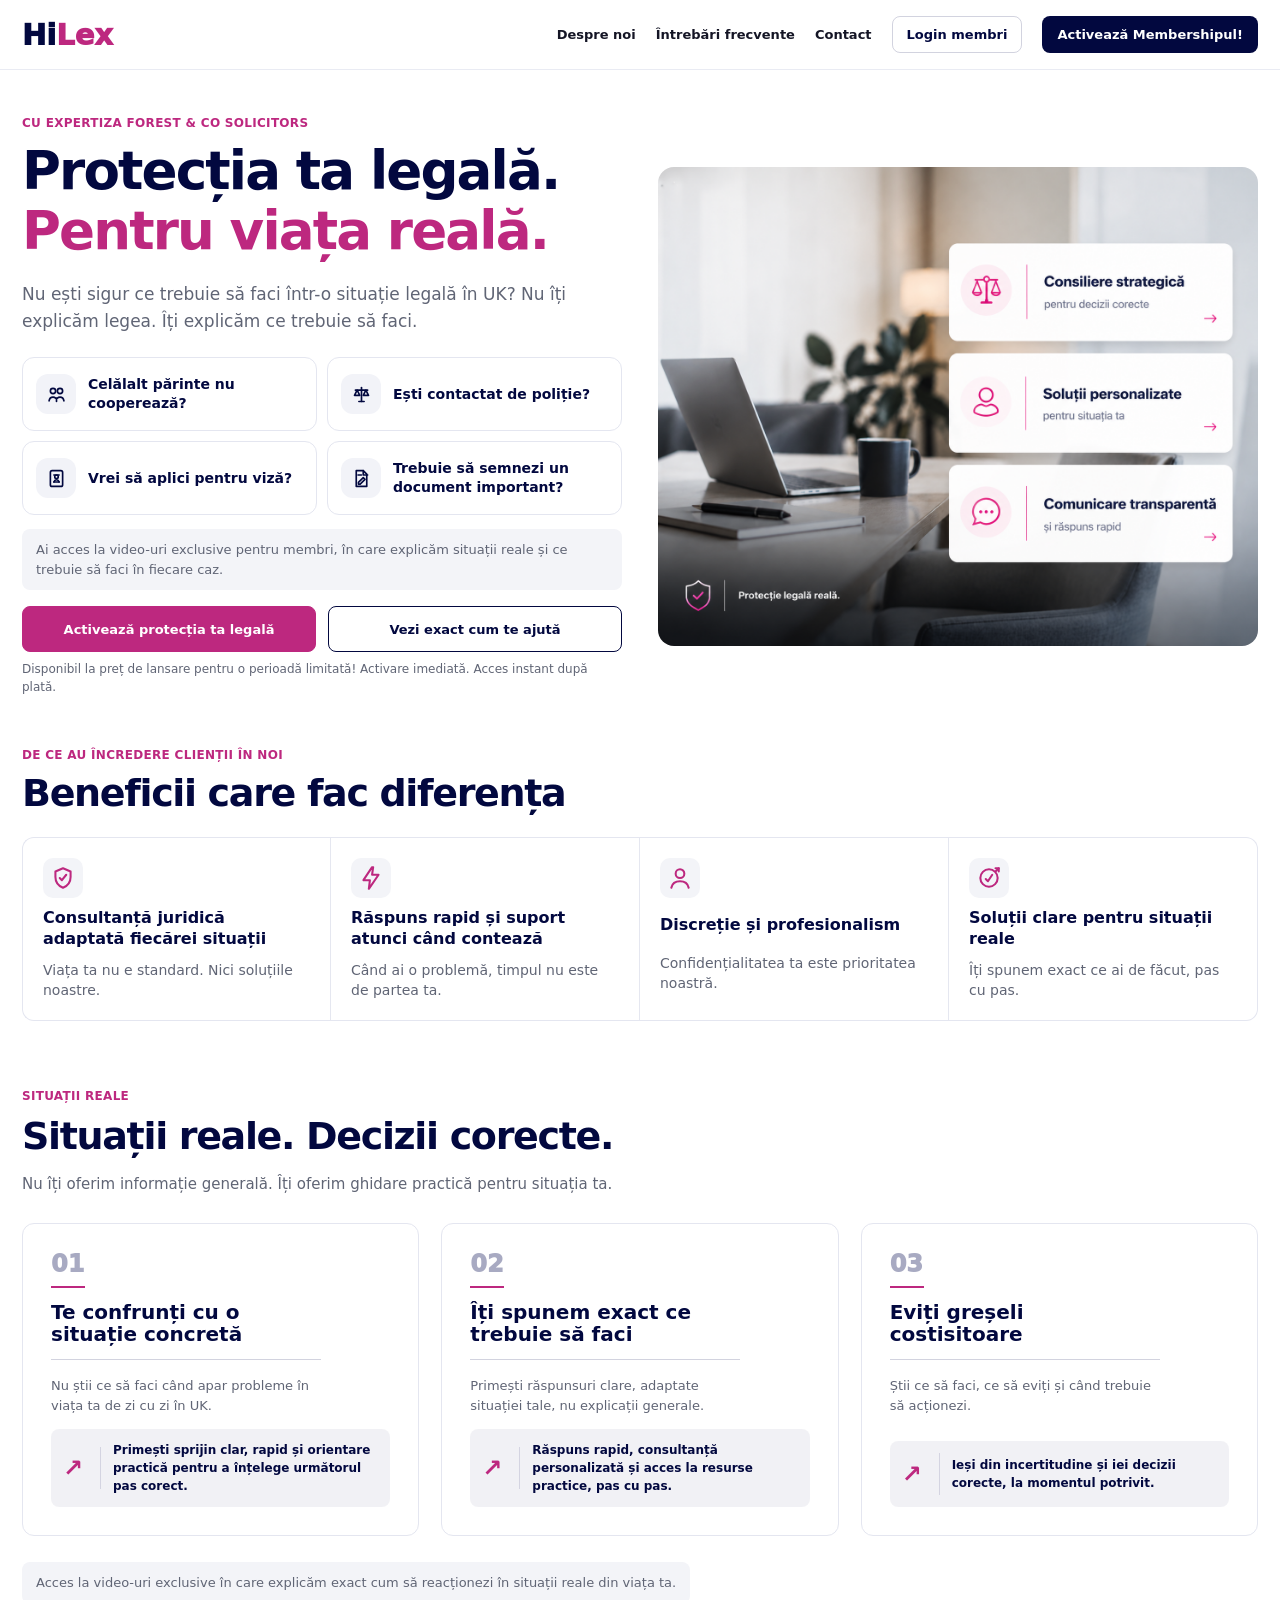
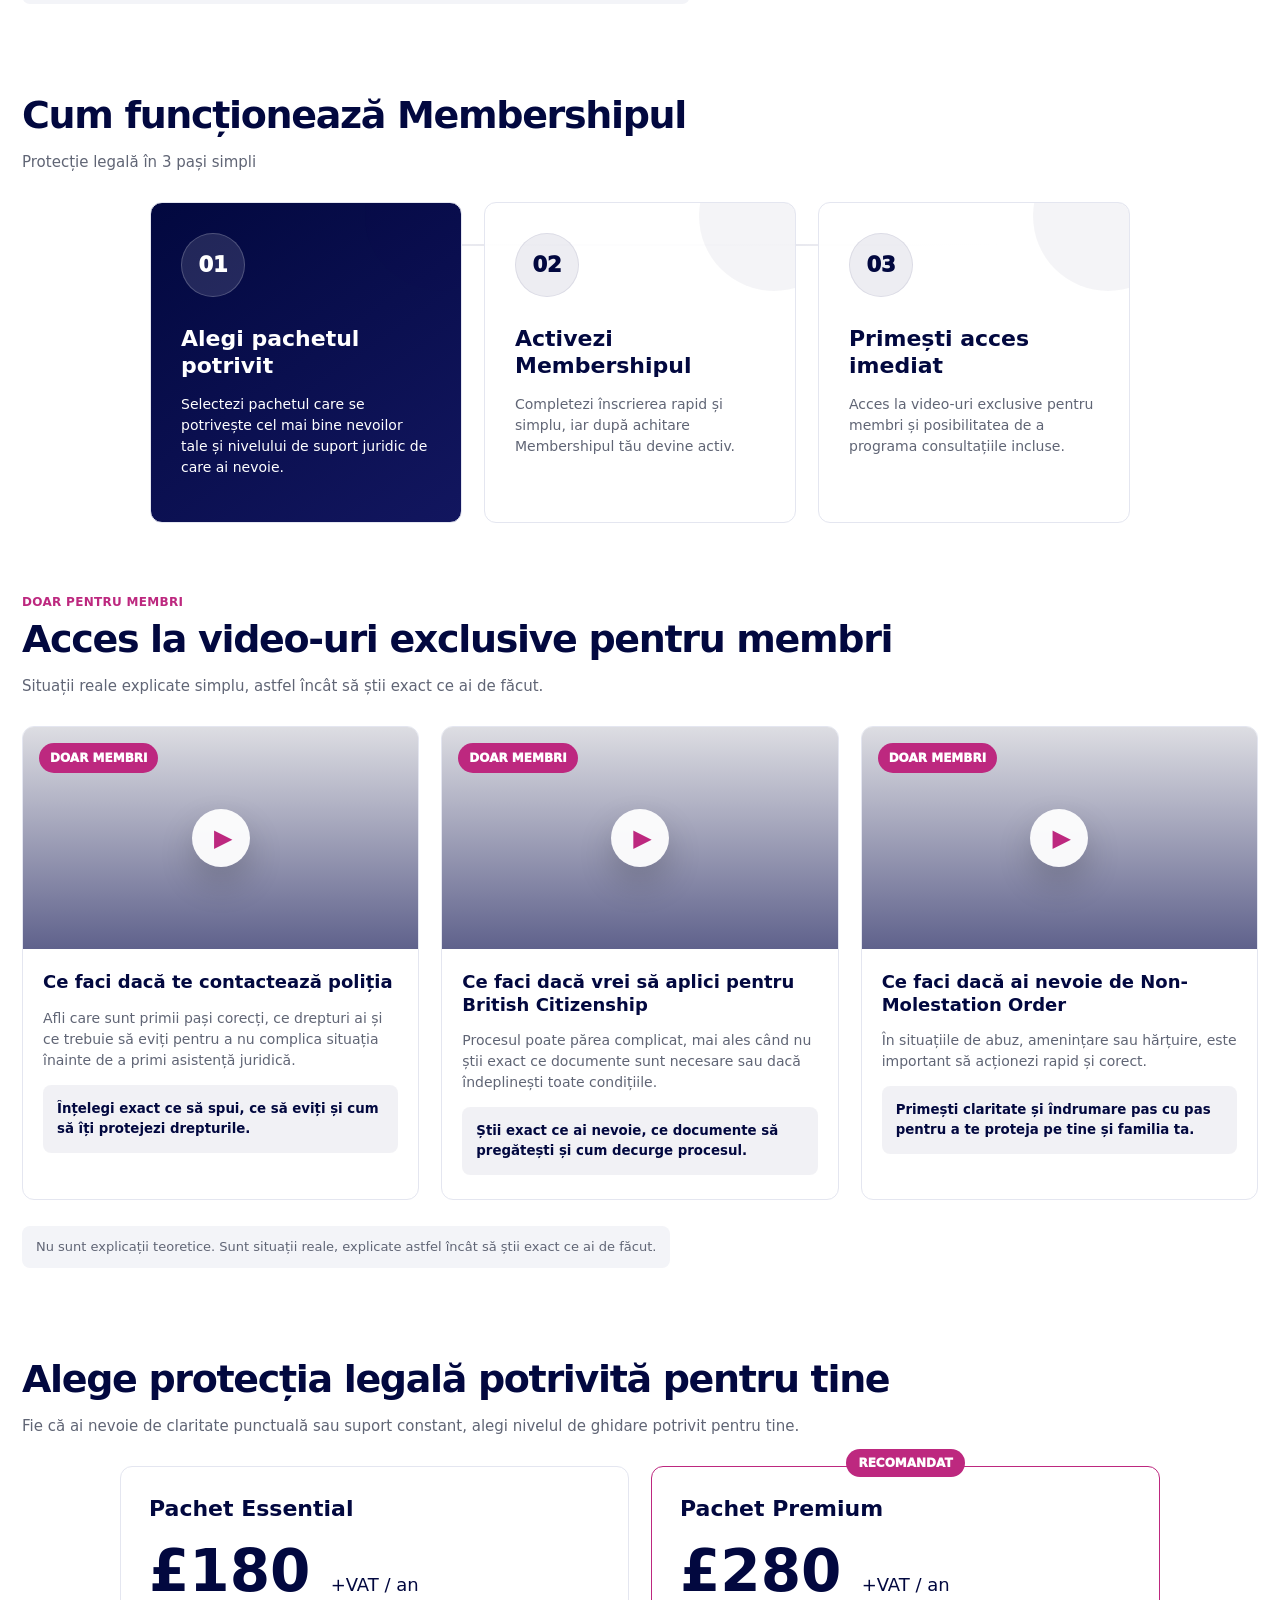
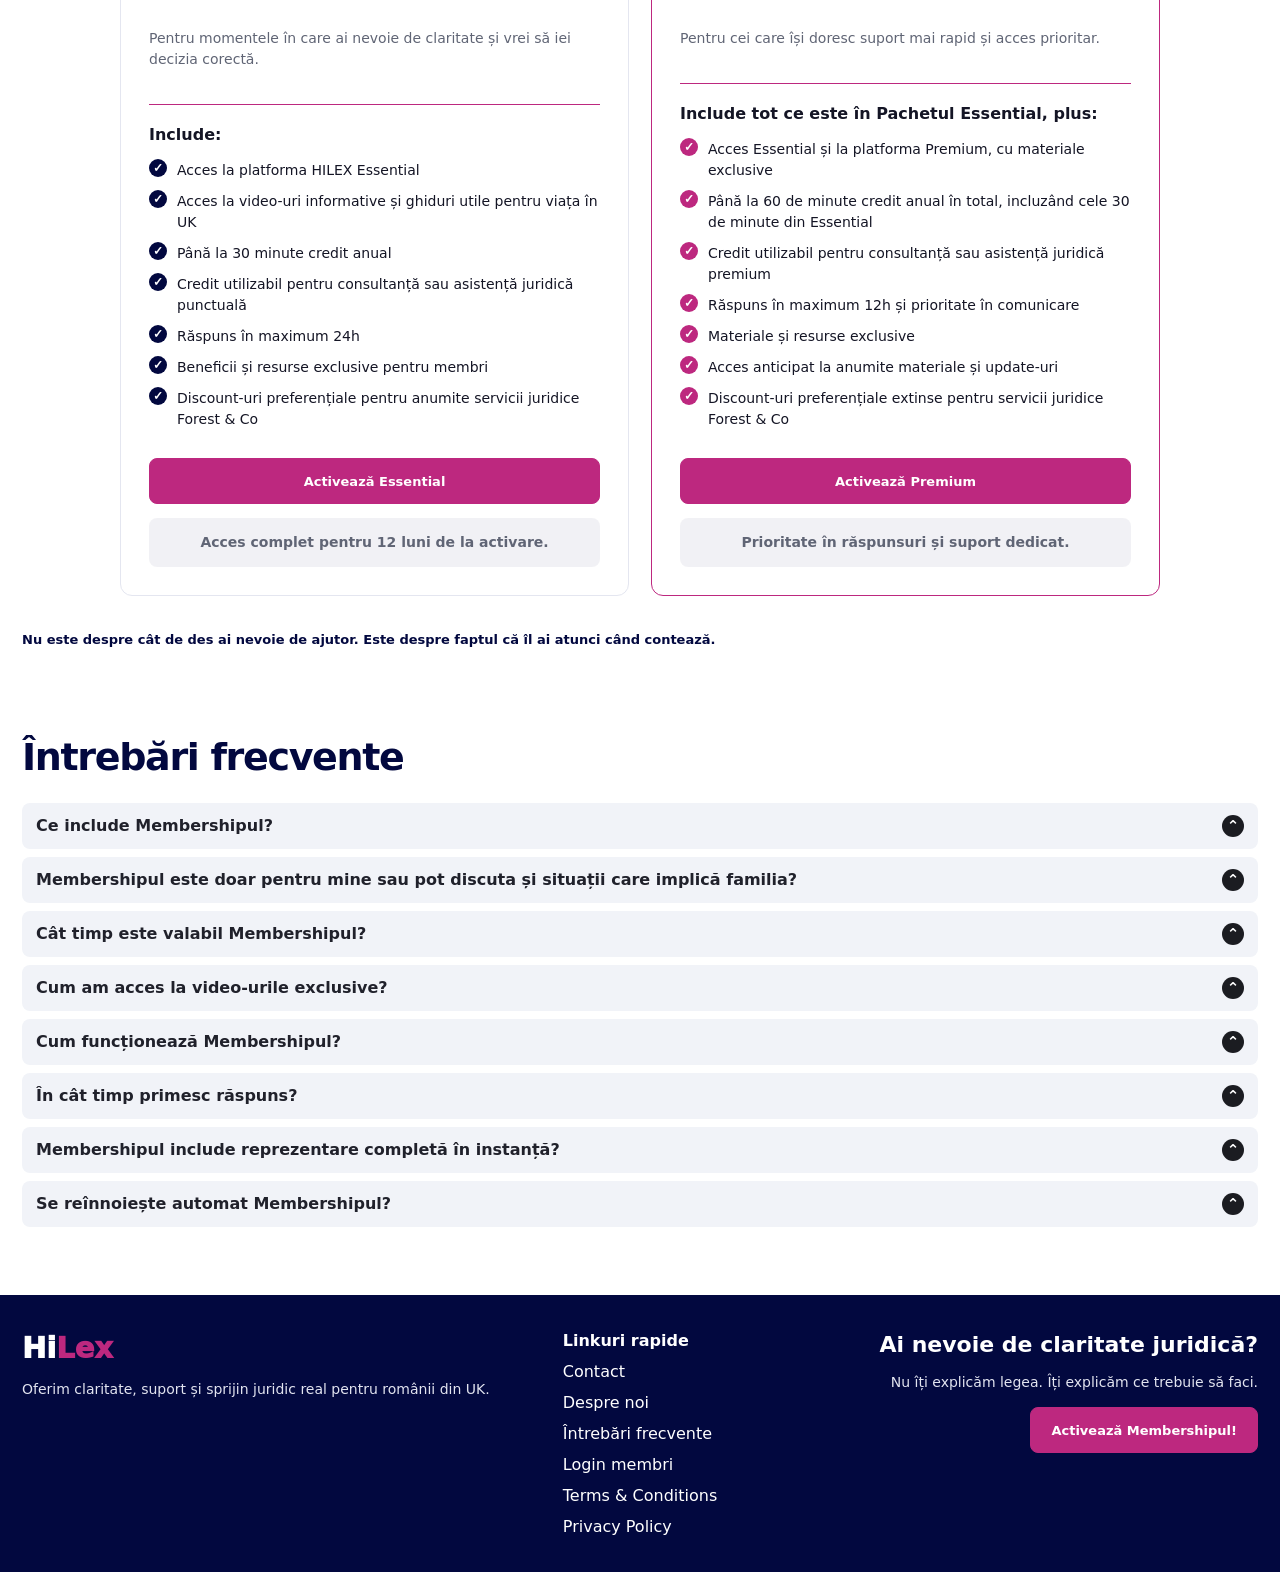
<file: index.html>
<!doctype html>
<html lang="ro">
  <head>
    <meta charset="utf-8" />
    <meta name="viewport" content="width=device-width, initial-scale=1" />
    <title>HILEX - Protecția ta legală</title>
    <meta
      name="description"
      content="Protecția ta legală. Pentru viața reală. HILEX oferă video-uri exclusive și ghidare practică pentru românii din UK."
    />
    <link rel="stylesheet" href="styles.css" />
    <link rel="stylesheet" href="home.css" />
  </head>
  <body>
    <header class="site-header">
      <a class="brand" href="#">Hi<span>Lex</span></a>
      <nav>
        <a href="about.html">Despre noi</a>
        <a href="#faq">Întrebări frecvente</a>
        <a href="contact.html">Contact</a>
        <a class="header-login" href="https://membersaccess.hilex.co.uk/login">Login membri</a>
        <a class="header-cta" href="#pachete">Activează Membershipul!</a>
      </nav>
    </header>

    <main>
      <section class="hero">
        <div class="hero-copy">
          <p class="kicker">Cu expertiza Forest & Co Solicitors</p>
          <h1><span class="line-one">Protecția ta legală.</span><span class="line-two">Pentru viața reală.</span></h1>
          <p class="lead">
            Nu ești sigur ce trebuie să faci într-o situație legală în UK?
            Nu îți explicăm legea. Îți explicăm ce trebuie să faci.
          </p>

          <div class="problem-grid">
            <article>
              <span class="icon" aria-hidden="true">
                <svg viewBox="0 0 24 24"><path d="M16 11c1.7 0 3-1.3 3-3s-1.3-3-3-3-3 1.3-3 3 1.3 3 3 3Z"/><path d="M8 11c1.7 0 3-1.3 3-3S9.7 5 8 5 5 6.3 5 8s1.3 3 3 3Z"/><path d="M3.5 19.2c.5-2.8 2.2-4.2 4.5-4.2 1.2 0 2.2.4 3 1.2"/><path d="M20.5 19.2c-.5-2.8-2.2-4.2-4.5-4.2-1.2 0-2.2.4-3 1.2"/><path d="M12 20v-3.8"/></svg>
              </span>
              <strong>Celălalt părinte nu cooperează?</strong>
            </article>
            <article>
              <span class="icon" aria-hidden="true">
                <svg viewBox="0 0 24 24"><path d="M12 4v16"/><path d="M5 7h14"/><path d="M7 7 4 13h6L7 7Z"/><path d="m17 7-3 6h6l-3-6Z"/><path d="M9 20h6"/></svg>
              </span>
              <strong>Ești contactat de poliție?</strong>
            </article>
            <article>
              <span class="icon" aria-hidden="true">
                <svg viewBox="0 0 24 24"><rect x="5" y="3" width="14" height="18" rx="2"/><path d="M9 8h6"/><path d="M9 16h6"/><path d="M12 12a2 2 0 1 0 0-4 2 2 0 0 0 0 4Z"/><path d="M9 16c.5-1.7 1.5-2.6 3-2.6s2.5.9 3 2.6"/></svg>
              </span>
              <strong>Vrei să aplici pentru viză?</strong>
            </article>
            <article>
              <span class="icon" aria-hidden="true">
                <svg viewBox="0 0 24 24"><path d="M6 3h8l4 4v14H6V3Z"/><path d="M14 3v5h5"/><path d="M8.5 16.5 14 11l2 2-5.5 5.5H8.5v-2Z"/><path d="M8 8h4"/></svg>
              </span>
              <strong>Trebuie să semnezi un document important?</strong>
            </article>
          </div>

          <p class="member-note">
            Ai acces la video-uri exclusive pentru membri, în care explicăm situații reale și ce trebuie să faci în fiecare caz.
          </p>

          <div class="actions">
            <a class="button primary" href="#pachete">Activează protecția ta legală</a>
            <a class="button secondary" href="#continut">Vezi exact cum te ajută</a>
          </div>
          <p class="launch-note">Disponibil la preț de lansare pentru o perioadă limitată! Activare imediată. Acces instant după plată.</p>
        </div>

        <aside class="hero-media">
          <div class="media-card">
            <div class="media-image"></div>
            <span class="floating-note note-one" data-icon="scale"><strong>Consiliere strategică</strong> pentru decizii corecte</span>
            <span class="floating-note note-two" data-icon="person"><strong>Soluții personalizate</strong> pentru situația ta</span>
            <span class="floating-note note-three" data-icon="chat"><strong>Comunicare transparentă</strong> și răspuns rapid</span>
          </div>
        </aside>
      </section>

      <section class="trust-strip">
        <div class="trust-title">
          <span>De ce au încredere clienții în noi</span>
          <h2>Beneficii care fac diferența</h2>
        </div>
        <article>
          <span class="trust-icon" aria-hidden="true">
            <svg viewBox="0 0 24 24"><path d="M12 3 19 6v5c0 4.5-2.8 8.2-7 10-4.2-1.8-7-5.5-7-10V6l7-3Z"/><path d="m9 12 2 2 4-5"/></svg>
          </span>
          <strong>Consultanță juridică adaptată fiecărei situații</strong>
          <p>Viața ta nu e standard. Nici soluțiile noastre.</p>
        </article>
        <article>
          <span class="trust-icon" aria-hidden="true">
            <svg viewBox="0 0 24 24"><path d="m13 2-8 12h6l-1 8 9-13h-6l1-7Z"/></svg>
          </span>
          <strong>Răspuns rapid și suport atunci când contează</strong>
          <p>Când ai o problemă, timpul nu este de partea ta.</p>
        </article>
        <article>
          <span class="trust-icon" aria-hidden="true">
            <svg viewBox="0 0 24 24"><path d="M12 12a4 4 0 1 0 0-8 4 4 0 0 0 0 8Z"/><path d="M4 21c.8-4 3.4-6 8-6s7.2 2 8 6"/></svg>
          </span>
          <strong>Discreție și profesionalism</strong>
          <p>Confidențialitatea ta este prioritatea noastră.</p>
        </article>
        <article>
          <span class="trust-icon" aria-hidden="true">
            <svg viewBox="0 0 24 24"><circle cx="12" cy="12" r="8"/><path d="m15 9-4 6-2-2"/><path d="M18 6l3-3"/><path d="M18 3h3v3"/></svg>
          </span>
          <strong>Soluții clare pentru situații reale</strong>
          <p>Îți spunem exact ce ai de făcut, pas cu pas.</p>
        </article>
      </section>

      <section class="section centered" id="continut">
        <p class="mini-label">Situații reale</p>
        <h2>Situații reale. Decizii corecte.</h2>
        <p class="muted">Nu îți oferim informație generală. Îți oferim ghidare practică pentru situația ta.</p>
        <div class="situation-grid">
          <article class="info-card">
            <span class="card-number">01</span>
            <h3>Te confrunți cu o situație concretă</h3>
            <p>Nu știi ce să faci când apar probleme în viața ta de zi cu zi în UK.</p>
            <strong><span>↗</span>Primești sprijin clar, rapid și orientare practică pentru a înțelege următorul pas corect.</strong>
          </article>
          <article class="info-card emphasized">
            <span class="card-number">02</span>
            <h3>Îți spunem exact ce trebuie să faci</h3>
            <p>Primești răspunsuri clare, adaptate situației tale, nu explicații generale.</p>
            <strong><span>↗</span>Răspuns rapid, consultanță personalizată și acces la resurse practice, pas cu pas.</strong>
          </article>
          <article class="info-card">
            <span class="card-number">03</span>
            <h3>Eviți greșeli costisitoare</h3>
            <p>Știi ce să faci, ce să eviți și când trebuie să acționezi.</p>
            <strong><span>↗</span>Ieși din incertitudine și iei decizii corecte, la momentul potrivit.</strong>
          </article>
        </div>
        <p class="member-note slim">Acces la video-uri exclusive în care explicăm exact cum să reacționezi în situații reale din viața ta.</p>
      </section>

      <section class="section centered soft" id="despre">
        <h2>Cum funcționează Membershipul</h2>
        <p class="muted">Protecție legală în 3 pași simpli</p>
        <div class="steps-grid">
          <article class="step active">
            <span>01</span>
            <h3>Alegi pachetul potrivit</h3>
            <p>Selectezi pachetul care se potrivește cel mai bine nevoilor tale și nivelului de suport juridic de care ai nevoie.</p>
          </article>
          <article class="step">
            <span>02</span>
            <h3>Activezi Membershipul</h3>
            <p>Completezi înscrierea rapid și simplu, iar după achitare Membershipul tău devine activ.</p>
          </article>
          <article class="step">
            <span>03</span>
            <h3>Primești acces imediat</h3>
            <p>Acces la video-uri exclusive pentru membri și posibilitatea de a programa consultațiile incluse.</p>
          </article>
        </div>
      </section>

      <section class="section centered">
        <span class="mini-label">Doar pentru membri</span>
        <h2>Acces la video-uri exclusive pentru membri</h2>
        <p class="muted">Situații reale explicate simplu, astfel încât să știi exact ce ai de făcut.</p>
        <div class="video-grid">
          <article class="video-card">
            <button class="video-thumb police video-preview" type="button" aria-haspopup="dialog" aria-controls="member-modal">
              <span>▶</span><b>Doar membri</b>
            </button>
            <h3>Ce faci dacă te contactează poliția</h3>
            <p>Afli care sunt primii pași corecți, ce drepturi ai și ce trebuie să eviți pentru a nu complica situația înainte de a primi asistență juridică.</p>
            <small>Înțelegi exact ce să spui, ce să eviți și cum să îți protejezi drepturile.</small>
          </article>
          <article class="video-card">
            <button class="video-thumb citizenship video-preview" type="button" aria-haspopup="dialog" aria-controls="member-modal">
              <span>▶</span><b>Doar membri</b>
            </button>
            <h3>Ce faci dacă vrei să aplici pentru British Citizenship</h3>
            <p>Procesul poate părea complicat, mai ales când nu știi exact ce documente sunt necesare sau dacă îndeplinești toate condițiile.</p>
            <small>Știi exact ce ai nevoie, ce documente să pregătești și cum decurge procesul.</small>
          </article>
          <article class="video-card">
            <button class="video-thumb protection video-preview" type="button" aria-haspopup="dialog" aria-controls="member-modal">
              <span>▶</span><b>Doar membri</b>
            </button>
            <h3>Ce faci dacă ai nevoie de Non-Molestation Order</h3>
            <p>În situațiile de abuz, amenințare sau hărțuire, este important să acționezi rapid și corect.</p>
            <small>Primești claritate și îndrumare pas cu pas pentru a te proteja pe tine și familia ta.</small>
          </article>
        </div>
        <p class="member-note slim">Nu sunt explicații teoretice. Sunt situații reale, explicate astfel încât să știi exact ce ai de făcut.</p>
      </section>

      <section class="section centered" id="pachete">
        <h2>Alege protecția legală potrivită pentru tine</h2>
        <p class="muted">Fie că ai nevoie de claritate punctuală sau suport constant, alegi nivelul de ghidare potrivit pentru tine.</p>
        <div class="pricing-grid">
          <form class="price-card" action="https://membersaccess.hilex.co.uk/api/stripe/checkout" method="POST">
            <h3>Pachet Essential</h3>
            <div class="price">£180 <span>+VAT / an</span></div>
            <p>Pentru momentele în care ai nevoie de claritate și vrei să iei decizia corectă.</p>
            <hr />
            <strong>Include:</strong>
            <ul>
              <li>Acces la platforma HILEX Essential</li>
              <li>Acces la video-uri informative și ghiduri utile pentru viața în UK</li>
              <li>Până la 30 minute credit anual</li>
              <li>Credit utilizabil pentru consultanță sau asistență juridică punctuală</li>
              <li>Răspuns în maximum 24h</li>
              <li>Beneficii și resurse exclusive pentru membri</li>
              <li>Discount-uri preferențiale pentru anumite servicii juridice Forest & Co</li>
            </ul>
            <input type="hidden" name="plan" value="basic" />
            <button class="button primary" type="submit">Activează Essential</button>
            <p class="small-note">Acces complet pentru 12 luni de la activare.</p>
          </form>

          <form class="price-card recommended" action="https://membersaccess.hilex.co.uk/api/stripe/checkout" method="POST">
            <span class="recommended-label">RECOMANDAT</span>
            <h3>Pachet Premium</h3>
            <div class="price">£280 <span>+VAT / an</span></div>
            <p>Pentru cei care își doresc suport mai rapid și acces prioritar.</p>
            <hr />
            <strong>Include tot ce este în Pachetul Essential, plus:</strong>
            <ul>
              <li>Acces Essential și la platforma Premium, cu materiale exclusive</li>
              <li>Până la 60 de minute credit anual în total, incluzând cele 30 de minute din Essential</li>
              <li>Credit utilizabil pentru consultanță sau asistență juridică premium</li>
              <li>Răspuns în maximum 12h și prioritate în comunicare</li>
              <li>Materiale și resurse exclusive</li>
              <li>Acces anticipat la anumite materiale și update-uri</li>
              <li>Discount-uri preferențiale extinse pentru servicii juridice Forest & Co</li>
            </ul>
            <input type="hidden" name="plan" value="premium" />
            <button class="button primary" type="submit">Activează Premium</button>
            <p class="small-note">Prioritate în răspunsuri și suport dedicat.</p>
          </form>
        </div>
        <p class="closing-line">Nu este despre cât de des ai nevoie de ajutor. Este despre faptul că îl ai atunci când contează.</p>
      </section>

      <section class="section centered faq" id="faq">
        <h2>Întrebări frecvente</h2>
        <div class="faq-list">
          <details class="faq-item include">
            <summary>Ce include Membershipul?</summary>
            <p>Membershipul include acces la platforma HILEX, video-uri exclusive pentru membri, ghiduri utile și credit anual pentru consultanță sau asistență juridică, în funcție de pachetul ales.</p>
          </details>
          <details class="faq-item family">
            <summary>Membershipul este doar pentru mine sau pot discuta și situații care implică familia?</summary>
            <p>Membershipul este individual, dar poate fi folosit pentru situații care te implică pe tine sau familia apropiată.</p>
          </details>
          <details class="faq-item calendar">
            <summary>Cât timp este valabil Membershipul?</summary>
            <p>Accesul este valabil 12 luni de la activare.</p>
          </details>
          <details class="faq-item video">
            <summary>Cum am acces la video-urile exclusive?</summary>
            <p>După activare, primești acces în platforma membrilor, unde poți urmări video-urile și materialele disponibile pentru pachetul tău.</p>
          </details>
          <details class="faq-item process">
            <summary>Cum funcționează Membershipul?</summary>
            <p>Alegi pachetul, achiți prin Stripe, primești emailul pentru setarea parolei și intri în platforma membrilor.</p>
          </details>
          <details class="faq-item time">
            <summary>În cât timp primesc răspuns?</summary>
            <p>Pentru solicitările trimise prin Membership, răspunsul este oferit în maximum 24h pentru Essential și în maximum 12h pentru Premium, cu prioritate în comunicare.</p>
          </details>
          <details class="faq-item court">
            <summary>Membershipul include reprezentare completă în instanță?</summary>
            <p>Nu. Membershipul include ghidare, resurse și credit pentru consultanță sau asistență juridică. Reprezentarea completă în instanță se discută separat, în funcție de caz.</p>
          </details>
          <details class="faq-item renewal">
            <summary>Se reînnoiește automat Membershipul?</summary>
            <p>Membershipul este anual. Detaliile despre reînnoire și plată sunt comunicate în procesul de achiziție și în contul tău de membru.</p>
          </details>
        </div>
      </section>
    </main>

    <footer class="footer" id="contact">
      <div>
        <a class="brand" href="#">Hi<span>Lex</span></a>
        <p>Oferim claritate, suport și sprijin juridic real pentru românii din UK.</p>
      </div>
      <div>
        <strong>Linkuri rapide</strong>
        <a href="contact.html">Contact</a>
        <a href="about.html">Despre noi</a>
        <a href="#faq">Întrebări frecvente</a>
        <a href="https://membersaccess.hilex.co.uk/login">Login membri</a>
        <a href="terms-and-conditions.html" lang="en">Terms &amp; Conditions</a>
        <a href="privacy-policy.html" lang="en">Privacy Policy</a>
      </div>
      <div class="footer-cta">
        <h3>Ai nevoie de claritate juridică?</h3>
        <p>Nu îți explicăm legea. Îți explicăm ce trebuie să faci.</p>
        <a class="button primary" href="#pachete">Activează Membershipul!</a>
      </div>
    </footer>

    <div class="modal-overlay" id="member-modal" role="dialog" aria-modal="true" aria-labelledby="member-modal-title" aria-hidden="true">
      <div class="member-modal" role="document">
        <button class="modal-close" type="button" aria-label="Închide">×</button>
        <span class="modal-icon" aria-hidden="true">▶</span>
        <p class="mini-label">Conținut exclusiv</p>
        <h2 id="member-modal-title">Acest video este disponibil în platforma membrilor.</h2>
        <p>Activează Membershipul HILEX ca să ai acces la explicații practice, ghiduri și resurse create pentru situații reale din UK.</p>
        <div class="modal-actions">
          <a class="button primary modal-cta" href="#pachete">Vezi pachetele de Membership</a>
          <button class="button secondary modal-secondary" type="button">Revin la pagină</button>
        </div>
      </div>
    </div>

    <script>
      const memberModal = document.querySelector("#member-modal");
      const modalCloseButtons = memberModal.querySelectorAll(".modal-close, .modal-secondary, .modal-cta");
      const videoPreviewButtons = document.querySelectorAll(".video-preview");
      let lastFocusedElement = null;

      function openMemberModal(event) {
        lastFocusedElement = event.currentTarget;
        memberModal.setAttribute("aria-hidden", "false");
        document.body.classList.add("modal-open");
        memberModal.querySelector(".modal-close").focus();
      }

      function closeMemberModal() {
        memberModal.setAttribute("aria-hidden", "true");
        document.body.classList.remove("modal-open");
        if (lastFocusedElement) {
          lastFocusedElement.focus();
        }
      }

      videoPreviewButtons.forEach((button) => {
        button.addEventListener("click", openMemberModal);
      });

      modalCloseButtons.forEach((button) => {
        button.addEventListener("click", closeMemberModal);
      });

      memberModal.addEventListener("click", (event) => {
        if (event.target === memberModal) {
          closeMemberModal();
        }
      });

      document.addEventListener("keydown", (event) => {
        if (event.key === "Escape" && memberModal.getAttribute("aria-hidden") === "false") {
          closeMemberModal();
        }
      });
    </script>
  </body>
</html>
</file>
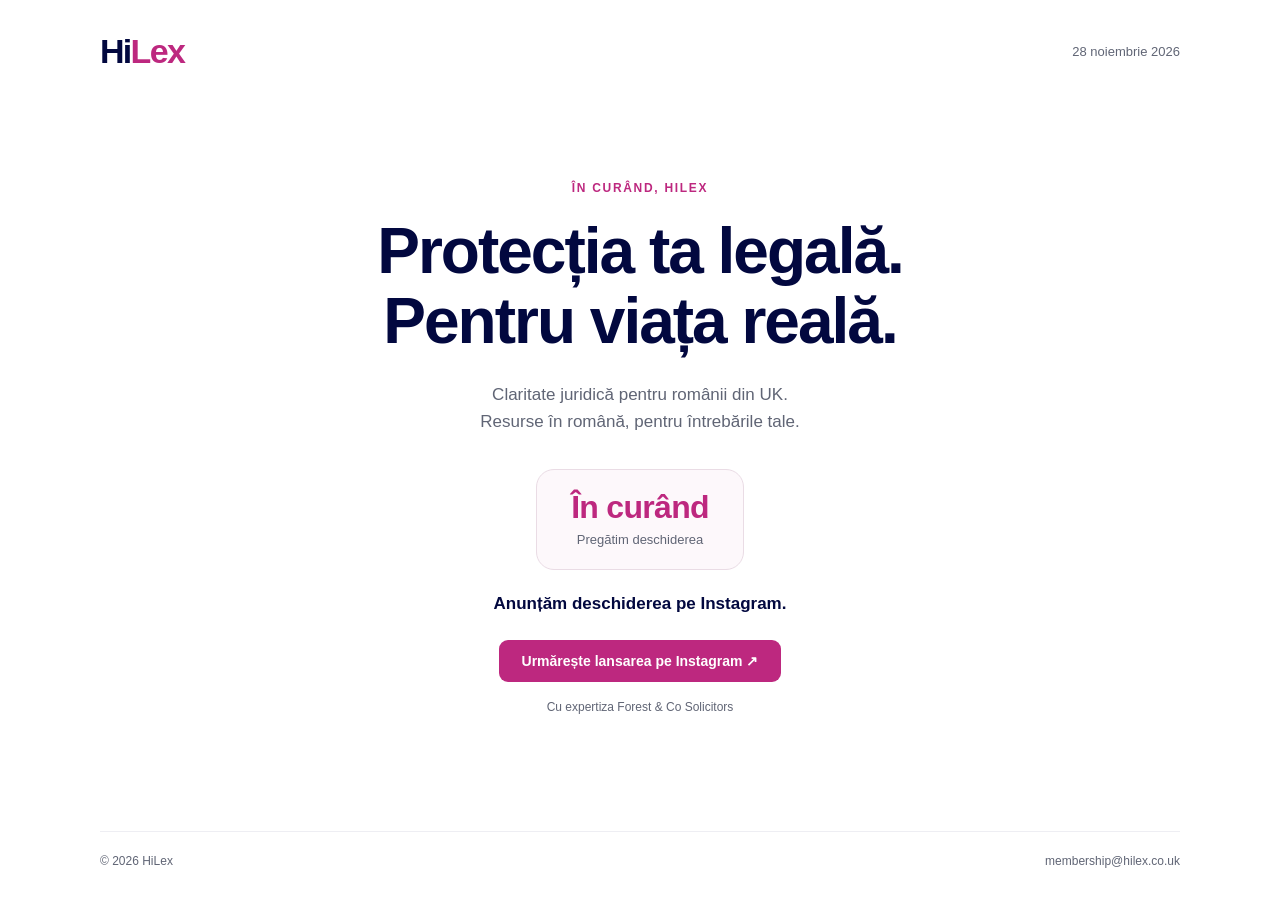
<file: prelaunch/index.html>
<!doctype html>
<html lang="ro">
<head>
<meta charset="utf-8">
<meta name="viewport" content="width=device-width, initial-scale=1">
<title>HiLex — Ne vedem pe 28 noiembrie</title>
<meta name="description" content="Claritate juridică pentru românii din UK. HiLex se lansează pe 28 noiembrie 2026. Resurse juridice în română, cu expertiza Forest & Co.">
<meta name="theme-color" content="#ffffff">
<style>
:root{color-scheme:light;--ink:#02083f;--pink:#bd287f;--muted:#606575}*{box-sizing:border-box}body{margin:0;background:#fff;color:var(--ink);font-family:-apple-system,BlinkMacSystemFont,"Segoe UI",sans-serif;-webkit-font-smoothing:antialiased}.page{min-height:100svh;max-width:1160px;margin:auto;padding:32px 40px;display:flex;flex-direction:column}header{display:flex;justify-content:space-between;align-items:center;gap:16px}.brand{font-size:34px;font-weight:800;letter-spacing:-1.7px}.brand span{color:var(--pink)}.date{font-size:13px;color:var(--muted)}main{flex:1;display:flex;flex-direction:column;align-items:center;justify-content:center;text-align:center;padding:65px 0 72px}.eyebrow{font-size:12px;font-weight:700;letter-spacing:1.7px;text-transform:uppercase;color:var(--pink);margin:0 0 22px}h1{font-size:clamp(36px,5.5vw,64px);line-height:1.09;letter-spacing:-2px;margin:0;font-weight:750}h1 span{display:block}.intro{font-size:17px;line-height:1.6;color:var(--muted);max-width:480px;margin:24px 0 0}.countdown{margin:34px 0 24px;min-width:174px;padding:21px 34px 22px;border:1px solid #eadce5;border-radius:18px;background:#fdf8fb}.number{font-size:72px;font-weight:750;line-height:1;letter-spacing:-3px;color:var(--pink);font-variant-numeric:tabular-nums}.unit{margin-top:9px;color:var(--muted);font-size:13px}.launch-date{font-weight:650;font-size:17px;margin:0 0 26px}.follow{display:inline-flex;align-items:center;justify-content:center;padding:13px 23px;border-radius:9px;background:var(--pink);color:white;text-decoration:none;font-size:14px;font-weight:650}.follow:hover{background:#a92270}a:focus-visible{outline:3px solid var(--ink);outline-offset:5px}.expertise{font-size:12px;color:var(--muted);margin:18px 0 0}footer{padding-top:22px;border-top:1px solid #eeeef3;display:flex;justify-content:space-between;gap:16px;color:var(--muted);font-size:12px}footer a{color:inherit;text-decoration:none}footer a:hover{text-decoration:underline}.countdown.today{max-width:330px}.today .number{font-size:32px;letter-spacing:-.7px} @media(max-width:600px){.page{padding:23px 22px}header .date{font-size:11px}.brand{font-size:30px}main{padding:50px 0}h1{letter-spacing:-1.3px}.intro{font-size:15px;max-width:320px}.countdown{margin-top:28px}.launch-date{font-size:16px}footer{flex-direction:column;align-items:center;text-align:center;gap:12px}.expertise{font-size:11px}}
</style>
</head>
<body>
<div class="page">
<header><div class="brand" aria-label="HiLex">Hi<span>Lex</span></div><span class="date">28 noiembrie 2026</span></header>
<main>
<p class="eyebrow">În curând, HiLex</p>
<h1>Protecția ta legală.<span>Pentru viața reală.</span></h1>
<p class="intro">Claritate juridică pentru românii din UK.<br>Resurse în română, pentru întrebările tale.</p>
<div class="countdown" id="countdown" role="status" aria-live="polite"><div class="number" id="days">28</div><div class="unit" id="unit">noiembrie · ziua lansării</div></div>
<p class="launch-date" id="launch-label">Ne vedem pe 28 noiembrie.</p>
<a class="follow" href="https://www.instagram.com/hilex.uk/" target="_blank" rel="noopener noreferrer">Urmărește lansarea pe Instagram ↗</a>
<p class="expertise">Cu expertiza Forest &amp; Co Solicitors</p>
</main>
<footer><span>© 2026 HiLex</span><a href="mailto:membership@hilex.co.uk">membership@hilex.co.uk</a></footer>
</div>
<script>
// Calendar-day countdown in the UK. Opening is always a manual deployment.
function updateCountdown(now = new Date()) {
 const parts = new Intl.DateTimeFormat('en-GB',{timeZone:'Europe/London',year:'numeric',month:'2-digit',day:'2-digit'}).formatToParts(now);
 const get = type => Number(parts.find(p => p.type === type).value);
 const today = Date.UTC(get('year'), get('month')-1, get('day'));
 const remaining = Math.max(0,Math.round((Date.UTC(2026,10,28)-today)/86400000));
 const number = document.getElementById('days');
 const unit = document.getElementById('unit');
 const card = document.getElementById('countdown');
 card.classList.toggle('today',remaining===0);
 number.textContent = remaining > 0 ? String(remaining).padStart(2,'0') : 'În curând';
 unit.textContent = remaining > 0 ? (remaining === 1 ? 'zi până la lansare' : 'zile până la lansare') : 'Pregătim deschiderea';
 document.getElementById('launch-label').textContent = remaining > 0 ? 'Ne vedem pe 28 noiembrie.' : 'Anunțăm deschiderea pe Instagram.';
}
updateCountdown();setInterval(updateCountdown,60000);
</script>
</body>
</html>
</file>
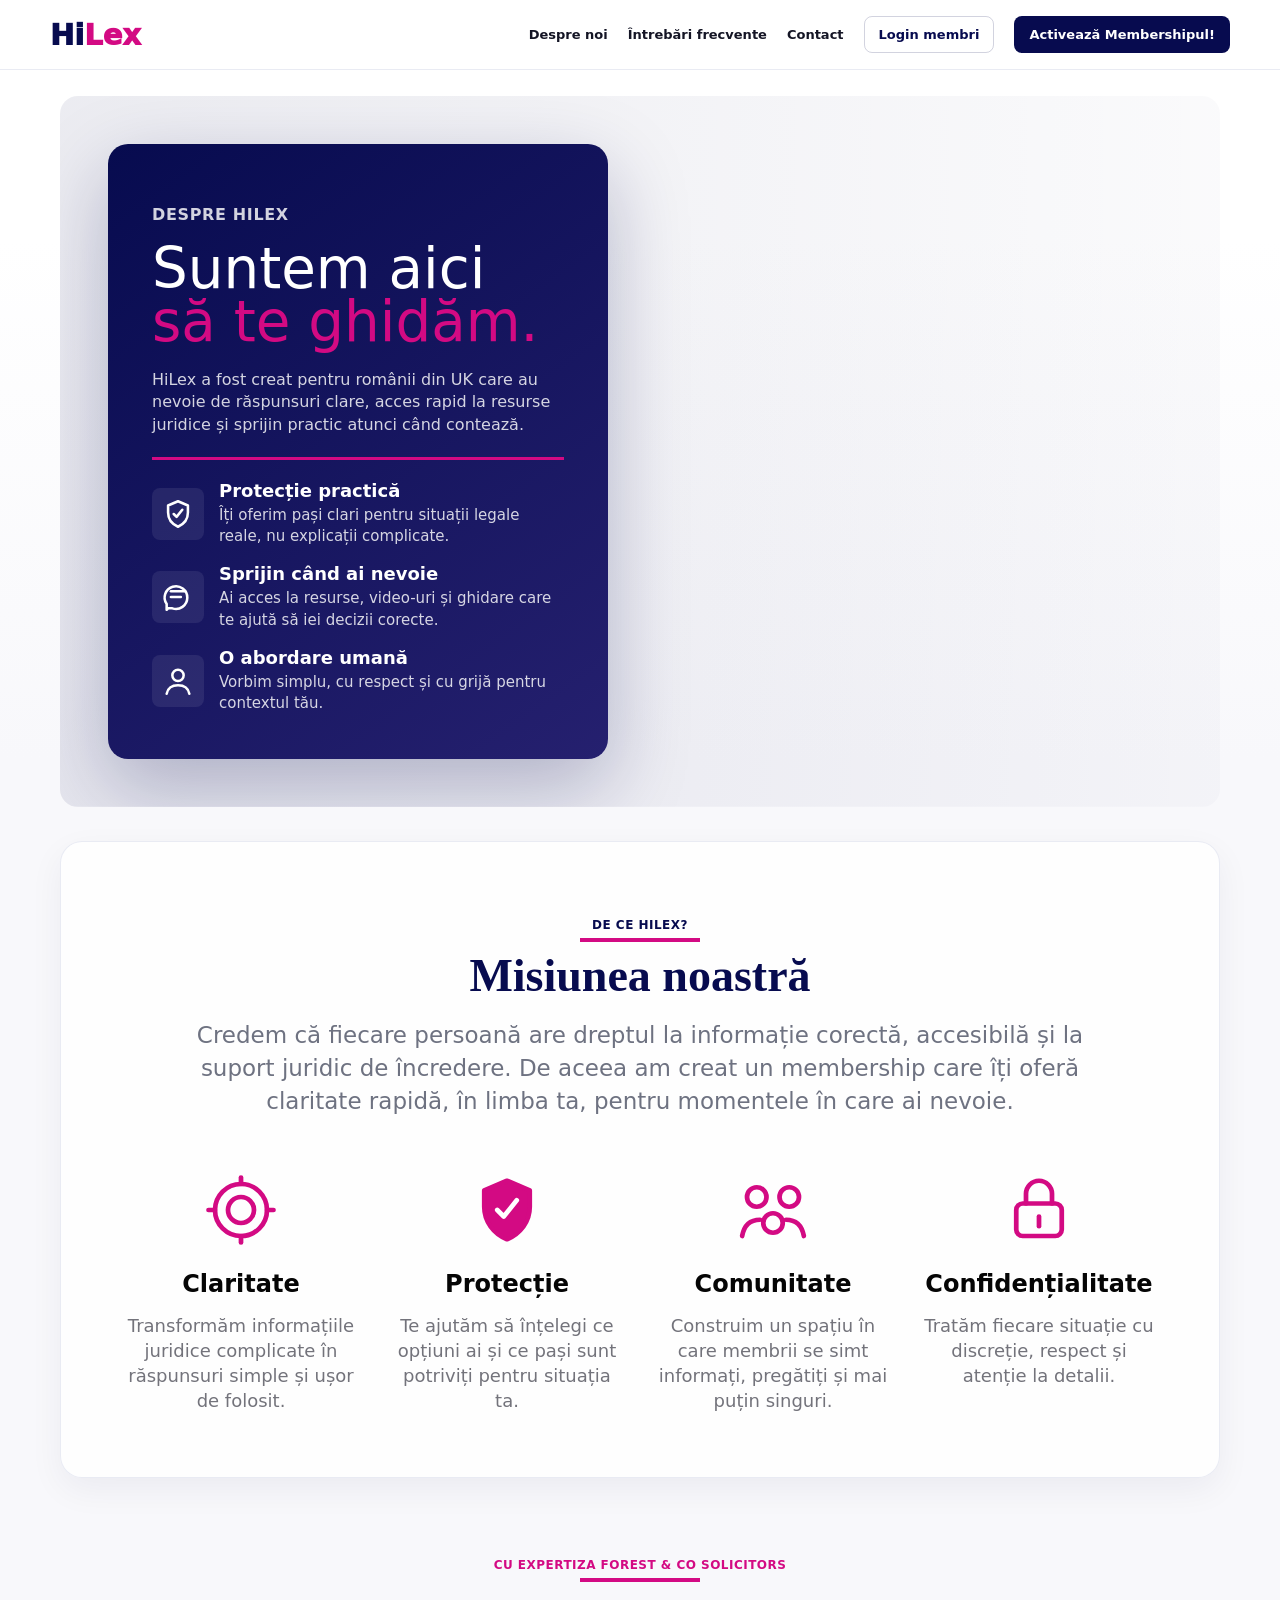
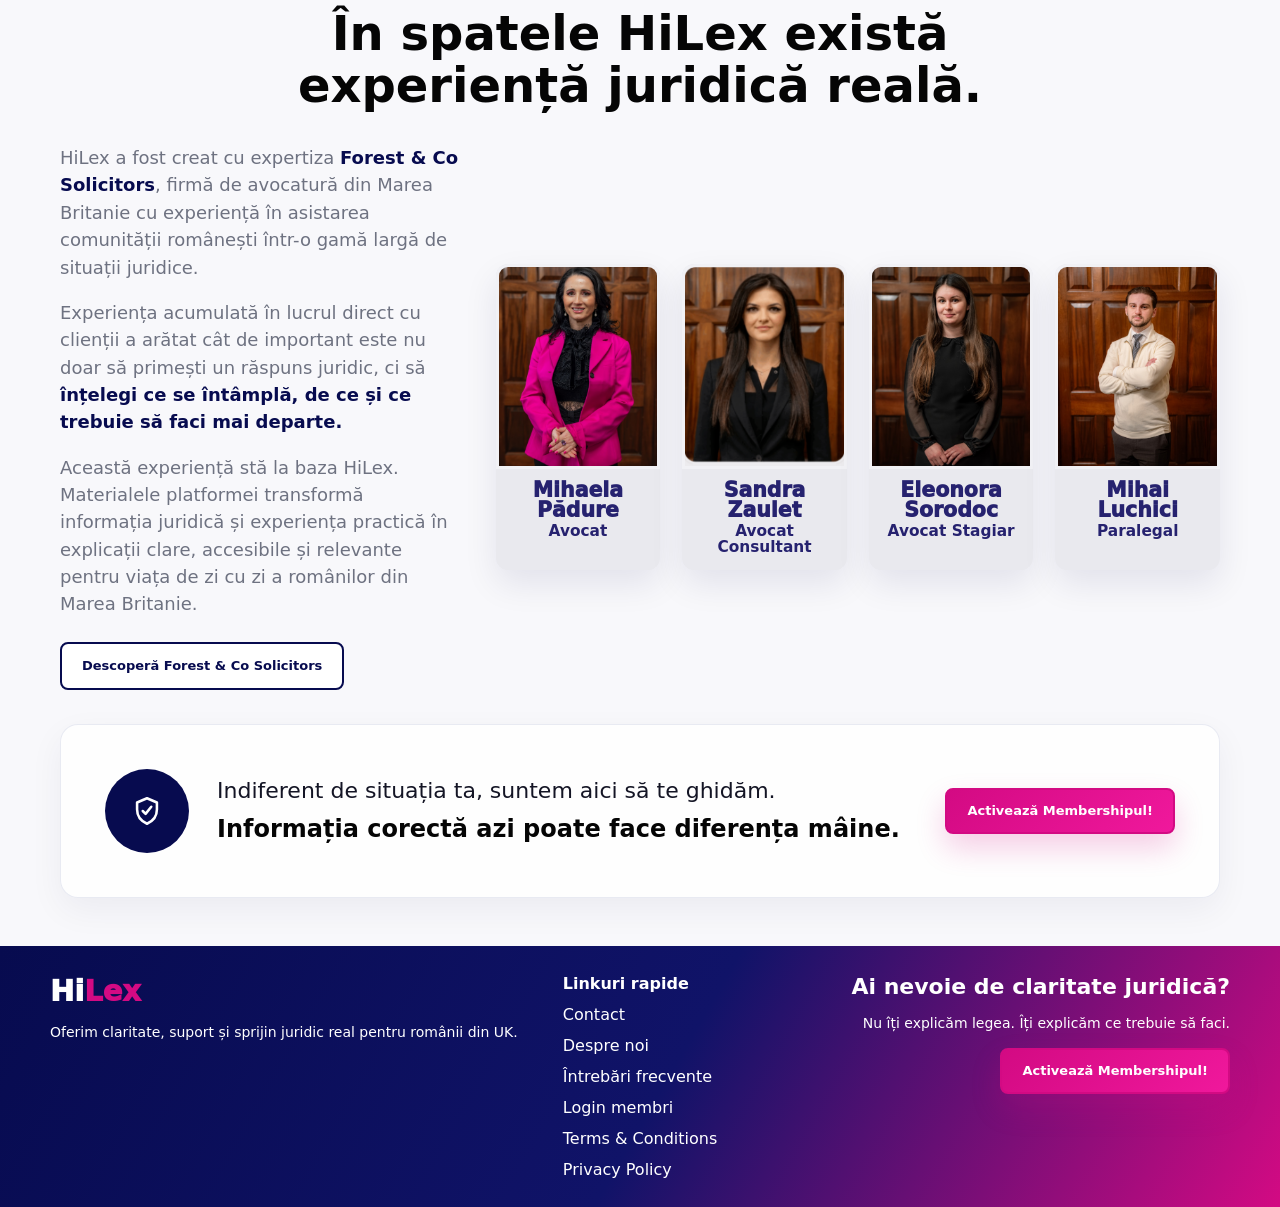
<file: about.html>
<!doctype html>
<html lang="ro">
  <head>
    <meta charset="utf-8" />
    <meta name="viewport" content="width=device-width, initial-scale=1" />
    <title>Despre HiLex - Protecție legală pentru viața reală</title>
    <meta
      name="description"
      content="HiLex este membershipul creat pentru românii din UK care au nevoie de claritate, ghidare practică și acces rapid la resurse juridice."
    />
    <link rel="stylesheet" href="styles.css" />
  </head>
  <body>
    <header class="site-header">
      <a class="brand" href="index.html">Hi<span>Lex</span></a>
      <nav>
        <a href="about.html">Despre noi</a>
        <a href="index.html#faq">Întrebări frecvente</a>
        <a href="contact.html">Contact</a>
        <a class="header-login" href="https://membersaccess.hilex.co.uk/login">Login membri</a>
        <a class="header-cta" href="index.html#pachete">Activează Membershipul!</a>
      </nav>
    </header>

    <main>
      <section class="about-hero">
        <div class="about-hero-image">
          <div class="about-hero-panel">
            <p class="mini-label">Despre HiLex</p>
            <h1>Suntem aici<br /><span>să te ghidăm.</span></h1>
            <p>
              HiLex a fost creat pentru românii din UK care au nevoie de răspunsuri clare,
              acces rapid la resurse juridice și sprijin practic atunci când contează.
            </p>
            <div class="about-panel-line"></div>
            <div class="about-proof-list">
              <article>
                <span class="about-proof-icon" aria-hidden="true">
                  <svg viewBox="0 0 24 24"><path d="M12 3 19 6v5c0 4.5-2.8 8.2-7 10-4.2-1.8-7-5.5-7-10V6l7-3Z"/><path d="m9 12 2 2 4-5"/></svg>
                </span>
                <div>
                  <strong>Protecție practică</strong>
                  <p>Îți oferim pași clari pentru situații legale reale, nu explicații complicate.</p>
                </div>
              </article>
              <article>
                <span class="about-proof-icon" aria-hidden="true">
                  <svg viewBox="0 0 24 24"><path d="M7 8h10"/><path d="M7 12h7"/><path d="M5 20 4 21v-4A8 8 0 1 1 8 20H5Z"/></svg>
                </span>
                <div>
                  <strong>Sprijin când ai nevoie</strong>
                  <p>Ai acces la resurse, video-uri și ghidare care te ajută să iei decizii corecte.</p>
                </div>
              </article>
              <article>
                <span class="about-proof-icon" aria-hidden="true">
                  <svg viewBox="0 0 24 24"><path d="M12 12a4 4 0 1 0 0-8 4 4 0 0 0 0 8Z"/><path d="M4 21c.8-4 3.4-6 8-6s7.2 2 8 6"/></svg>
                </span>
                <div>
                  <strong>O abordare umană</strong>
                  <p>Vorbim simplu, cu respect și cu grijă pentru contextul tău.</p>
                </div>
              </article>
            </div>
          </div>
        </div>
      </section>

      <section class="about-mission">
        <p class="mini-label">De ce HiLex?</p>
        <h2>Misiunea noastră</h2>
        <p class="about-section-lead">
          Credem că fiecare persoană are dreptul la informație corectă, accesibilă
          și la suport juridic de încredere. De aceea am creat un membership care
          îți oferă claritate rapidă, în limba ta, pentru momentele în care ai nevoie.
        </p>
        <div class="about-values-grid">
          <article>
            <span class="about-value-icon" aria-hidden="true">
              <svg viewBox="0 0 24 24"><circle cx="12" cy="12" r="8"/><circle cx="12" cy="12" r="4"/><path d="M12 4V2"/><path d="M20 12h2"/><path d="M12 22v-2"/><path d="M2 12h2"/></svg>
            </span>
            <h3>Claritate</h3>
            <p>Transformăm informațiile juridice complicate în răspunsuri simple și ușor de folosit.</p>
          </article>
          <article>
            <span class="about-value-icon solid" aria-hidden="true">
              <svg viewBox="0 0 24 24"><path d="M12 3 19 6v5c0 4.5-2.8 8.2-7 10-4.2-1.8-7-5.5-7-10V6l7-3Z"/><path d="m9 12 2 2 4-5"/></svg>
            </span>
            <h3>Protecție</h3>
            <p>Te ajutăm să înțelegi ce opțiuni ai și ce pași sunt potriviți pentru situația ta.</p>
          </article>
          <article>
            <span class="about-value-icon" aria-hidden="true">
              <svg viewBox="0 0 24 24"><path d="M7 11a3 3 0 1 0 0-6 3 3 0 0 0 0 6Z"/><path d="M17 11a3 3 0 1 0 0-6 3 3 0 0 0 0 6Z"/><path d="M12 19a3 3 0 1 0 0-6 3 3 0 0 0 0 6Z"/><path d="M2.5 20c.6-3.2 2.4-5 5.5-5"/><path d="M21.5 20c-.6-3.2-2.4-5-5.5-5"/></svg>
            </span>
            <h3>Comunitate</h3>
            <p>Construim un spațiu în care membrii se simt informați, pregătiți și mai puțin singuri.</p>
          </article>
          <article>
            <span class="about-value-icon" aria-hidden="true">
              <svg viewBox="0 0 24 24"><rect x="5" y="10" width="14" height="10" rx="2"/><path d="M8 10V7a4 4 0 0 1 8 0v3"/><path d="M12 14v3"/></svg>
            </span>
            <h3>Confidențialitate</h3>
            <p>Tratăm fiecare situație cu discreție, respect și atenție la detalii.</p>
          </article>
        </div>
      </section>

      <section class="about-expertise">
        <div class="about-expertise-heading">
          <p class="mini-label">Cu expertiza Forest &amp; Co Solicitors</p>
          <h2>În spatele HiLex există experiență juridică reală.</h2>
        </div>
        <div class="about-expertise-layout">
          <div class="about-expertise-copy">
            <p>
              HiLex a fost creat cu expertiza <strong>Forest &amp; Co Solicitors</strong>,
              firmă de avocatură din Marea Britanie cu experiență în asistarea
              comunității românești într-o gamă largă de situații juridice.
            </p>
            <p>
              Experiența acumulată în lucrul direct cu clienții a arătat cât de
              important este nu doar să primești un răspuns juridic, ci să
              <strong>înțelegi ce se întâmplă, de ce și ce trebuie să faci mai departe.</strong>
            </p>
            <p>
              Această experiență stă la baza HiLex. Materialele platformei transformă
              informația juridică și experiența practică în explicații clare,
              accesibile și relevante pentru viața de zi cu zi a românilor din Marea Britanie.
            </p>
            <a class="button secondary expertise-link" href="https://fcos.co.uk/ro/">Descoperă Forest &amp; Co Solicitors</a>
          </div>
          <div class="team-card-grid">
            <article class="team-card">
              <img src="assets/team-mihaela.jpg" alt="Mihaela Pădure" />
              <div>
                <h3>Mihaela Pădure</h3>
                <p>Avocat</p>
              </div>
            </article>
            <article class="team-card">
              <img src="assets/team-sandra.png" alt="Sandra Zaulet" />
              <div>
                <h3>Sandra Zaulet</h3>
                <p>Avocat Consultant</p>
              </div>
            </article>
            <article class="team-card">
              <img src="assets/team-eleonora.jpg" alt="Eleonora Sorodoc" />
              <div>
                <h3>Eleonora Sorodoc</h3>
                <p>Avocat Stagiar</p>
              </div>
            </article>
            <article class="team-card">
              <img src="assets/team-mihai.jpg" alt="Mihai Luchici" />
              <div>
                <h3>Mihai Luchici</h3>
                <p>Paralegal</p>
              </div>
            </article>
          </div>
        </div>
      </section>

      <section class="about-cta">
        <span class="about-cta-icon" aria-hidden="true">
          <svg viewBox="0 0 24 24"><path d="M12 3 19 6v5c0 4.5-2.8 8.2-7 10-4.2-1.8-7-5.5-7-10V6l7-3Z"/><path d="m9 12 2 2 4-5"/></svg>
        </span>
        <div>
          <p>Indiferent de situația ta, suntem aici să te ghidăm.</p>
          <strong>Informația corectă azi poate face diferența mâine.</strong>
        </div>
        <a class="button primary" href="index.html#pachete">Activează Membershipul!</a>
      </section>
    </main>

    <footer class="footer" id="contact">
      <div>
        <a class="brand" href="index.html">Hi<span>Lex</span></a>
        <p>Oferim claritate, suport și sprijin juridic real pentru românii din UK.</p>
      </div>
      <div>
        <strong>Linkuri rapide</strong>
        <a href="contact.html">Contact</a>
        <a href="about.html">Despre noi</a>
        <a href="index.html#faq">Întrebări frecvente</a>
        <a href="https://membersaccess.hilex.co.uk/login">Login membri</a>
        <a href="terms-and-conditions.html" lang="en">Terms &amp; Conditions</a>
        <a href="privacy-policy.html" lang="en">Privacy Policy</a>
      </div>
      <div class="footer-cta">
        <h3>Ai nevoie de claritate juridică?</h3>
        <p>Nu îți explicăm legea. Îți explicăm ce trebuie să faci.</p>
        <a class="button primary" href="index.html#pachete">Activează Membershipul!</a>
      </div>
    </footer>
  </body>
</html>
</file>
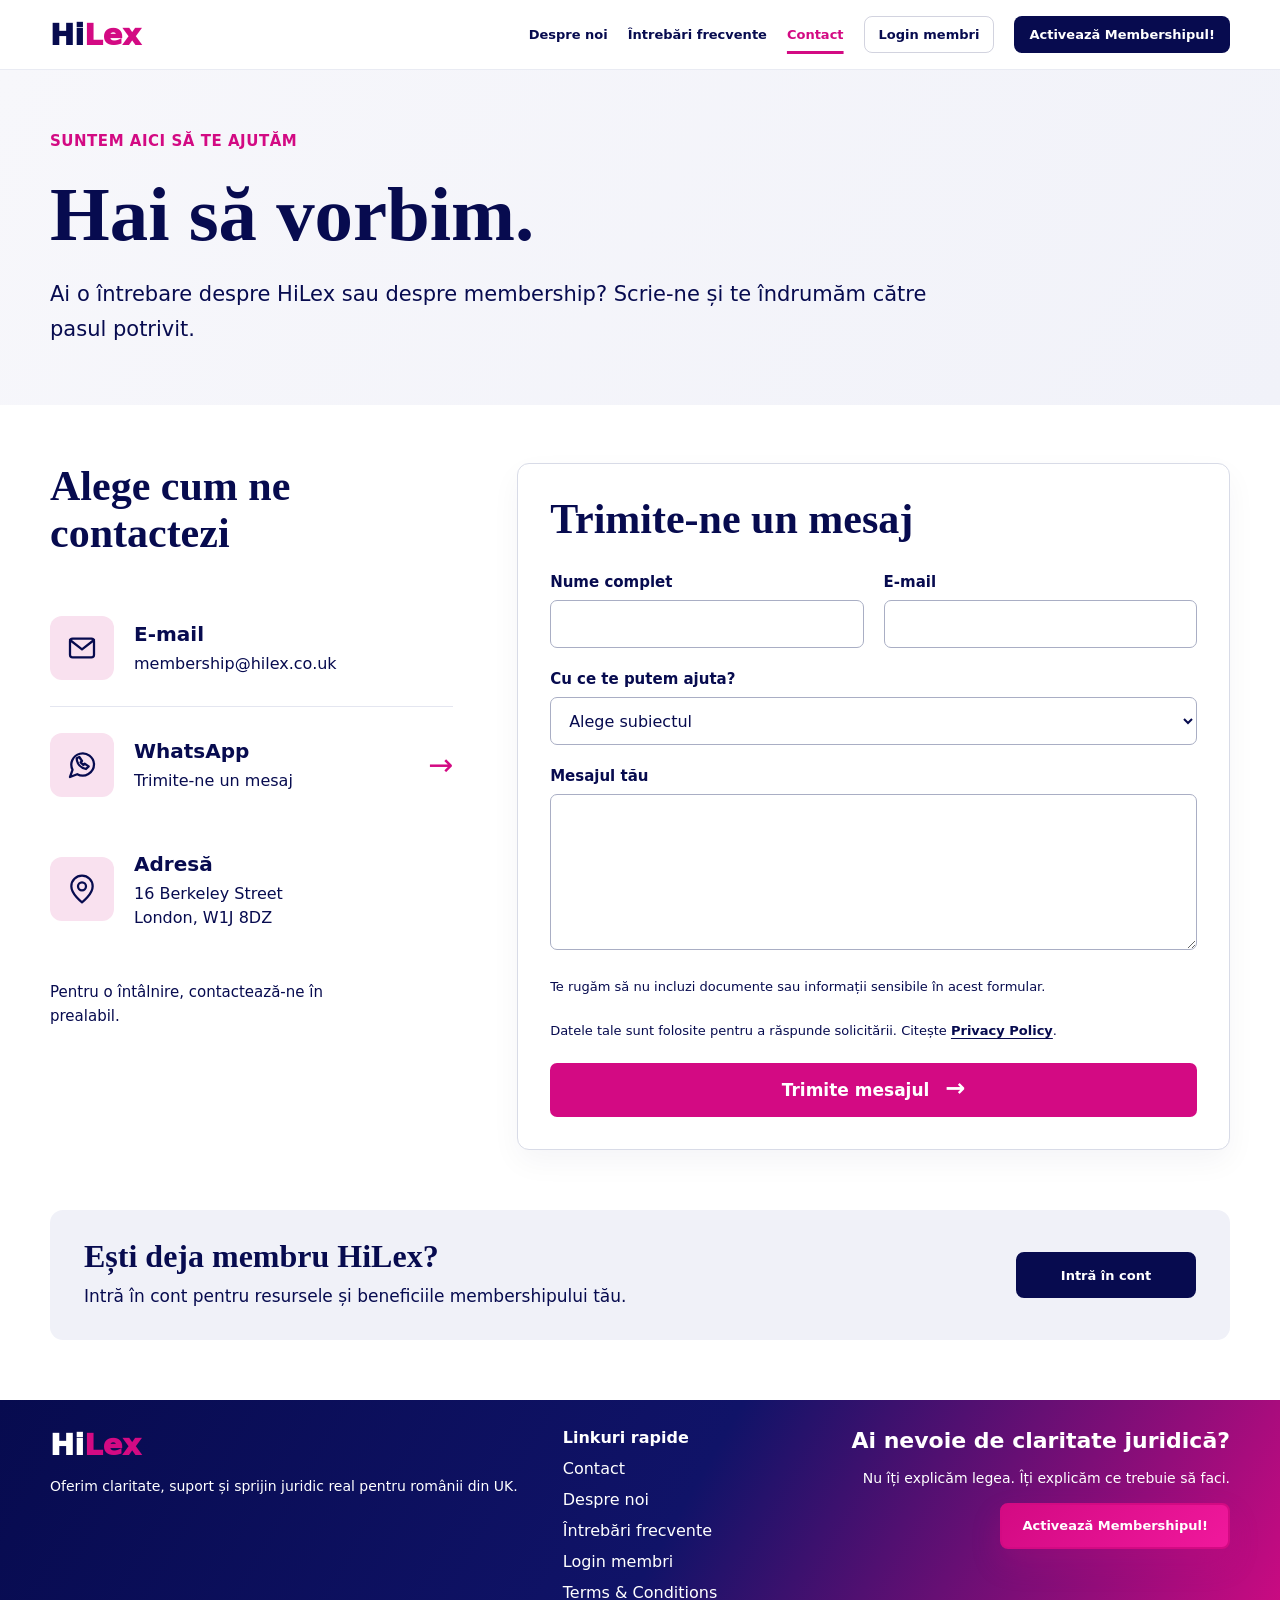
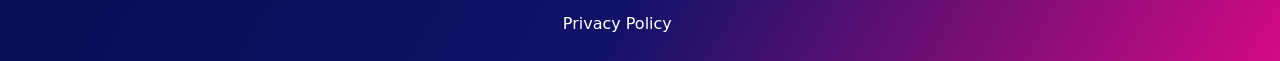
<file: contact.html>
<!doctype html>
<html lang="ro"><head><meta charset="utf-8"><meta name="viewport" content="width=device-width, initial-scale=1"><title>Contact | HiLex</title><meta name="description" content="Contactează echipa HiLex pentru întrebări despre membership, pachete și acces la cont. Scrie-ne prin formular, e-mail sau WhatsApp."><link rel="canonical" href="https://www.hilex.co.uk/contact.html"><link rel="stylesheet" href="styles.css"><link rel="stylesheet" href="contact.css"><script src="contact.js" defer></script></head><body class="contact-page"><header class="site-header">
      <a class="brand" href="index.html">Hi<span>Lex</span></a>
      <nav>
        <a href="about.html">Despre noi</a>
        <a href="index.html#faq">Întrebări frecvente</a>
        <a href="contact.html" aria-current="page">Contact</a>
        <a class="header-login" href="https://membersaccess.hilex.co.uk/login">Login membri</a>
        <a class="header-cta" href="index.html#pachete">Activează Membershipul!</a>
      </nav>
    </header><main>
<section class="contact-hero"><p class="kicker">Suntem aici să te ajutăm</p><h1>Hai să vorbim.</h1><p class="intro">Ai o întrebare despre HiLex sau despre membership? Scrie-ne și te îndrumăm către pasul potrivit.</p></section>
<section class="contact-layout" aria-label="Contactează HiLex">
 <div class="contact-details"><h2>Alege cum ne<br>contactezi</h2>
 <a class="contact-method" href="mailto:membership@hilex.co.uk"><span class="contact-icon"><svg viewBox="0 0 24 24" aria-hidden="true"><rect x="3" y="5" width="18" height="14" rx="2"/><path d="m3 6 9 7 9-7"/></svg></span><span><strong>E-mail</strong>membership@hilex.co.uk</span></a>
 <a class="contact-method" href="https://wa.me/447908790689?text=Bun%C4%83%21%20Am%20o%20%C3%AEntrebare%20despre%20HiLex." target="_blank" rel="noopener noreferrer"><span class="contact-icon"><svg viewBox="0 0 24 24" aria-hidden="true"><path d="M21 11.5a8.5 8.5 0 0 1-12.6 7.4L3 21l1.9-5.4A8.5 8.5 0 1 1 21 11.5Z"/><path d="M8 7c0 4 3 7 7 8l2-2-3-2-1 1-2-2 1-1-2-3-2 1Z"/></svg></span><span><strong>WhatsApp</strong>Trimite-ne un mesaj</span><span class="method-arrow" aria-hidden="true">→</span></a>
 <address class="contact-method contact-address"><span class="contact-icon"><svg viewBox="0 0 24 24" aria-hidden="true"><path d="M20 10c0 6-8 12-8 12S4 16 4 10a8 8 0 1 1 16 0Z"/><circle cx="12" cy="10" r="3"/></svg></span><span><strong>Adresă</strong>16 Berkeley Street<br>London, W1J 8DZ</span></address>
 <p class="contact-note">Pentru o întâlnire, contactează-ne în prealabil.</p></div>
 <div class="contact-card"><h2>Trimite-ne un mesaj</h2>
 <form class="contact-form" id="contact-form" action="/api/contact" method="post">
 <div class="field-row"><div><label for="contact-name">Nume complet</label><input id="contact-name" name="name" autocomplete="name" minlength="2" maxlength="100" required></div><div><label for="contact-email">E-mail</label><input id="contact-email" name="email" type="email" autocomplete="email" maxlength="254" required></div></div>
 <div><label for="contact-topic">Cu ce te putem ajuta?</label><select id="contact-topic" name="topic" required><option value="" disabled selected>Alege subiectul</option><option>Despre membership</option><option>Alegerea pachetului</option><option>Acces la cont</option><option>Programarea unei consultații</option><option>Altă întrebare</option></select></div>
 <div><label for="contact-message">Mesajul tău</label><textarea id="contact-message" name="message" minlength="10" maxlength="4000" required aria-describedby="contact-sensitive contact-privacy"></textarea></div>
 <div class="contact-trap" aria-hidden="true"><label for="contact-website">Website</label><input id="contact-website" name="website" tabindex="-1" autocomplete="off"></div>
 <p class="form-note" id="contact-sensitive">Te rugăm să nu incluzi documente sau informații sensibile în acest formular.</p>
 <p class="form-note" id="contact-privacy">Datele tale sunt folosite pentru a răspunde solicitării. Citește <a href="privacy-policy.html">Privacy Policy</a>.</p>
 <p id="contact-status" class="form-status" role="status" aria-live="polite" tabindex="-1"></p>
 <button class="contact-submit" type="submit">Trimite mesajul <span aria-hidden="true">→</span></button>
 <noscript><p>Pentru formular, activează JavaScript sau scrie-ne direct la <a href="mailto:membership@hilex.co.uk">membership@hilex.co.uk</a>.</p><style>.contact-submit{display:none}</style></noscript>
 </form></div>
</section>
<section class="member-contact" aria-labelledby="member-heading"><div><h2 id="member-heading">Ești deja membru HiLex?</h2><p>Intră în cont pentru resursele și beneficiile membershipului tău.</p></div><a class="button" href="https://membersaccess.hilex.co.uk/login">Intră în cont</a></section>
</main><footer class="footer" id="contact">
      <div>
        <a class="brand" href="index.html">Hi<span>Lex</span></a>
        <p>Oferim claritate, suport și sprijin juridic real pentru românii din UK.</p>
      </div>
      <div>
        <strong>Linkuri rapide</strong>
        <a href="contact.html">Contact</a>
        <a href="about.html">Despre noi</a>
        <a href="index.html#faq">Întrebări frecvente</a>
        <a href="https://membersaccess.hilex.co.uk/login">Login membri</a>
        <a href="terms-and-conditions.html" lang="en">Terms &amp; Conditions</a>
        <a href="privacy-policy.html" lang="en">Privacy Policy</a>
      </div>
      <div class="footer-cta">
        <h3>Ai nevoie de claritate juridică?</h3>
        <p>Nu îți explicăm legea. Îți explicăm ce trebuie să faci.</p>
        <a class="button primary" href="index.html#pachete">Activează Membershipul!</a>
      </div>
    </footer></body></html>
</file>
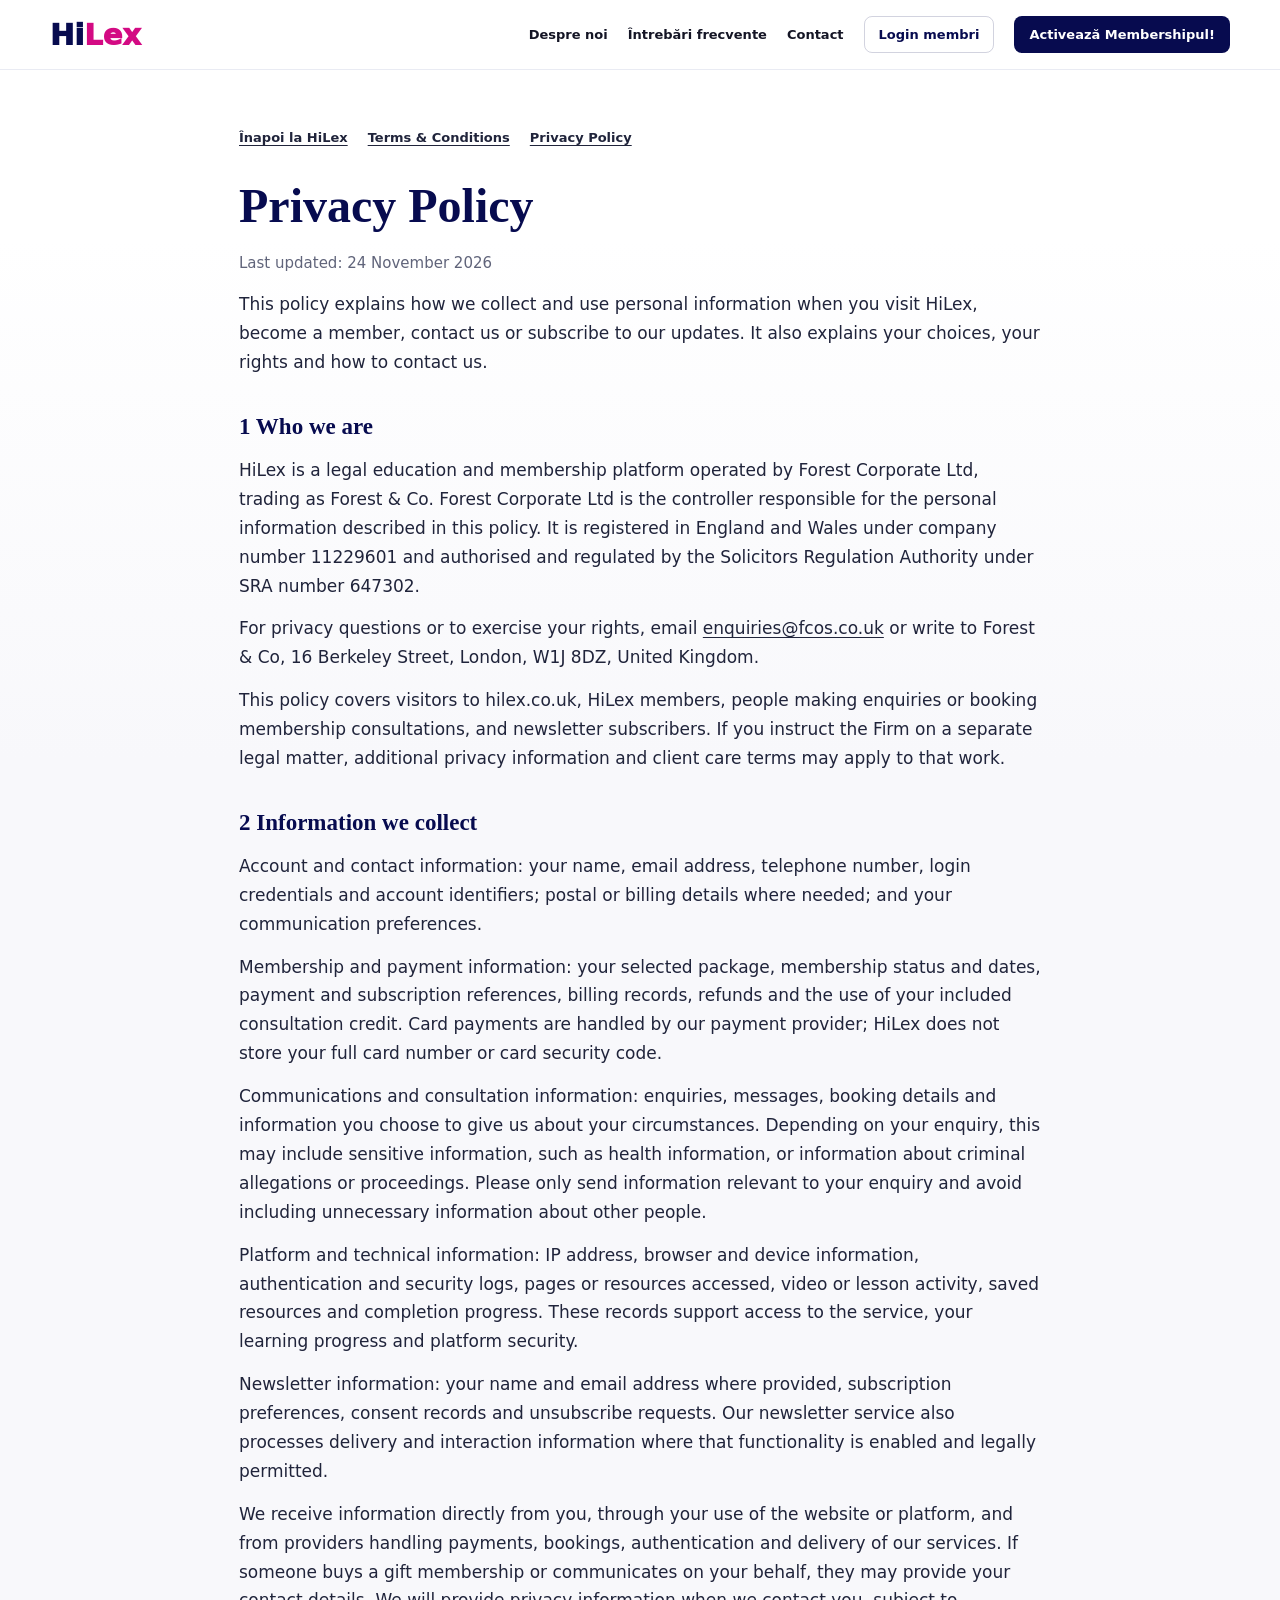
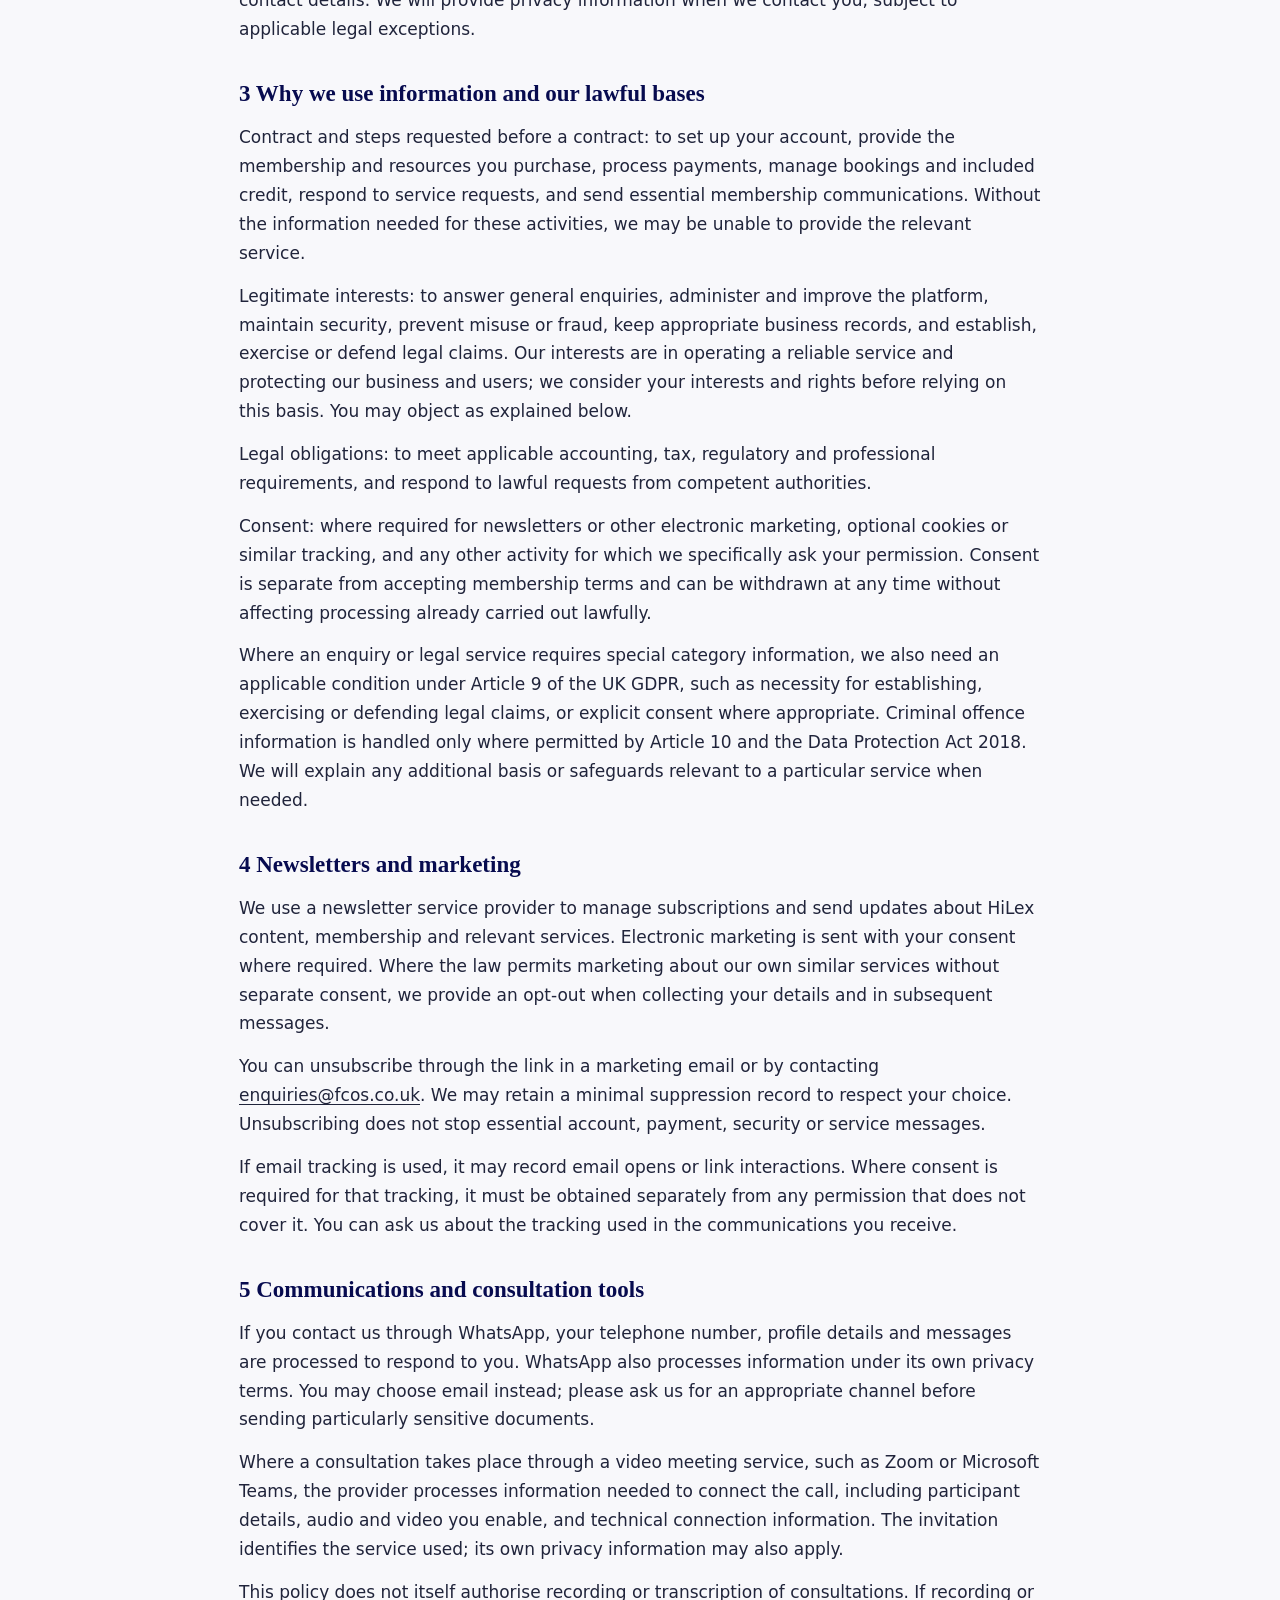
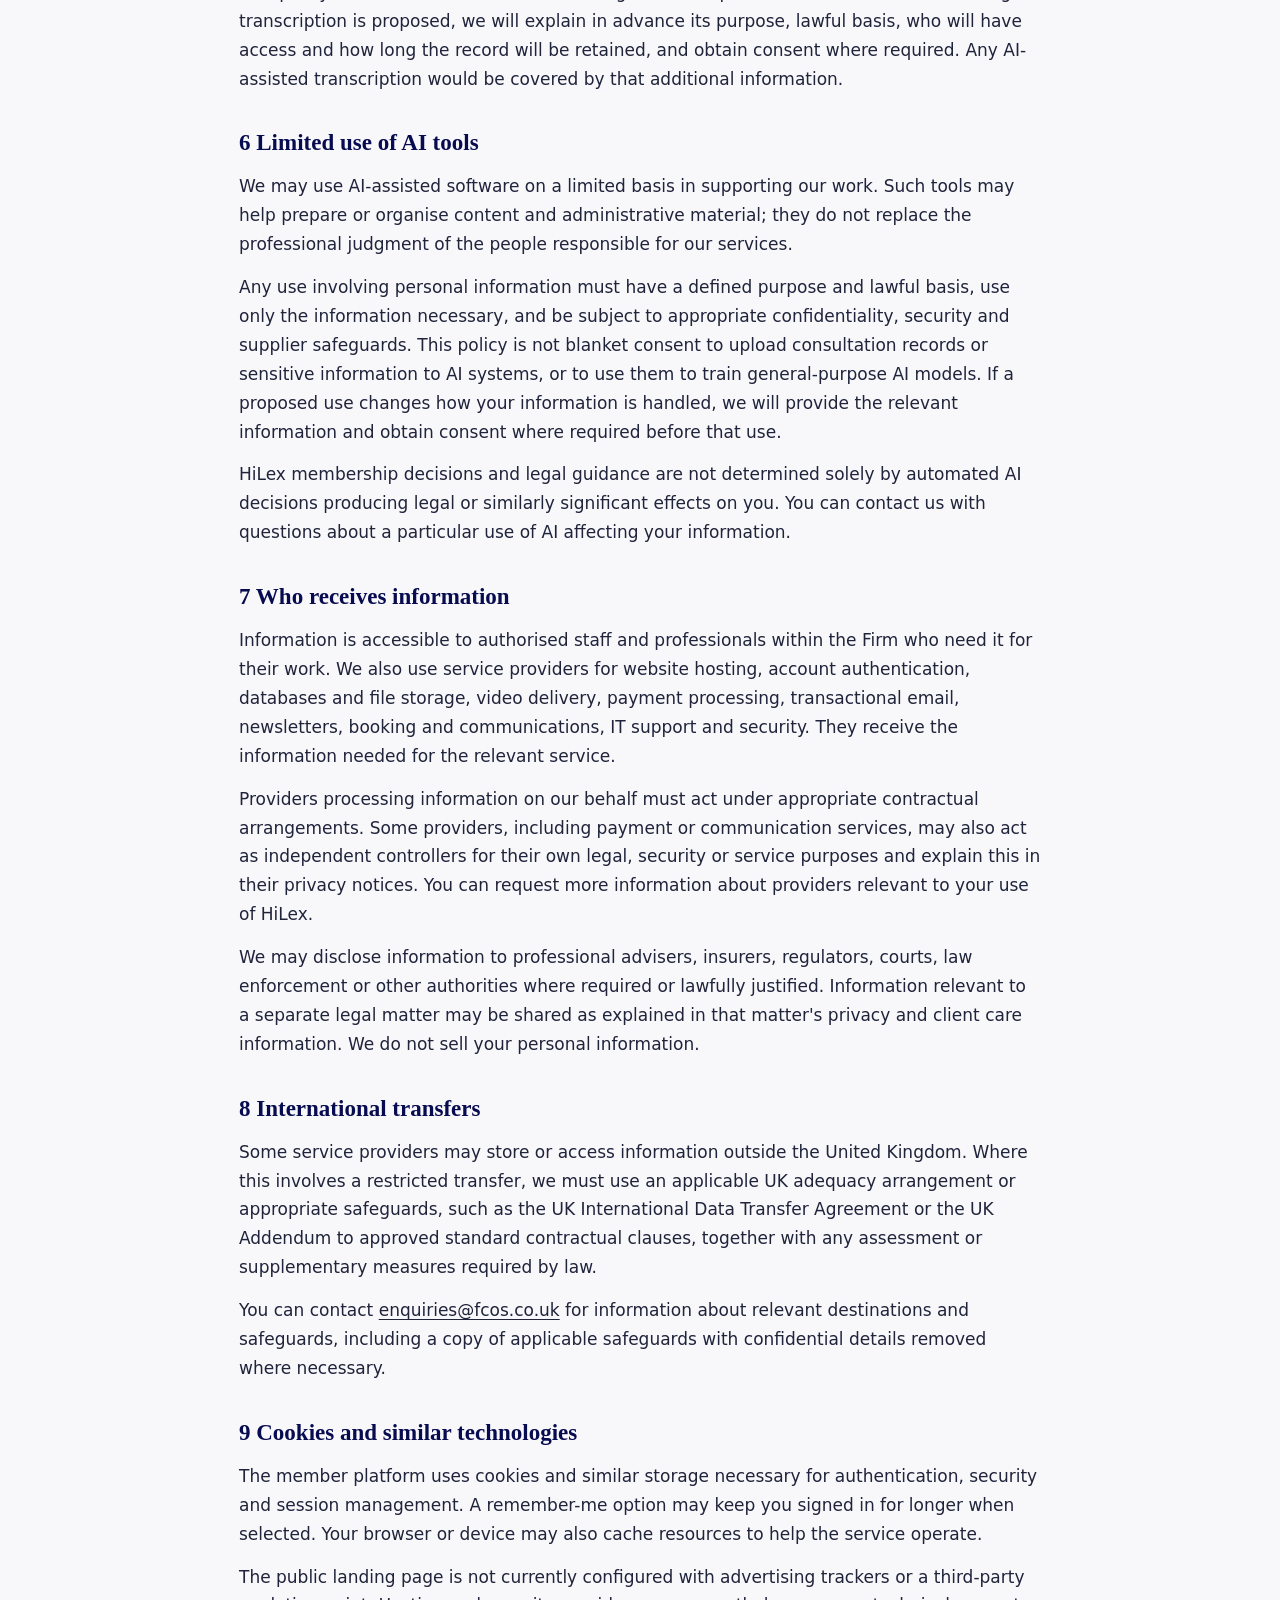
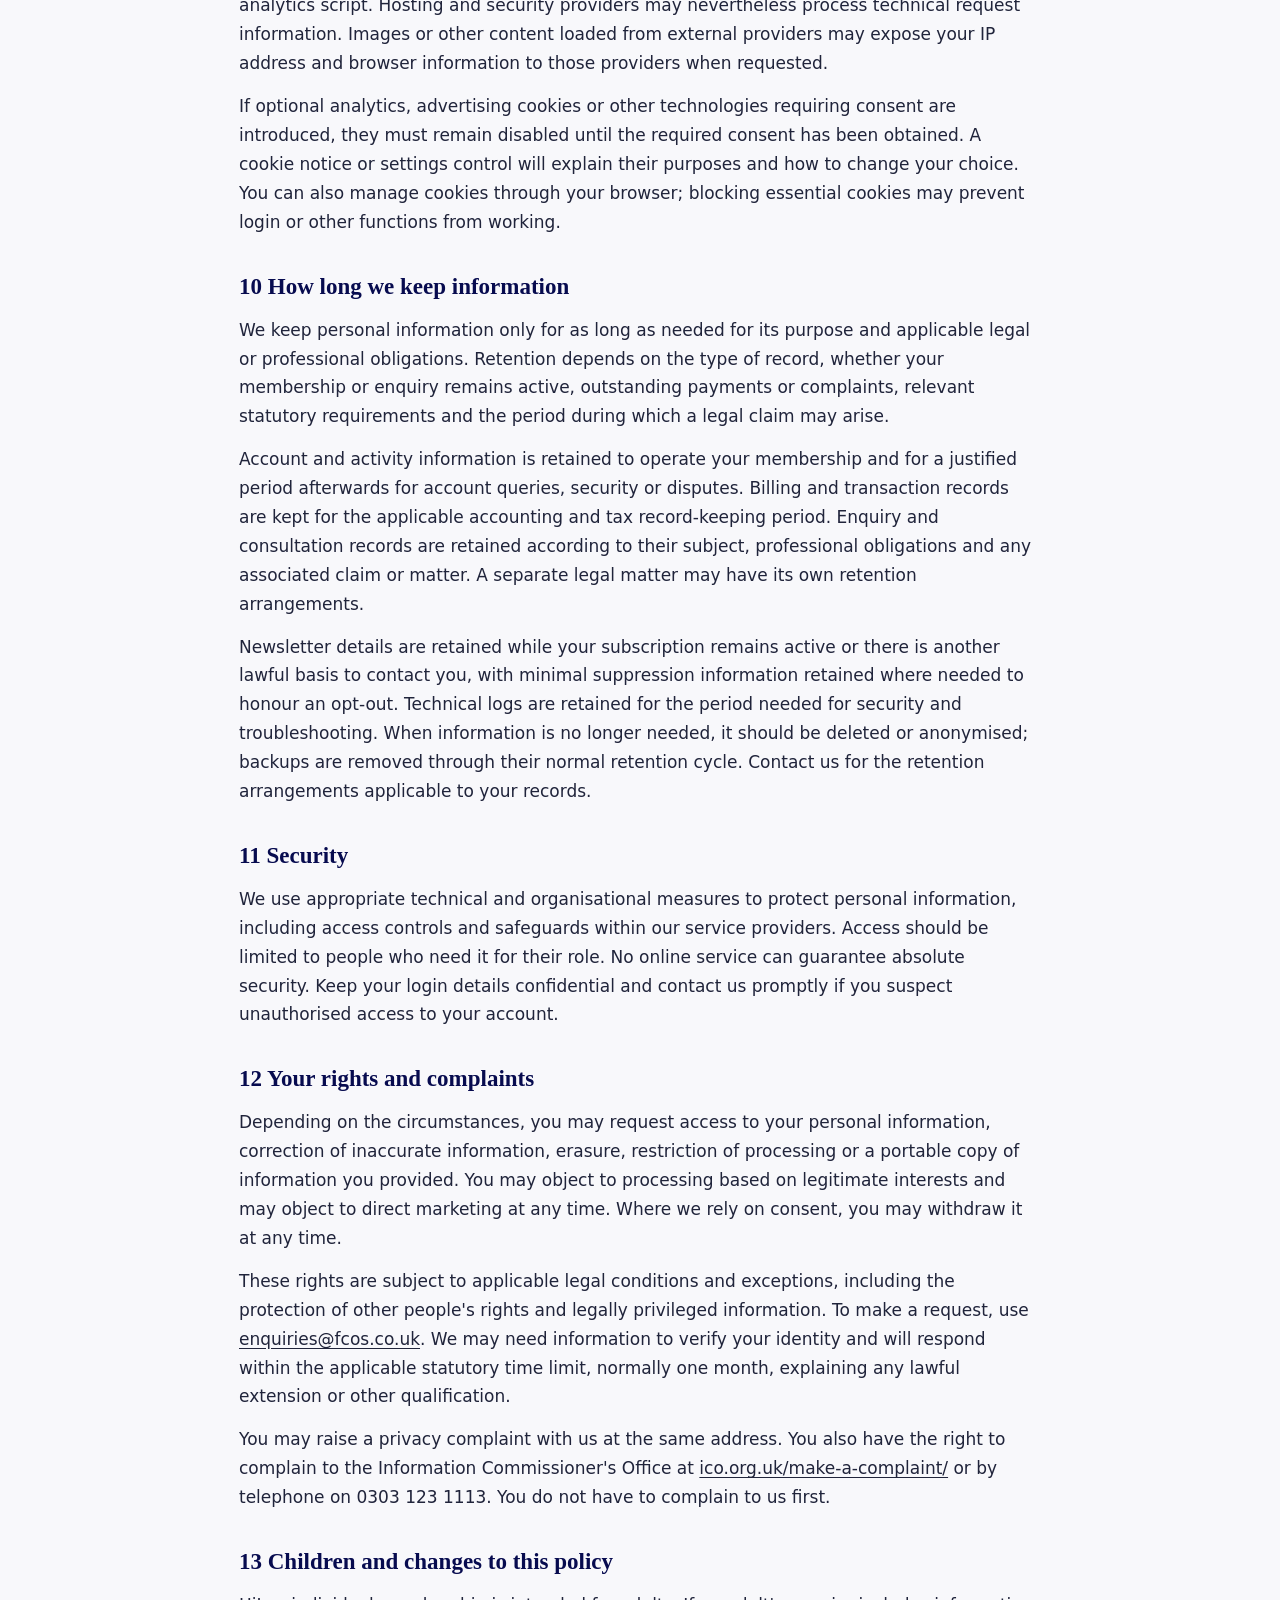
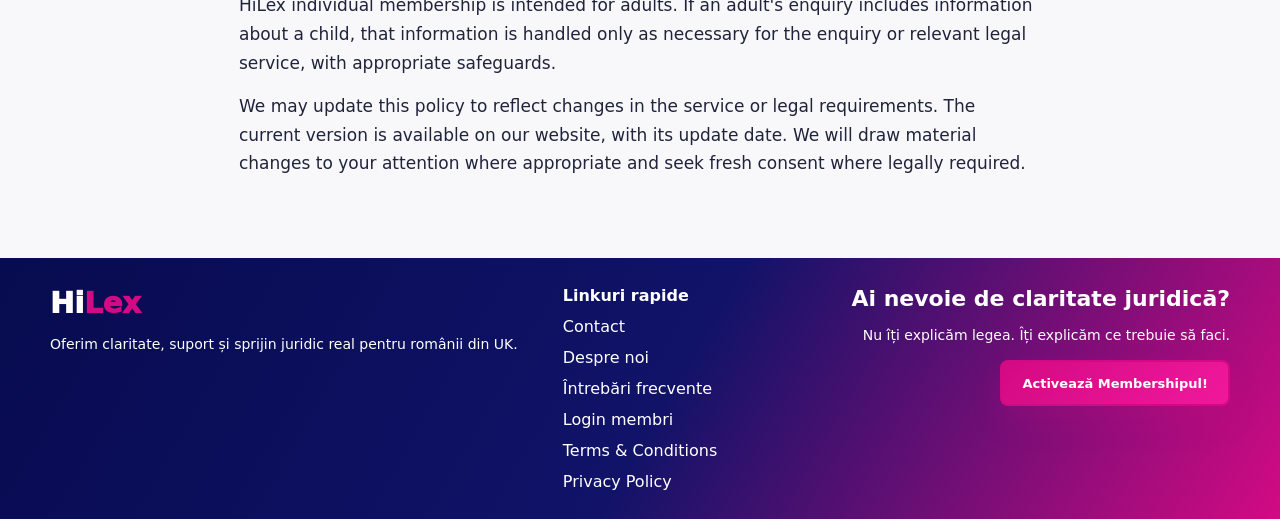
<file: privacy-policy.html>
<!DOCTYPE html>
<html lang="en"><head><meta charset="utf-8"><meta name="viewport" content="width=device-width, initial-scale=1"><title>Privacy Policy | HiLex</title><link rel="stylesheet" href="styles.css"><link rel="stylesheet" href="legal.css"></head><body><header lang="ro" class="site-header">
      <a class="brand" href="index.html">Hi<span>Lex</span></a>
      <nav>
        <a href="about.html">Despre noi</a>
        <a href="index.html#faq">Întrebări frecvente</a>
        <a href="contact.html">Contact</a>
        <a class="header-login" href="https://membersaccess.hilex.co.uk/login">Login membri</a>
        <a class="header-cta" href="index.html#pachete">Activează Membershipul!</a>
      </nav>
    </header><main class="legal-main"><nav class="legal-nav" aria-label="Legal pages"><a href="index.html" lang="ro">Înapoi la HiLex</a><a href="terms-and-conditions.html">Terms &amp; Conditions</a><a href="privacy-policy.html">Privacy Policy</a></nav><h1>Privacy Policy</h1><p class="legal-meta">Last updated: 24 November 2026</p><p>This policy explains how we collect and use personal information when you visit HiLex, become a member, contact us or subscribe to our updates. It also explains your choices, your rights and how to contact us.</p><section><h2>1 Who we are</h2><p>HiLex is a legal education and membership platform operated by Forest Corporate Ltd, trading as Forest &amp; Co. Forest Corporate Ltd is the controller responsible for the personal information described in this policy. It is registered in England and Wales under company number 11229601 and authorised and regulated by the Solicitors Regulation Authority under SRA number 647302.</p><p>For privacy questions or to exercise your rights, email <a href="mailto:enquiries@fcos.co.uk">enquiries@fcos.co.uk</a> or write to Forest &amp; Co, 16 Berkeley Street, London, W1J 8DZ, United Kingdom.</p><p>This policy covers visitors to hilex.co.uk, HiLex members, people making enquiries or booking membership consultations, and newsletter subscribers. If you instruct the Firm on a separate legal matter, additional privacy information and client care terms may apply to that work.</p></section><section><h2>2 Information we collect</h2><p>Account and contact information: your name, email address, telephone number, login credentials and account identifiers; postal or billing details where needed; and your communication preferences.</p><p>Membership and payment information: your selected package, membership status and dates, payment and subscription references, billing records, refunds and the use of your included consultation credit. Card payments are handled by our payment provider; HiLex does not store your full card number or card security code.</p><p>Communications and consultation information: enquiries, messages, booking details and information you choose to give us about your circumstances. Depending on your enquiry, this may include sensitive information, such as health information, or information about criminal allegations or proceedings. Please only send information relevant to your enquiry and avoid including unnecessary information about other people.</p><p>Platform and technical information: IP address, browser and device information, authentication and security logs, pages or resources accessed, video or lesson activity, saved resources and completion progress. These records support access to the service, your learning progress and platform security.</p><p>Newsletter information: your name and email address where provided, subscription preferences, consent records and unsubscribe requests. Our newsletter service also processes delivery and interaction information where that functionality is enabled and legally permitted.</p><p>We receive information directly from you, through your use of the website or platform, and from providers handling payments, bookings, authentication and delivery of our services. If someone buys a gift membership or communicates on your behalf, they may provide your contact details. We will provide privacy information when we contact you, subject to applicable legal exceptions.</p></section><section><h2>3 Why we use information and our lawful bases</h2><p>Contract and steps requested before a contract: to set up your account, provide the membership and resources you purchase, process payments, manage bookings and included credit, respond to service requests, and send essential membership communications. Without the information needed for these activities, we may be unable to provide the relevant service.</p><p>Legitimate interests: to answer general enquiries, administer and improve the platform, maintain security, prevent misuse or fraud, keep appropriate business records, and establish, exercise or defend legal claims. Our interests are in operating a reliable service and protecting our business and users; we consider your interests and rights before relying on this basis. You may object as explained below.</p><p>Legal obligations: to meet applicable accounting, tax, regulatory and professional requirements, and respond to lawful requests from competent authorities.</p><p>Consent: where required for newsletters or other electronic marketing, optional cookies or similar tracking, and any other activity for which we specifically ask your permission. Consent is separate from accepting membership terms and can be withdrawn at any time without affecting processing already carried out lawfully.</p><p>Where an enquiry or legal service requires special category information, we also need an applicable condition under Article 9 of the UK GDPR, such as necessity for establishing, exercising or defending legal claims, or explicit consent where appropriate. Criminal offence information is handled only where permitted by Article 10 and the Data Protection Act 2018. We will explain any additional basis or safeguards relevant to a particular service when needed.</p></section><section><h2>4 Newsletters and marketing</h2><p>We use a newsletter service provider to manage subscriptions and send updates about HiLex content, membership and relevant services. Electronic marketing is sent with your consent where required. Where the law permits marketing about our own similar services without separate consent, we provide an opt-out when collecting your details and in subsequent messages.</p><p>You can unsubscribe through the link in a marketing email or by contacting <a href="mailto:enquiries@fcos.co.uk">enquiries@fcos.co.uk</a>. We may retain a minimal suppression record to respect your choice. Unsubscribing does not stop essential account, payment, security or service messages.</p><p>If email tracking is used, it may record email opens or link interactions. Where consent is required for that tracking, it must be obtained separately from any permission that does not cover it. You can ask us about the tracking used in the communications you receive.</p></section><section><h2>5 Communications and consultation tools</h2><p>If you contact us through WhatsApp, your telephone number, profile details and messages are processed to respond to you. WhatsApp also processes information under its own privacy terms. You may choose email instead; please ask us for an appropriate channel before sending particularly sensitive documents.</p><p>Where a consultation takes place through a video meeting service, such as Zoom or Microsoft Teams, the provider processes information needed to connect the call, including participant details, audio and video you enable, and technical connection information. The invitation identifies the service used; its own privacy information may also apply.</p><p>This policy does not itself authorise recording or transcription of consultations. If recording or transcription is proposed, we will explain in advance its purpose, lawful basis, who will have access and how long the record will be retained, and obtain consent where required. Any AI-assisted transcription would be covered by that additional information.</p></section><section><h2>6 Limited use of AI tools</h2><p>We may use AI-assisted software on a limited basis in supporting our work. Such tools may help prepare or organise content and administrative material; they do not replace the professional judgment of the people responsible for our services.</p><p>Any use involving personal information must have a defined purpose and lawful basis, use only the information necessary, and be subject to appropriate confidentiality, security and supplier safeguards. This policy is not blanket consent to upload consultation records or sensitive information to AI systems, or to use them to train general-purpose AI models. If a proposed use changes how your information is handled, we will provide the relevant information and obtain consent where required before that use.</p><p>HiLex membership decisions and legal guidance are not determined solely by automated AI decisions producing legal or similarly significant effects on you. You can contact us with questions about a particular use of AI affecting your information.</p></section><section><h2>7 Who receives information</h2><p>Information is accessible to authorised staff and professionals within the Firm who need it for their work. We also use service providers for website hosting, account authentication, databases and file storage, video delivery, payment processing, transactional email, newsletters, booking and communications, IT support and security. They receive the information needed for the relevant service.</p><p>Providers processing information on our behalf must act under appropriate contractual arrangements. Some providers, including payment or communication services, may also act as independent controllers for their own legal, security or service purposes and explain this in their privacy notices. You can request more information about providers relevant to your use of HiLex.</p><p>We may disclose information to professional advisers, insurers, regulators, courts, law enforcement or other authorities where required or lawfully justified. Information relevant to a separate legal matter may be shared as explained in that matter&#x27;s privacy and client care information. We do not sell your personal information.</p></section><section><h2>8 International transfers</h2><p>Some service providers may store or access information outside the United Kingdom. Where this involves a restricted transfer, we must use an applicable UK adequacy arrangement or appropriate safeguards, such as the UK International Data Transfer Agreement or the UK Addendum to approved standard contractual clauses, together with any assessment or supplementary measures required by law.</p><p>You can contact <a href="mailto:enquiries@fcos.co.uk">enquiries@fcos.co.uk</a> for information about relevant destinations and safeguards, including a copy of applicable safeguards with confidential details removed where necessary.</p></section><section><h2>9 Cookies and similar technologies</h2><p>The member platform uses cookies and similar storage necessary for authentication, security and session management. A remember-me option may keep you signed in for longer when selected. Your browser or device may also cache resources to help the service operate.</p><p>The public landing page is not currently configured with advertising trackers or a third-party analytics script. Hosting and security providers may nevertheless process technical request information. Images or other content loaded from external providers may expose your IP address and browser information to those providers when requested.</p><p>If optional analytics, advertising cookies or other technologies requiring consent are introduced, they must remain disabled until the required consent has been obtained. A cookie notice or settings control will explain their purposes and how to change your choice. You can also manage cookies through your browser; blocking essential cookies may prevent login or other functions from working.</p></section><section><h2>10 How long we keep information</h2><p>We keep personal information only for as long as needed for its purpose and applicable legal or professional obligations. Retention depends on the type of record, whether your membership or enquiry remains active, outstanding payments or complaints, relevant statutory requirements and the period during which a legal claim may arise.</p><p>Account and activity information is retained to operate your membership and for a justified period afterwards for account queries, security or disputes. Billing and transaction records are kept for the applicable accounting and tax record-keeping period. Enquiry and consultation records are retained according to their subject, professional obligations and any associated claim or matter. A separate legal matter may have its own retention arrangements.</p><p>Newsletter details are retained while your subscription remains active or there is another lawful basis to contact you, with minimal suppression information retained where needed to honour an opt-out. Technical logs are retained for the period needed for security and troubleshooting. When information is no longer needed, it should be deleted or anonymised; backups are removed through their normal retention cycle. Contact us for the retention arrangements applicable to your records.</p></section><section><h2>11 Security</h2><p>We use appropriate technical and organisational measures to protect personal information, including access controls and safeguards within our service providers. Access should be limited to people who need it for their role. No online service can guarantee absolute security. Keep your login details confidential and contact us promptly if you suspect unauthorised access to your account.</p></section><section><h2>12 Your rights and complaints</h2><p>Depending on the circumstances, you may request access to your personal information, correction of inaccurate information, erasure, restriction of processing or a portable copy of information you provided. You may object to processing based on legitimate interests and may object to direct marketing at any time. Where we rely on consent, you may withdraw it at any time.</p><p>These rights are subject to applicable legal conditions and exceptions, including the protection of other people&#x27;s rights and legally privileged information. To make a request, use <a href="mailto:enquiries@fcos.co.uk">enquiries@fcos.co.uk</a>. We may need information to verify your identity and will respond within the applicable statutory time limit, normally one month, explaining any lawful extension or other qualification.</p><p>You may raise a privacy complaint with us at the same address. You also have the right to complain to the Information Commissioner&#x27;s Office at <a href="https://ico.org.uk/make-a-complaint/">ico.org.uk/make-a-complaint/</a> or by telephone on 0303 123 1113. You do not have to complain to us first.</p></section><section><h2>13 Children and changes to this policy</h2><p>HiLex individual membership is intended for adults. If an adult&#x27;s enquiry includes information about a child, that information is handled only as necessary for the enquiry or relevant legal service, with appropriate safeguards.</p><p>We may update this policy to reflect changes in the service or legal requirements. The current version is available on our website, with its update date. We will draw material changes to your attention where appropriate and seek fresh consent where legally required.</p></section></main><footer lang="ro" class="footer" id="contact">
      <div>
        <a class="brand" href="index.html">Hi<span>Lex</span></a>
        <p>Oferim claritate, suport și sprijin juridic real pentru românii din UK.</p>
      </div>
      <div>
        <strong>Linkuri rapide</strong>
        <a href="contact.html">Contact</a>
        <a href="about.html">Despre noi</a>
        <a href="index.html#faq">Întrebări frecvente</a>
        <a href="https://membersaccess.hilex.co.uk/login">Login membri</a>
        <a href="terms-and-conditions.html" lang="en">Terms &amp; Conditions</a>
        <a href="privacy-policy.html" lang="en">Privacy Policy</a>
      </div>
      <div class="footer-cta">
        <h3>Ai nevoie de claritate juridică?</h3>
        <p>Nu îți explicăm legea. Îți explicăm ce trebuie să faci.</p>
        <a class="button primary" href="index.html#pachete">Activează Membershipul!</a>
      </div>
    </footer></body></html>
</file>
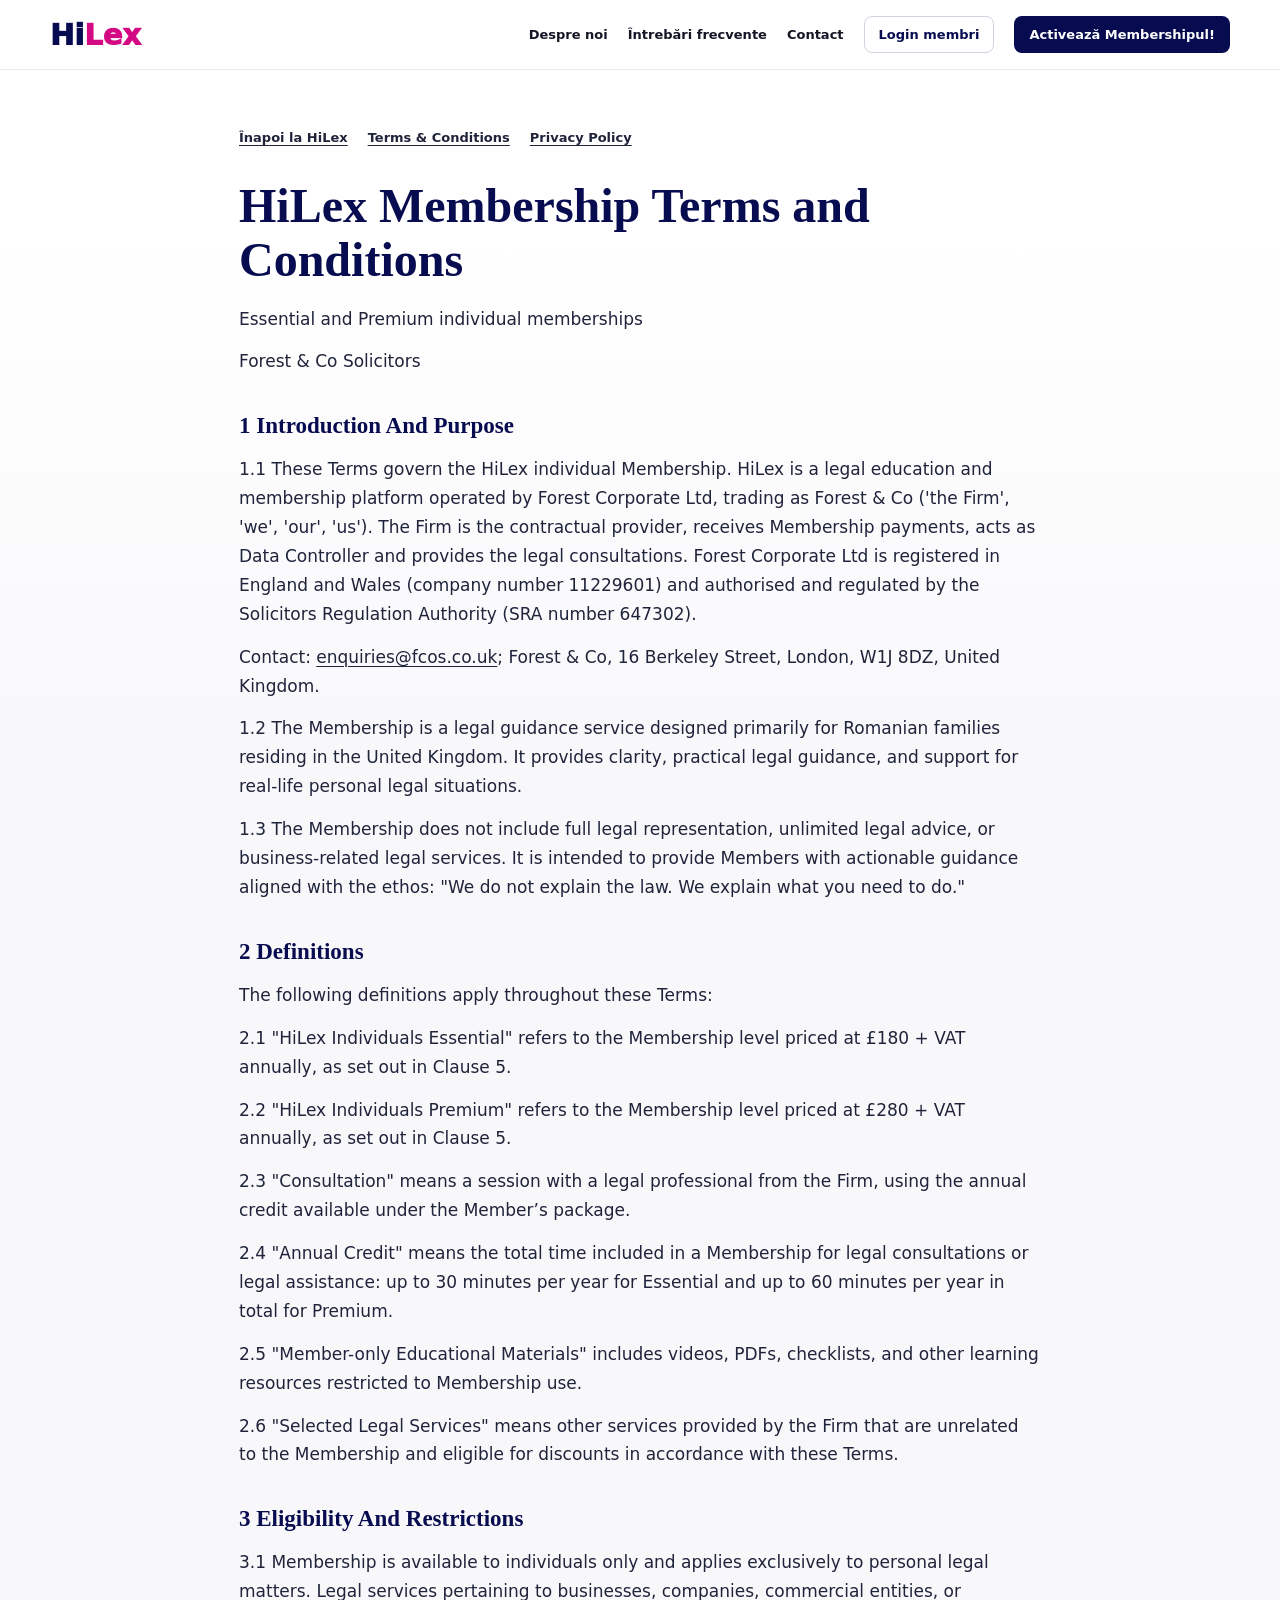
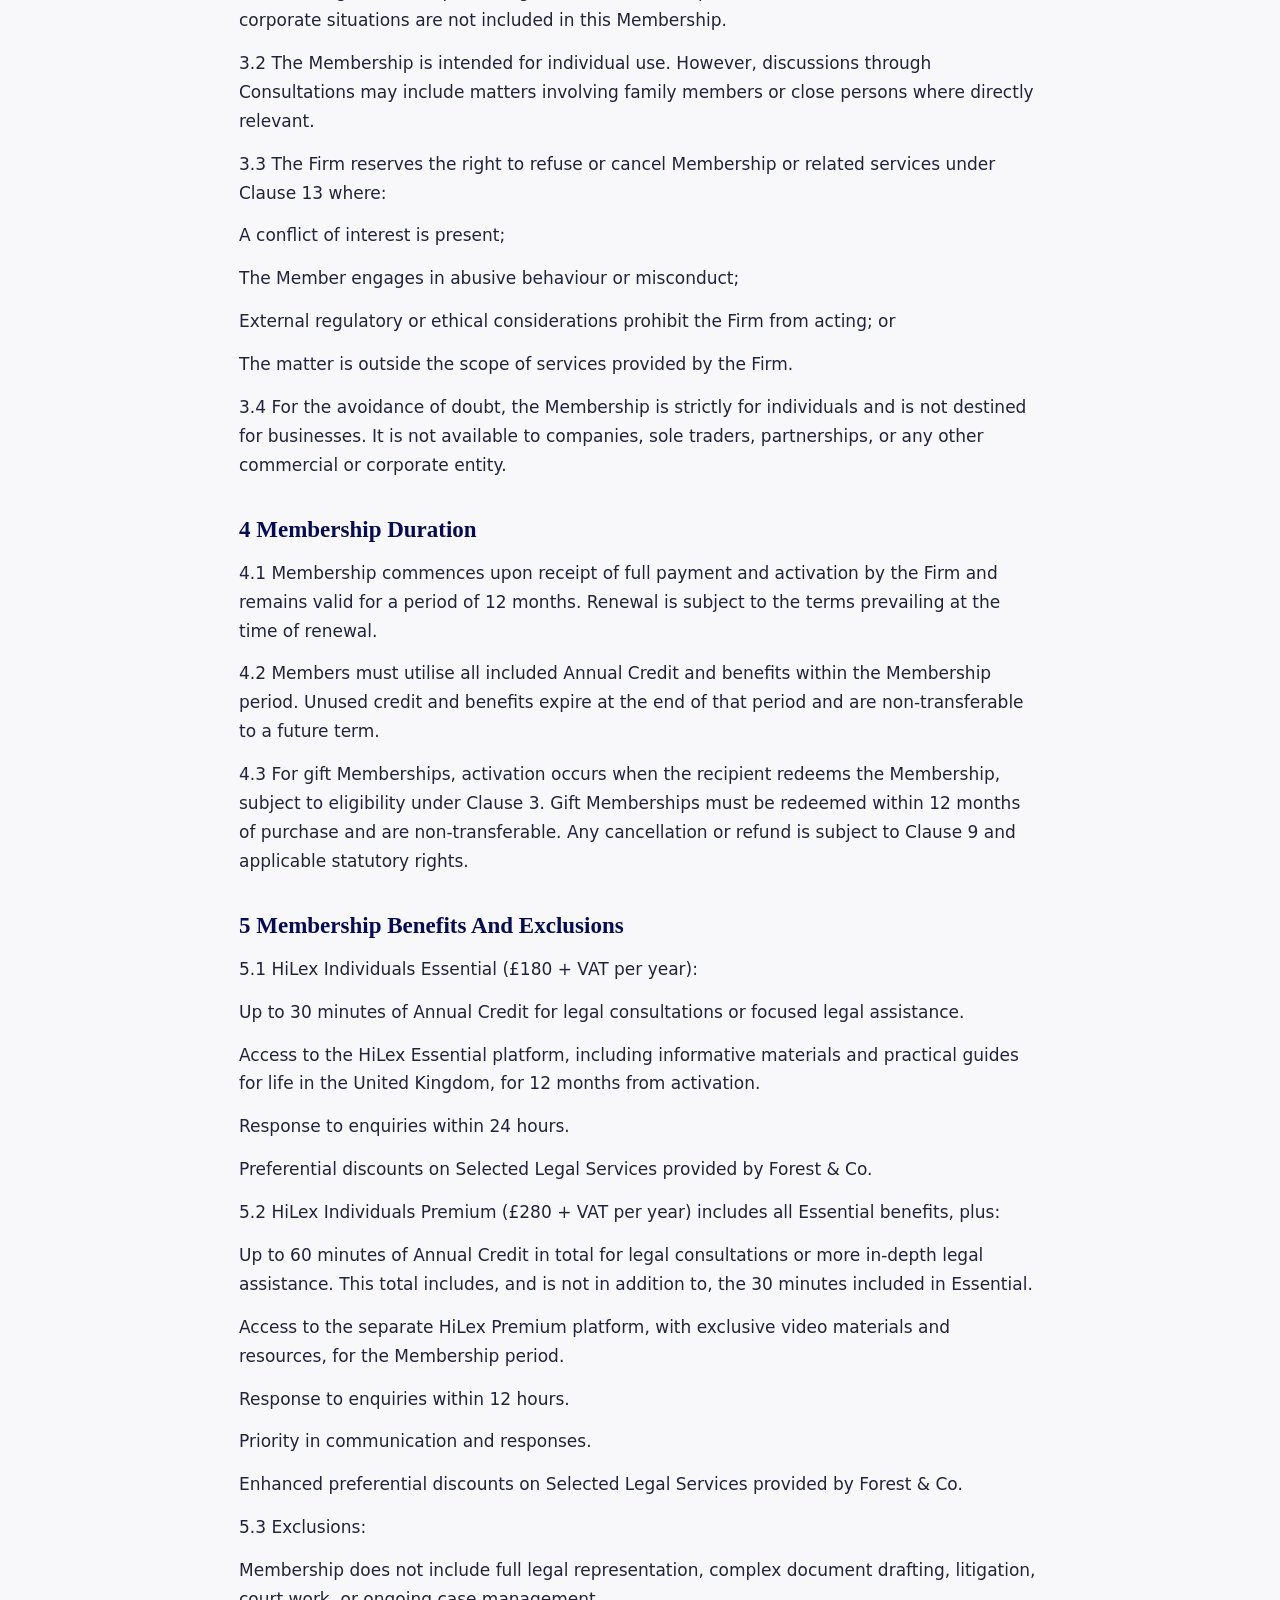
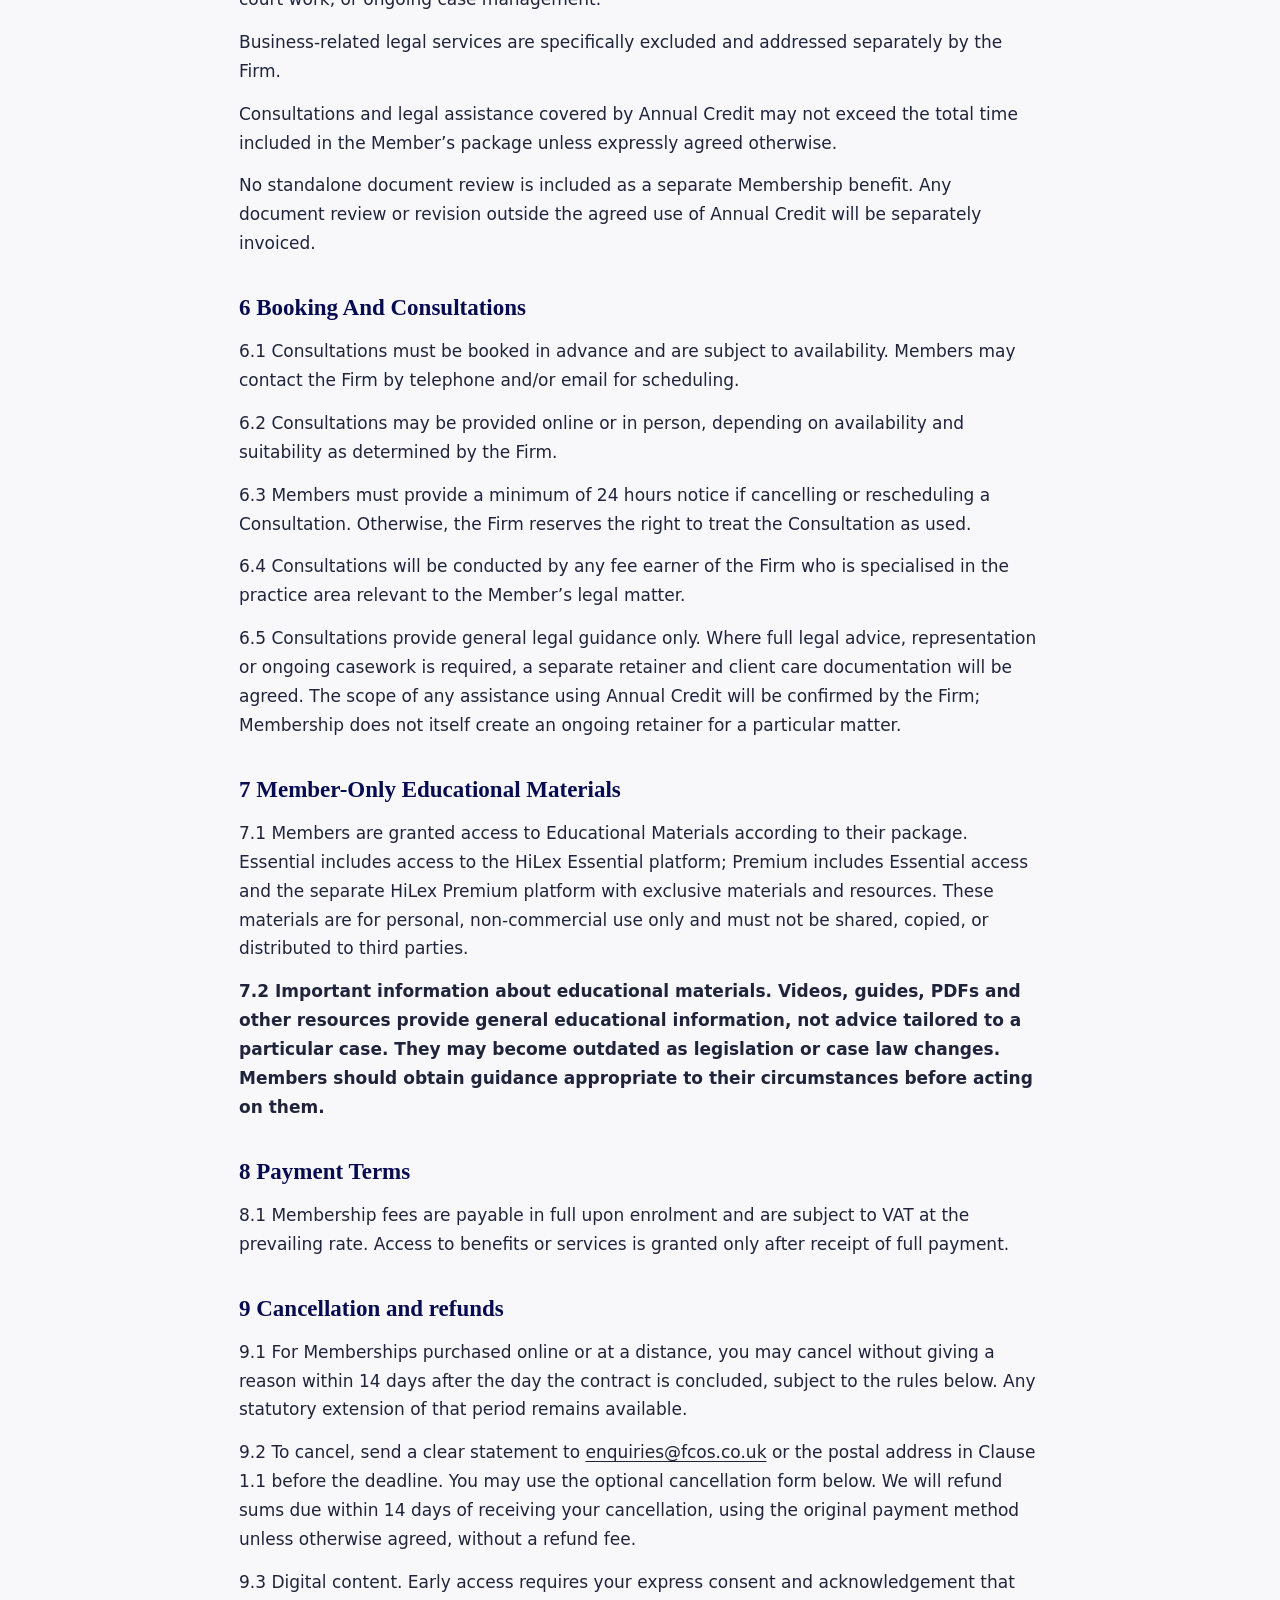
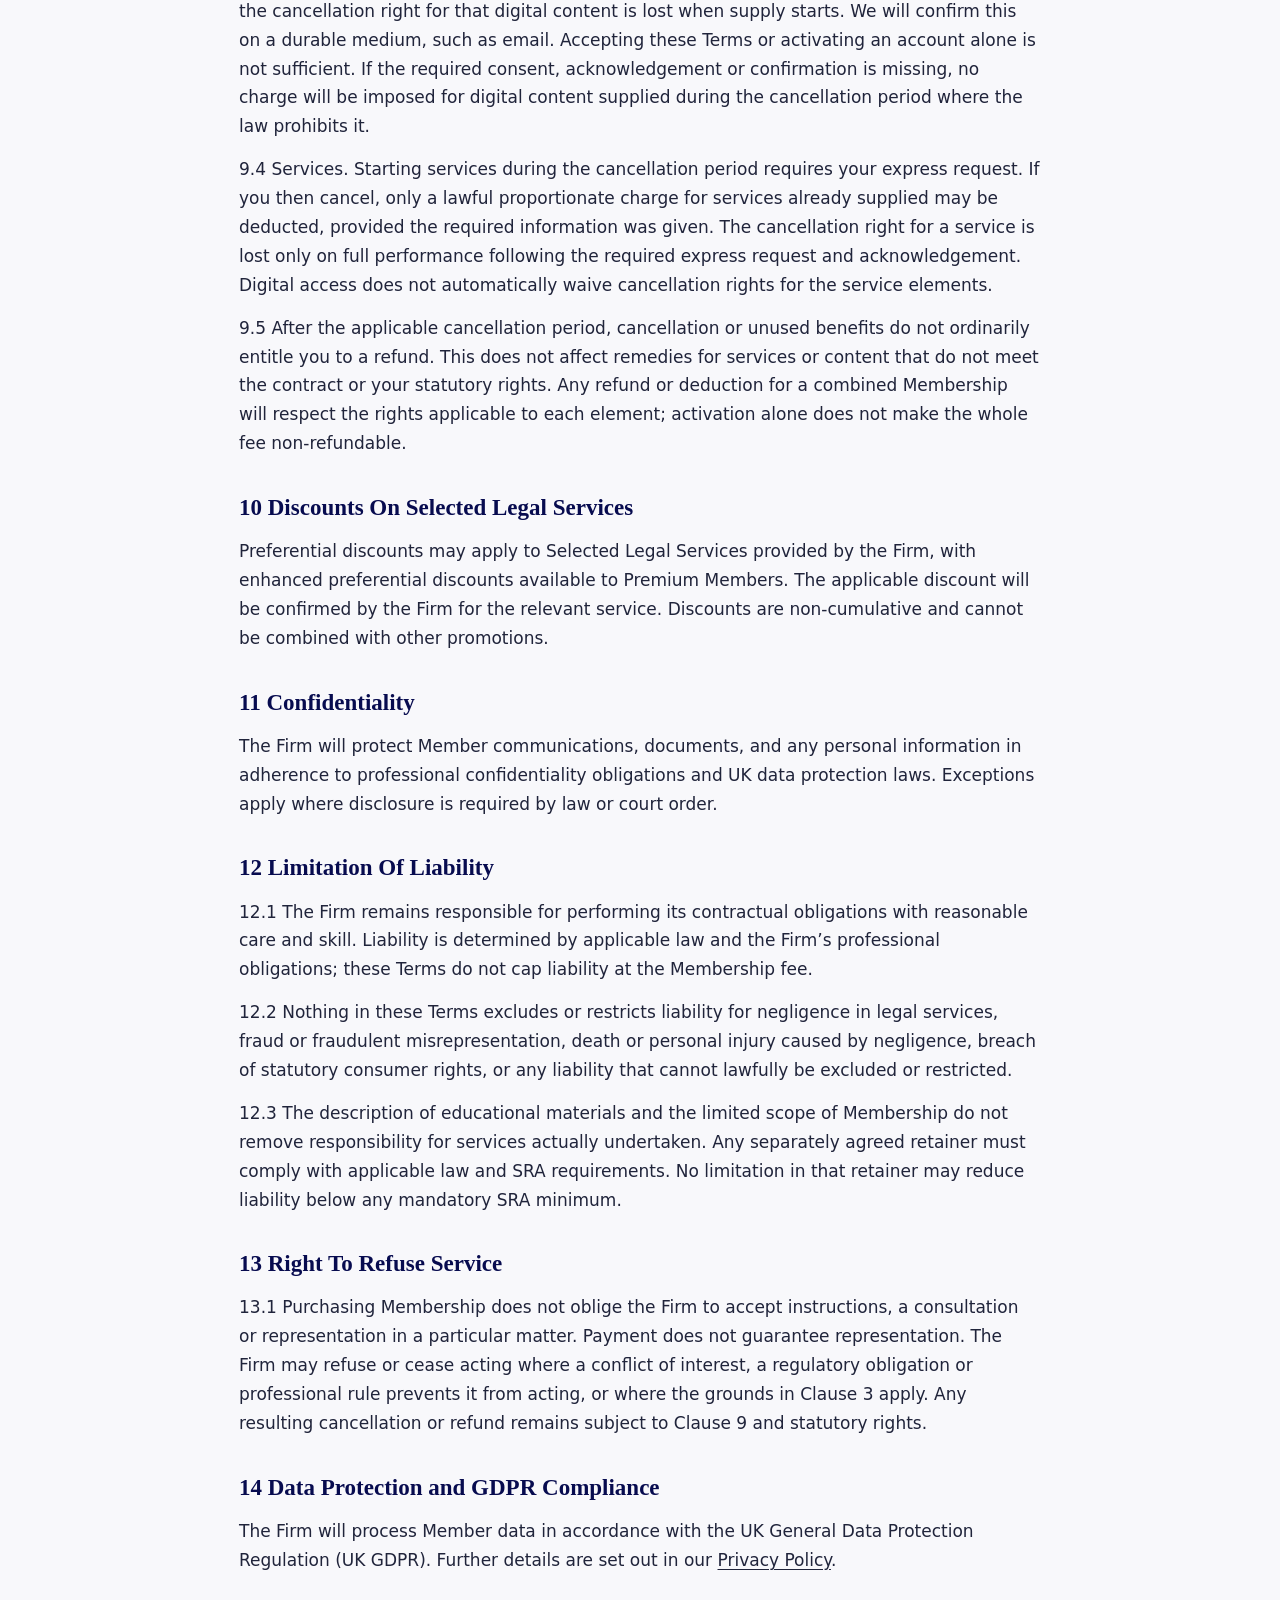
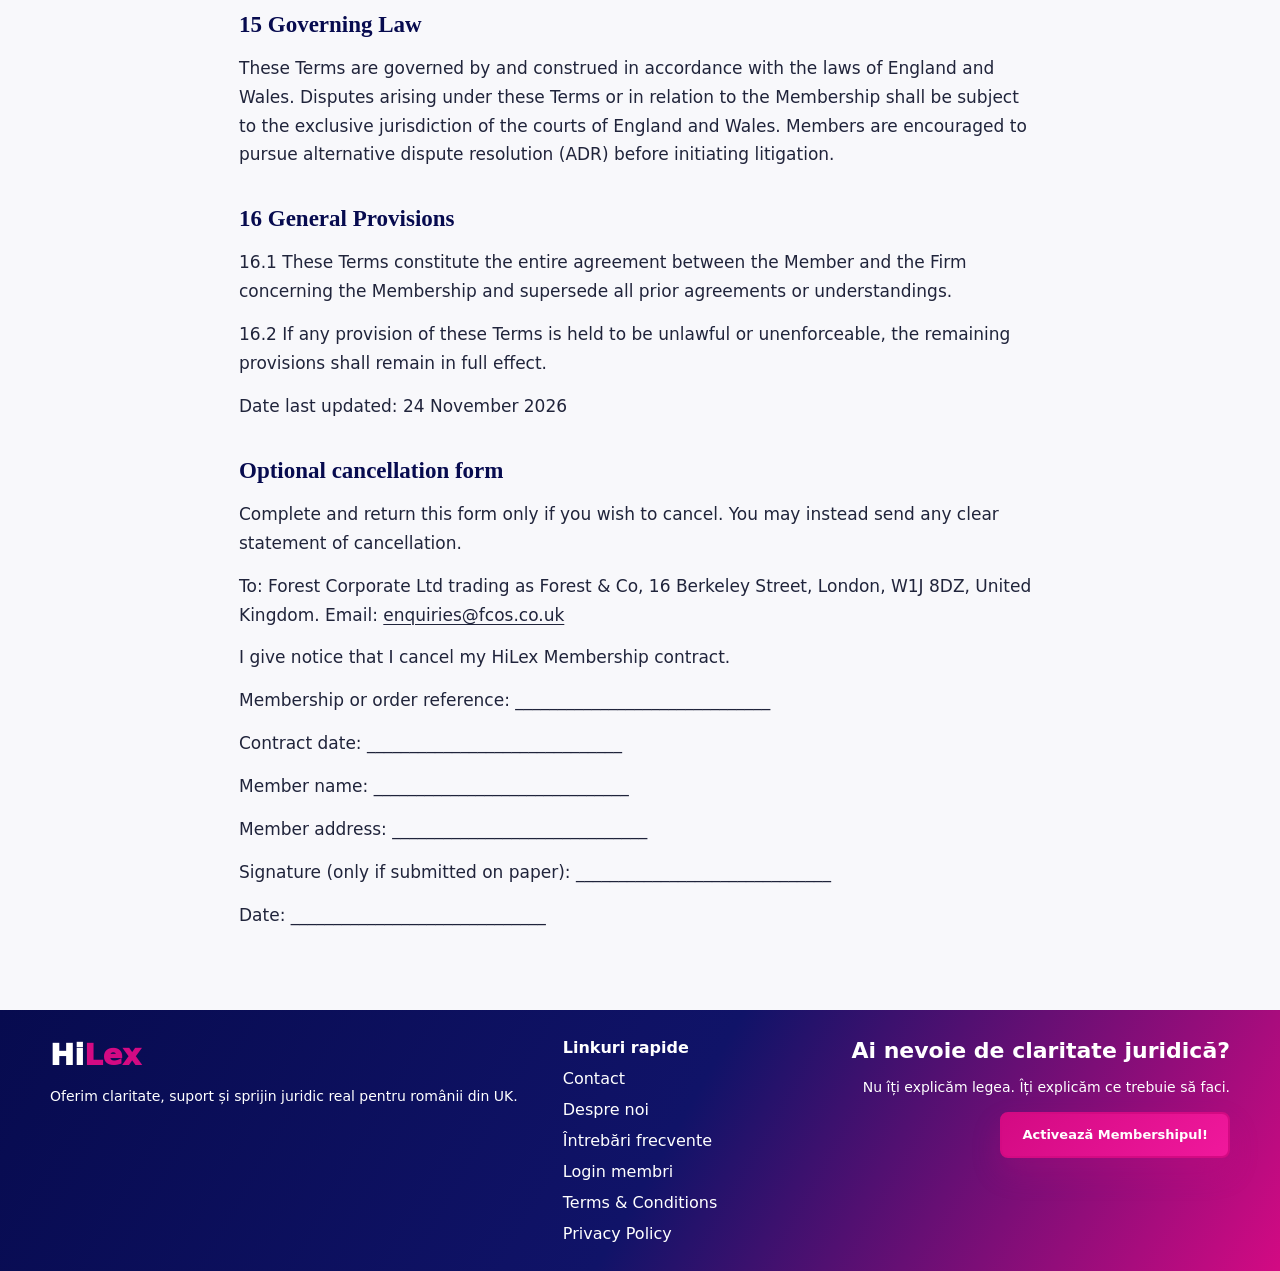
<file: terms-and-conditions.html>
<!DOCTYPE html>
<html lang="en"><head><meta charset="utf-8"><meta name="viewport" content="width=device-width, initial-scale=1"><title>Terms and Conditions | HiLex</title><link rel="stylesheet" href="styles.css"><link rel="stylesheet" href="legal.css"></head><body><header lang="ro" class="site-header">
      <a class="brand" href="index.html">Hi<span>Lex</span></a>
      <nav>
        <a href="about.html">Despre noi</a>
        <a href="index.html#faq">Întrebări frecvente</a>
        <a href="contact.html">Contact</a>
        <a class="header-login" href="https://membersaccess.hilex.co.uk/login">Login membri</a>
        <a class="header-cta" href="index.html#pachete">Activează Membershipul!</a>
      </nav>
    </header><main class="legal-main"><nav class="legal-nav" aria-label="Legal pages"><a href="index.html" lang="ro">Înapoi la HiLex</a><a href="terms-and-conditions.html">Terms &amp; Conditions</a><a href="privacy-policy.html">Privacy Policy</a></nav><h1>HiLex Membership Terms and Conditions</h1>
<p>Essential and Premium individual memberships</p>
<p>Forest &amp; Co Solicitors</p>
<h2>1 Introduction And Purpose</h2>
<p>1.1 These Terms govern the HiLex individual Membership. HiLex is a legal education and membership platform operated by Forest Corporate Ltd, trading as Forest &amp; Co (&#x27;the Firm&#x27;, &#x27;we&#x27;, &#x27;our&#x27;, &#x27;us&#x27;). The Firm is the contractual provider, receives Membership payments, acts as Data Controller and provides the legal consultations. Forest Corporate Ltd is registered in England and Wales (company number 11229601) and authorised and regulated by the Solicitors Regulation Authority (SRA number 647302).</p>
<p>Contact: <a href="mailto:enquiries@fcos.co.uk">enquiries@fcos.co.uk</a>; Forest &amp; Co, 16 Berkeley Street, London, W1J 8DZ, United Kingdom.</p>
<p>1.2 The Membership is a legal guidance service designed primarily for Romanian families residing in the United Kingdom. It provides clarity, practical legal guidance, and support for real-life personal legal situations.</p>
<p>1.3 The Membership does not include full legal representation, unlimited legal advice, or business-related legal services. It is intended to provide Members with actionable guidance aligned with the ethos: &quot;We do not explain the law. We explain what you need to do.&quot;</p>
<h2>2 Definitions</h2>
<p>The following definitions apply throughout these Terms:</p>
<p>2.1 &quot;HiLex Individuals Essential&quot; refers to the Membership level priced at £180 + VAT annually, as set out in Clause 5.</p>
<p>2.2 &quot;HiLex Individuals Premium&quot; refers to the Membership level priced at £280 + VAT annually, as set out in Clause 5.</p>
<p>2.3 &quot;Consultation&quot; means a session with a legal professional from the Firm, using the annual credit available under the Member’s package.</p>
<p>2.4 &quot;Annual Credit&quot; means the total time included in a Membership for legal consultations or legal assistance: up to 30 minutes per year for Essential and up to 60 minutes per year in total for Premium.</p>
<p>2.5 &quot;Member-only Educational Materials&quot; includes videos, PDFs, checklists, and other learning resources restricted to Membership use.</p>
<p>2.6 &quot;Selected Legal Services&quot; means other services provided by the Firm that are unrelated to the Membership and eligible for discounts in accordance with these Terms.</p>
<h2>3 Eligibility And Restrictions</h2>
<p>3.1 Membership is available to individuals only and applies exclusively to personal legal matters. Legal services pertaining to businesses, companies, commercial entities, or corporate situations are not included in this Membership.</p>
<p>3.2 The Membership is intended for individual use. However, discussions through Consultations may include matters involving family members or close persons where directly relevant.</p>
<p>3.3 The Firm reserves the right to refuse or cancel Membership or related services under Clause 13 where:</p>
<p>A conflict of interest is present;</p>
<p>The Member engages in abusive behaviour or misconduct;</p>
<p>External regulatory or ethical considerations prohibit the Firm from acting; or</p>
<p>The matter is outside the scope of services provided by the Firm.</p>
<p>3.4 For the avoidance of doubt, the Membership is strictly for individuals and is not destined for businesses. It is not available to companies, sole traders, partnerships, or any other commercial or corporate entity.</p>
<h2>4 Membership Duration</h2>
<p>4.1 Membership commences upon receipt of full payment and activation by the Firm and remains valid for a period of 12 months. Renewal is subject to the terms prevailing at the time of renewal.</p>
<p>4.2 Members must utilise all included Annual Credit and benefits within the Membership period. Unused credit and benefits expire at the end of that period and are non-transferable to a future term.</p>
<p>4.3 For gift Memberships, activation occurs when the recipient redeems the Membership, subject to eligibility under Clause 3. Gift Memberships must be redeemed within 12 months of purchase and are non-transferable. Any cancellation or refund is subject to Clause 9 and applicable statutory rights.</p>
<h2>5 Membership Benefits And Exclusions</h2>
<p>5.1 HiLex Individuals Essential (£180 + VAT per year):</p>
<p>Up to 30 minutes of Annual Credit for legal consultations or focused legal assistance.</p>
<p>Access to the HiLex Essential platform, including informative materials and practical guides for life in the United Kingdom, for 12 months from activation.</p>
<p>Response to enquiries within 24 hours.</p>
<p>Preferential discounts on Selected Legal Services provided by Forest &amp; Co.</p>
<p>5.2 HiLex Individuals Premium (£280 + VAT per year) includes all Essential benefits, plus:</p>
<p>Up to 60 minutes of Annual Credit in total for legal consultations or more in-depth legal assistance. This total includes, and is not in addition to, the 30 minutes included in Essential.</p>
<p>Access to the separate HiLex Premium platform, with exclusive video materials and resources, for the Membership period.</p>
<p>Response to enquiries within 12 hours.</p>
<p>Priority in communication and responses.</p>
<p>Enhanced preferential discounts on Selected Legal Services provided by Forest &amp; Co.</p>
<p>5.3 Exclusions:</p>
<p>Membership does not include full legal representation, complex document drafting, litigation, court work, or ongoing case management.</p>
<p>Business-related legal services are specifically excluded and addressed separately by the Firm.</p>
<p>Consultations and legal assistance covered by Annual Credit may not exceed the total time included in the Member’s package unless expressly agreed otherwise.</p>
<p>No standalone document review is included as a separate Membership benefit. Any document review or revision outside the agreed use of Annual Credit will be separately invoiced.</p>
<h2>6 Booking And Consultations</h2>
<p>6.1 Consultations must be booked in advance and are subject to availability. Members may contact the Firm by telephone and/or email for scheduling.</p>
<p>6.2 Consultations may be provided online or in person, depending on availability and suitability as determined by the Firm.</p>
<p>6.3 Members must provide a minimum of 24 hours notice if cancelling or rescheduling a Consultation. Otherwise, the Firm reserves the right to treat the Consultation as used.</p>
<p>6.4 Consultations will be conducted by any fee earner of the Firm who is specialised in the practice area relevant to the Member’s legal matter.</p>
<p>6.5 Consultations provide general legal guidance only. Where full legal advice, representation or ongoing casework is required, a separate retainer and client care documentation will be agreed. The scope of any assistance using Annual Credit will be confirmed by the Firm; Membership does not itself create an ongoing retainer for a particular matter.</p>
<h2>7 Member-Only Educational Materials</h2>
<p>7.1 Members are granted access to Educational Materials according to their package. Essential includes access to the HiLex Essential platform; Premium includes Essential access and the separate HiLex Premium platform with exclusive materials and resources. These materials are for personal, non-commercial use only and must not be shared, copied, or distributed to third parties.</p>
<p><strong>7.2 Important information about educational materials. Videos, guides, PDFs and other resources provide general educational information, not advice tailored to a particular case. They may become outdated as legislation or case law changes. Members should obtain guidance appropriate to their circumstances before acting on them.</strong></p>
<h2>8 Payment Terms</h2>
<p>8.1 Membership fees are payable in full upon enrolment and are subject to VAT at the prevailing rate. Access to benefits or services is granted only after receipt of full payment.</p>
<h2>9 Cancellation and refunds</h2>
<p>9.1 For Memberships purchased online or at a distance, you may cancel without giving a reason within 14 days after the day the contract is concluded, subject to the rules below. Any statutory extension of that period remains available.</p>
<p>9.2 To cancel, send a clear statement to <a href="mailto:enquiries@fcos.co.uk">enquiries@fcos.co.uk</a> or the postal address in Clause 1.1 before the deadline. You may use the optional cancellation form below. We will refund sums due within 14 days of receiving your cancellation, using the original payment method unless otherwise agreed, without a refund fee.</p>
<p>9.3 Digital content. Early access requires your express consent and acknowledgement that the cancellation right for that digital content is lost when supply starts. We will confirm this on a durable medium, such as email. Accepting these Terms or activating an account alone is not sufficient. If the required consent, acknowledgement or confirmation is missing, no charge will be imposed for digital content supplied during the cancellation period where the law prohibits it.</p>
<p>9.4 Services. Starting services during the cancellation period requires your express request. If you then cancel, only a lawful proportionate charge for services already supplied may be deducted, provided the required information was given. The cancellation right for a service is lost only on full performance following the required express request and acknowledgement. Digital access does not automatically waive cancellation rights for the service elements.</p>
<p>9.5 After the applicable cancellation period, cancellation or unused benefits do not ordinarily entitle you to a refund. This does not affect remedies for services or content that do not meet the contract or your statutory rights. Any refund or deduction for a combined Membership will respect the rights applicable to each element; activation alone does not make the whole fee non-refundable.</p>
<h2>10 Discounts On Selected Legal Services</h2>
<p>Preferential discounts may apply to Selected Legal Services provided by the Firm, with enhanced preferential discounts available to Premium Members. The applicable discount will be confirmed by the Firm for the relevant service. Discounts are non-cumulative and cannot be combined with other promotions.</p>
<h2>11 Confidentiality</h2>
<p>The Firm will protect Member communications, documents, and any personal information in adherence to professional confidentiality obligations and UK data protection laws. Exceptions apply where disclosure is required by law or court order.</p>
<h2>12 Limitation Of Liability</h2>
<p>12.1 The Firm remains responsible for performing its contractual obligations with reasonable care and skill. Liability is determined by applicable law and the Firm’s professional obligations; these Terms do not cap liability at the Membership fee.</p>
<p>12.2 Nothing in these Terms excludes or restricts liability for negligence in legal services, fraud or fraudulent misrepresentation, death or personal injury caused by negligence, breach of statutory consumer rights, or any liability that cannot lawfully be excluded or restricted.</p>
<p>12.3 The description of educational materials and the limited scope of Membership do not remove responsibility for services actually undertaken. Any separately agreed retainer must comply with applicable law and SRA requirements. No limitation in that retainer may reduce liability below any mandatory SRA minimum.</p>
<h2>13 Right To Refuse Service</h2>
<p>13.1 Purchasing Membership does not oblige the Firm to accept instructions, a consultation or representation in a particular matter. Payment does not guarantee representation. The Firm may refuse or cease acting where a conflict of interest, a regulatory obligation or professional rule prevents it from acting, or where the grounds in Clause 3 apply. Any resulting cancellation or refund remains subject to Clause 9 and statutory rights.</p>
<h2>14 Data Protection and GDPR Compliance</h2>
<p>The Firm will process Member data in accordance with the UK General Data Protection Regulation (UK GDPR). Further details are set out in our <a href="privacy-policy.html">Privacy Policy</a>.</p>
<h2>15 Governing Law</h2>
<p>These Terms are governed by and construed in accordance with the laws of England and Wales. Disputes arising under these Terms or in relation to the Membership shall be subject to the exclusive jurisdiction of the courts of England and Wales. Members are encouraged to pursue alternative dispute resolution (ADR) before initiating litigation.</p>
<h2>16 General Provisions</h2>
<p>16.1 These Terms constitute the entire agreement between the Member and the Firm concerning the Membership and supersede all prior agreements or understandings.</p>
<p>16.2 If any provision of these Terms is held to be unlawful or unenforceable, the remaining provisions shall remain in full effect.</p>
<p>Date last updated: 24 November 2026</p>
<h2>Optional cancellation form</h2>
<p>Complete and return this form only if you wish to cancel. You may instead send any clear statement of cancellation.</p>
<p>To: Forest Corporate Ltd trading as Forest &amp; Co, 16 Berkeley Street, London, W1J 8DZ, United Kingdom. Email: <a href="mailto:enquiries@fcos.co.uk">enquiries@fcos.co.uk</a></p>
<p>I give notice that I cancel my HiLex Membership contract.</p>
<p>Membership or order reference: ______________________________</p>
<p>Contract date: ______________________________</p>
<p>Member name: ______________________________</p>
<p>Member address: ______________________________</p>
<p>Signature (only if submitted on paper): ______________________________</p>
<p>Date: ______________________________</p>
</main><footer lang="ro" class="footer" id="contact">
      <div>
        <a class="brand" href="index.html">Hi<span>Lex</span></a>
        <p>Oferim claritate, suport și sprijin juridic real pentru românii din UK.</p>
      </div>
      <div>
        <strong>Linkuri rapide</strong>
        <a href="contact.html">Contact</a>
        <a href="about.html">Despre noi</a>
        <a href="index.html#faq">Întrebări frecvente</a>
        <a href="https://membersaccess.hilex.co.uk/login">Login membri</a>
        <a href="terms-and-conditions.html" lang="en">Terms &amp; Conditions</a>
        <a href="privacy-policy.html" lang="en">Privacy Policy</a>
      </div>
      <div class="footer-cta">
        <h3>Ai nevoie de claritate juridică?</h3>
        <p>Nu îți explicăm legea. Îți explicăm ce trebuie să faci.</p>
        <a class="button primary" href="index.html#pachete">Activează Membershipul!</a>
      </div>
    </footer></body></html>
</file>
<file: styles.css>
:root {
  --navy: #070b4f;
  --navy-2: #12165f;
  --pink: #d30a83;
  --pink-2: #f0189c;
  --pink-soft: #fff0f8;
  --lavender: #f6f3ff;
  --ink: #141525;
  --muted: #6e7281;
  --line: #e4e6f0;
  --soft: #f8f8fb;
  --white: #ffffff;
  --shadow: 0 20px 60px rgba(7, 11, 79, 0.09);
  --shadow-soft: 0 12px 34px rgba(7, 11, 79, 0.055);
  --page-max: 1180px;
  font-family: Inter, ui-sans-serif, system-ui, -apple-system, BlinkMacSystemFont, "Segoe UI", sans-serif;
}

* {
  box-sizing: border-box;
}

html {
  scroll-behavior: smooth;
  overflow-x: hidden;
}

body {
  background:
    linear-gradient(180deg, #ffffff 0, #ffffff 240px, var(--soft) 760px);
  color: var(--ink);
  margin: 0;
  overflow-x: hidden;
}

a {
  color: inherit;
  text-decoration: none;
}

.site-header {
  align-items: center;
  backdrop-filter: blur(18px);
  background: rgba(255, 255, 255, 0.88);
  border-bottom: 1px solid rgba(228, 230, 240, 0.8);
  display: flex;
  gap: 20px;
  justify-content: space-between;
  padding: 16px max(22px, calc((100vw - var(--page-max)) / 2));
  position: sticky;
  top: 0;
  z-index: 30;
}

.brand {
  color: var(--navy);
  font-size: 29px;
  font-weight: 950;
  letter-spacing: 0;
}

.brand span,
.kicker,
.mini-label {
  color: var(--pink);
}

nav {
  align-items: center;
  display: flex;
  flex-wrap: wrap;
  gap: 20px;
  font-size: 13px;
  font-weight: 800;
}

.header-cta {
  background: var(--navy);
  border-radius: 8px;
  color: var(--white);
  padding: 11px 15px;
}

.header-login {
  border: 1px solid rgba(7, 11, 79, 0.18);
  border-radius: 8px;
  color: var(--navy);
  padding: 10px 14px;
}

.header-login:hover {
  background: rgba(7, 11, 79, 0.06);
}

.hero {
  background: transparent;
  display: grid;
  gap: 40px;
  grid-template-columns: minmax(0, 1fr) minmax(390px, 0.92fr);
  margin: 30px auto 0;
  max-width: min(var(--page-max), calc(100vw - 44px));
  overflow: hidden;
  padding: 0 0 32px;
}

.hero-copy {
  align-self: center;
}

.kicker,
.mini-label {
  font-size: 12px;
  font-weight: 900;
  letter-spacing: 0.04em;
  text-transform: uppercase;
}

h1,
h2,
h3,
p {
  letter-spacing: 0;
}

h1 {
  color: var(--navy);
  font-family: Georgia, "Times New Roman", serif;
  font-size: clamp(42px, 4.8vw, 64px);
  font-weight: 760;
  line-height: 0.94;
  margin: 12px 0 18px;
  max-width: 720px;
}

h1 span {
  display: block;
  white-space: nowrap;
}

h1 .line-two {
  color: var(--pink);
}

h2 {
  color: var(--navy);
  font-family: Georgia, "Times New Roman", serif;
  font-size: clamp(30px, 3.8vw, 46px);
  font-weight: 760;
  line-height: 1.04;
  margin: 8px 0 12px;
}

h3 {
  color: var(--navy);
  font-size: 22px;
  line-height: 1.14;
  margin: 0;
}

.lead {
  color: var(--navy);
  font-size: clamp(16px, 1.35vw, 19px);
  font-weight: 850;
  line-height: 1.34;
  max-width: 620px;
}

.problem-grid {
  display: grid;
  gap: 10px;
  grid-template-columns: repeat(2, minmax(0, 1fr));
  margin: 24px 0 18px;
  max-width: 690px;
}

.problem-grid article {
  align-items: center;
  background: rgba(255, 255, 255, 0.86);
  border: 1px solid rgba(211, 10, 131, 0.16);
  border-radius: 8px;
  box-shadow: var(--shadow-soft);
  display: flex;
  gap: 13px;
  min-height: 72px;
  padding: 13px;
  transition: transform 180ms ease, box-shadow 180ms ease, border-color 180ms ease;
}

.problem-grid article:hover {
  border-color: var(--pink);
  box-shadow: 0 20px 42px rgba(211, 10, 131, 0.12);
  transform: translateY(-4px);
}

.icon {
  align-items: center;
  background:
    linear-gradient(180deg, rgba(255, 255, 255, 0.74), rgba(255, 255, 255, 0.48)),
    rgba(7, 11, 79, 0.08);
  border: 1px solid rgba(7, 11, 79, 0.08);
  border-radius: 999px;
  color: var(--navy);
  display: inline-flex;
  flex: 0 0 40px;
  height: 40px;
  justify-content: center;
  width: 40px;
}

.icon svg {
  fill: none;
  height: 21px;
  stroke: currentColor;
  stroke-linecap: round;
  stroke-linejoin: round;
  stroke-width: 1.9;
  width: 21px;
}

.problem-grid strong {
  color: var(--navy);
  font-size: 13px;
  line-height: 1.22;
}

.member-note {
  background: rgba(7, 11, 79, 0.055);
  border: 1px solid rgba(7, 11, 79, 0.12);
  border-radius: 8px;
  color: var(--navy);
  font-size: 13px;
  font-weight: 820;
  line-height: 1.4;
  margin: 22px 0;
  max-width: 690px;
  padding: 13px 15px;
}

.actions {
  display: flex;
  flex-wrap: wrap;
  gap: 14px;
  margin-top: 20px;
}

.button {
  align-items: center;
  border: 2px solid var(--navy);
  border-radius: 8px;
  cursor: pointer;
  display: inline-flex;
  font-size: 13px;
  font-weight: 900;
  justify-content: center;
  min-height: 46px;
  padding: 12px 20px;
  transition: transform 180ms ease, box-shadow 180ms ease, background 180ms ease;
}

.button:hover {
  transform: translateY(-2px);
}

.button.primary {
  background: linear-gradient(135deg, var(--pink), var(--pink-2));
  border-color: var(--pink);
  box-shadow: 0 14px 30px rgba(211, 10, 131, 0.2);
  color: var(--white);
}

.button.secondary {
  background: var(--white);
  color: var(--navy);
}

.button.secondary:hover {
  background: var(--navy);
  color: var(--white);
}

.launch-note {
  color: #8d1158;
  font-size: 12px;
  font-weight: 850;
  margin-top: 12px;
}

.hero-media {
  align-self: center;
}

.media-card {
  aspect-ratio: 1418 / 1132;
  border: 1px solid rgba(255, 255, 255, 0.72);
  border-radius: 10px;
  box-shadow: 0 22px 56px rgba(7, 11, 79, 0.14);
  min-height: 0;
  overflow: hidden;
  position: relative;
}

.media-image {
  background:
    url("assets/hilex-hero.png");
  background-position: center;
  background-size: cover;
  height: 100%;
  min-height: 0;
}

.floating-note {
  align-items: center;
  background: rgba(255, 255, 255, 0.96);
  border: 1px solid rgba(255, 255, 255, 0.86);
  border-radius: 10px;
  box-shadow: 0 18px 44px rgba(7, 11, 79, 0.14);
  color: #1f2028;
  display: flex;
  flex-wrap: wrap;
  font-size: 16px;
  font-weight: 520;
  line-height: 1.05;
  max-width: 270px;
  padding: 13px 18px;
  position: absolute;
  display: none;
}

.floating-note::before {
  background: transparent;
  border-radius: 0;
  color: var(--pink);
  content: "⚖";
  display: grid;
  flex: 0 0 38px;
  font-size: 28px;
  font-weight: 950;
  height: 38px;
  margin-right: 12px;
  place-items: center;
}

.floating-note strong {
  display: block;
  flex-basis: calc(100% - 50px);
  font-weight: 920;
}

.floating-note[data-icon="person"]::before {
  content: "○";
  font-size: 34px;
}

.floating-note[data-icon="chat"]::before {
  content: "☏";
  font-size: 30px;
}

.note-one {
  right: 26px;
  top: 92px;
}

.note-two {
  bottom: 132px;
  right: 26px;
}

.note-three {
  bottom: 34px;
  left: 26px;
}

.trust-strip {
  background: rgba(255, 255, 255, 0.94);
  border: 1px solid rgba(228, 230, 240, 0.9);
  border-radius: 10px;
  box-shadow: 0 18px 46px rgba(7, 11, 79, 0.055);
  display: grid;
  gap: 0;
  grid-template-columns: repeat(4, minmax(0, 1fr));
  margin: 8px auto 0;
  max-width: min(var(--page-max), calc(100vw - 44px));
  overflow: hidden;
  padding: 22px 28px 26px;
  position: relative;
  z-index: 3;
}

.trust-title {
  align-items: center;
  background: transparent;
  border-bottom: 0;
  display: grid;
  gap: 5px;
  grid-column: 1 / -1;
  justify-content: center;
  padding: 0 0 20px;
  text-align: center;
}

.trust-title span {
  color: var(--pink);
  font-size: 11px;
  font-weight: 950;
  letter-spacing: 0.06em;
  text-transform: uppercase;
}

.trust-title h2 {
  color: var(--navy);
  font-family: Georgia, "Times New Roman", serif;
  font-size: clamp(26px, 3vw, 38px);
  font-weight: 850;
  margin: 0;
  text-align: center;
}

.trust-strip article {
  align-items: start;
  border-right: 1px solid rgba(228, 230, 240, 0.95);
  display: grid;
  gap: 8px;
  min-height: 132px;
  padding: 8px 26px 0;
}

.trust-strip article:last-child {
  border-right: 0;
}

.trust-strip strong {
  color: var(--navy);
  font-size: 14px;
  font-weight: 900;
  line-height: 1.24;
}

.trust-strip p {
  color: var(--navy);
  font-size: 12px;
  font-weight: 560;
  line-height: 1.45;
  margin: 0;
  opacity: 0.86;
}

.trust-icon {
  align-items: center;
  background: transparent;
  border: 0;
  border-radius: 0;
  color: var(--pink);
  display: inline-flex;
  flex: 0 0 34px;
  height: 34px;
  justify-content: center;
  width: 34px;
}

.trust-icon svg {
  fill: none;
  height: 34px;
  stroke: currentColor;
  stroke-linecap: round;
  stroke-linejoin: round;
  stroke-width: 1.9;
  width: 34px;
}

.section {
  margin: 0 auto;
  max-width: min(var(--page-max), calc(100vw - 44px));
  padding: 54px 0;
}

.section.centered {
  text-align: center;
}

.section.centered:not(.soft) {
  background: rgba(255, 255, 255, 0.94);
  border: 1px solid rgba(228, 230, 240, 0.92);
  border-radius: 8px;
  box-shadow: var(--shadow-soft);
  margin-top: 14px;
  padding: 38px 34px;
}

.section.soft {
  background: transparent;
  max-width: min(var(--page-max), calc(100vw - 44px));
  padding-left: 0;
  padding-right: 0;
}

.muted {
  color: var(--muted);
  font-size: 15px;
  line-height: 1.5;
  margin-left: auto;
  margin-right: auto;
  max-width: 790px;
}

.situation-grid,
.steps-grid,
.video-grid,
.pricing-grid {
  display: grid;
  gap: 22px;
  margin-top: 28px;
}

.situation-grid {
  grid-template-columns: repeat(3, minmax(0, 1fr));
}

.info-card,
.step,
.video-card,
.price-card {
  background: var(--white);
  border: 1px solid var(--line);
  border-radius: 8px;
  box-shadow: var(--shadow-soft);
  text-align: left;
}

.info-card {
  background: var(--white);
  display: flex;
  flex-direction: column;
  gap: 14px;
  min-height: 270px;
  padding: 28px;
  position: relative;
  text-align: left;
  transition: transform 180ms ease, box-shadow 180ms ease;
}

.info-card:hover,
.video-card:hover,
.price-card:hover {
  box-shadow: var(--shadow);
  transform: translateY(-4px);
}

.info-card.emphasized {
  border-color: var(--line);
}

.card-number {
  color: rgba(7, 11, 79, 0.35);
  display: inline-block;
  font-size: 24px;
  font-weight: 950;
  line-height: 1;
  padding-bottom: 12px;
  position: relative;
}

.card-number::after {
  background: var(--pink);
  bottom: 0;
  content: "";
  height: 2px;
  left: 0;
  position: absolute;
  width: 34px;
}

.info-card h3 {
  font-size: 20px;
  line-height: 1.08;
  max-width: 260px;
}

.info-card p,
.step p,
.video-card p,
.price-card p,
.footer p {
  color: var(--muted);
  line-height: 1.5;
  font-size: 14px;
}

.info-card > p {
  border-top: 2px solid rgba(7, 11, 79, 0.18);
  font-size: 13px;
  margin: 0;
  max-width: 270px;
  padding-top: 16px;
}

.info-card strong,
.video-card small,
.small-note {
  background: rgba(7, 11, 79, 0.055);
  border-radius: 8px;
  color: var(--navy);
  display: block;
  font-weight: 790;
  padding: 14px;
}

.info-card strong {
  align-items: center;
  display: grid;
  font-size: 12px;
  gap: 12px;
  grid-template-columns: 38px minmax(0, 1fr);
  margin-top: auto;
  padding: 12px;
}

.info-card strong span {
  align-items: center;
  border-right: 1px solid rgba(7, 11, 79, 0.12);
  color: var(--pink);
  display: inline-flex;
  font-size: 24px;
  height: 42px;
}

.member-note.slim {
  display: inline-block;
  font-size: 13px;
  margin-top: 26px;
  max-width: 980px;
}

.steps-grid {
  counter-reset: membership-step;
  grid-template-columns: repeat(3, minmax(0, 1fr));
  margin-left: auto;
  margin-right: auto;
  max-width: 980px;
  position: relative;
}

.steps-grid::before {
  background: linear-gradient(90deg, transparent, rgba(7, 11, 79, 0.16), transparent);
  content: "";
  height: 2px;
  left: 12%;
  position: absolute;
  right: 12%;
  top: 42px;
}

.step {
  background:
    linear-gradient(180deg, rgba(255, 255, 255, 0.96), rgba(255, 255, 255, 0.88));
  min-height: 238px;
  overflow: hidden;
  padding: 30px;
  position: relative;
  transition: transform 180ms ease, box-shadow 180ms ease, border-color 180ms ease;
}

.step.active {
  background:
    linear-gradient(145deg, var(--navy), var(--navy-2));
  color: var(--white);
}

.step.active h3,
.step.active p {
  color: var(--white);
}

.step span {
  align-items: center;
  background: rgba(7, 11, 79, 0.07);
  border: 1px solid rgba(7, 11, 79, 0.08);
  border-radius: 999px;
  color: var(--navy);
  display: inline-flex;
  font-size: 21px;
  font-weight: 950;
  height: 64px;
  justify-content: center;
  margin-bottom: 28px;
  position: relative;
  width: 64px;
  z-index: 1;
}

.step.active span {
  background: rgba(255, 255, 255, 0.12);
  border-color: rgba(255, 255, 255, 0.2);
  color: var(--white);
}

.step::after {
  background: rgba(7, 11, 79, 0.045);
  border-radius: 999px;
  content: "";
  height: 150px;
  position: absolute;
  right: -54px;
  top: -62px;
  width: 150px;
}

.step:hover {
  border-color: rgba(7, 11, 79, 0.18);
  box-shadow: var(--shadow);
  transform: translateY(-5px);
}

.video-grid {
  grid-template-columns: repeat(3, minmax(0, 1fr));
}

.video-card {
  overflow: hidden;
  transition: transform 180ms ease, box-shadow 180ms ease;
}

.video-card h3,
.video-card p,
.video-card small {
  margin-left: 20px;
  margin-right: 20px;
}

.video-card h3 {
  font-size: 18px;
  margin-top: 22px;
}

.video-card small {
  margin-bottom: 24px;
}

.video-thumb {
  align-items: center;
  aspect-ratio: 16 / 9;
  border: 0;
  background-position: center;
  background-size: cover;
  cursor: pointer;
  display: grid;
  font: inherit;
  overflow: hidden;
  padding: 0;
  place-items: center;
  position: relative;
  text-align: center;
  width: 100%;
}

.video-thumb:hover span,
.video-thumb:focus-visible span {
  transform: scale(1.06);
}

.video-thumb:focus-visible {
  outline: 3px solid rgba(211, 10, 131, 0.36);
  outline-offset: 4px;
}

.video-thumb::before {
  background: linear-gradient(180deg, rgba(7, 11, 79, 0.08), rgba(7, 11, 79, 0.62));
  content: "";
  inset: 0;
  position: absolute;
}

.video-thumb span {
  align-items: center;
  background: rgba(255, 255, 255, 0.94);
  border-radius: 999px;
  box-shadow: 0 16px 34px rgba(0, 0, 0, 0.18);
  color: var(--pink);
  display: inline-flex;
  font-size: 24px;
  height: 58px;
  justify-content: center;
  padding-left: 5px;
  position: relative;
  transition: transform 180ms ease;
  width: 58px;
}

.video-thumb b {
  background: var(--pink);
  border-radius: 999px;
  color: var(--white);
  font-size: 12px;
  font-weight: 950;
  left: 16px;
  padding: 8px 11px;
  position: absolute;
  text-transform: uppercase;
  top: 16px;
}

.video-thumb.police {
  background-image: url("https://images.unsplash.com/photo-1589578527966-fdac0f44566c?auto=format&fit=crop&w=900&q=80");
}

.video-thumb.citizenship {
  background-image: url("https://images.unsplash.com/photo-1450101499163-c8848c66ca85?auto=format&fit=crop&w=900&q=80");
}

.video-thumb.protection {
  background-image: url("https://images.unsplash.com/photo-1505664194779-8beaceb93744?auto=format&fit=crop&w=900&q=80");
}

.package-subtitle,
.closing-line {
  color: var(--navy);
  font-weight: 950;
}

.pricing-grid {
  align-items: stretch;
  grid-template-columns: repeat(2, minmax(0, 1fr));
  margin-left: auto;
  margin-right: auto;
  max-width: 1040px;
  text-align: left;
}

.price-card {
  display: flex;
  flex-direction: column;
  padding: 28px;
  position: relative;
}

.price-card.recommended {
  border: 2px solid var(--pink);
  box-shadow: 0 22px 58px rgba(211, 10, 131, 0.14);
}

.recommended-label {
  color: var(--pink);
  background: var(--pink);
  border-radius: 999px;
  color: var(--white);
  display: inline-flex;
  font-size: 12px;
  font-weight: 950;
  left: 0;
  position: absolute;
  right: 0;
  text-align: center;
  top: -18px;
  width: fit-content;
  margin: 0 auto;
  padding: 7px 12px;
}

.price {
  color: #030303;
  font-size: clamp(42px, 4.8vw, 58px);
  font-weight: 950;
  line-height: 1;
  margin: 20px 0 14px;
}

.price span {
  font-size: 18px;
  font-weight: 500;
}

.price-card hr {
  border: 0;
  border-top: 3px solid var(--pink);
  margin: 20px 0;
  width: 100%;
}

ul {
  display: grid;
  gap: 10px;
  list-style: none;
  margin: 16px 0 28px;
  padding: 0;
}

li {
  color: var(--ink);
  font-size: 13px;
  line-height: 1.35;
  padding-left: 28px;
  position: relative;
}

li::before {
  align-items: center;
  background: var(--navy);
  border-radius: 999px;
  color: var(--white);
  content: "✓";
  display: inline-flex;
  font-size: 12px;
  font-weight: 950;
  height: 18px;
  justify-content: center;
  left: 0;
  position: absolute;
  top: -1px;
  width: 18px;
}

.recommended li::before {
  background: var(--pink);
}

.price-card .button {
  margin-top: auto;
  width: 100%;
}

.small-note {
  font-size: 12px;
  margin-bottom: 0;
  text-align: center;
}

.modal-open {
  overflow: hidden;
}

.modal-overlay {
  align-items: center;
  background: rgba(7, 11, 79, 0.58);
  backdrop-filter: blur(10px);
  display: flex;
  inset: 0;
  justify-content: center;
  opacity: 0;
  padding: 24px;
  pointer-events: none;
  position: fixed;
  transition: opacity 180ms ease;
  z-index: 100;
}

.modal-overlay[aria-hidden="false"] {
  opacity: 1;
  pointer-events: auto;
}

.member-modal {
  background:
    radial-gradient(circle at top right, rgba(211, 10, 131, 0.14), transparent 34%),
    var(--white);
  border: 1px solid rgba(255, 255, 255, 0.76);
  border-radius: 18px;
  box-shadow: 0 34px 90px rgba(7, 11, 79, 0.28);
  color: var(--navy);
  max-width: 520px;
  padding: 34px;
  position: relative;
  text-align: center;
  transform: translateY(10px) scale(0.98);
  transition: transform 180ms ease;
  width: min(100%, 520px);
}

.modal-overlay[aria-hidden="false"] .member-modal {
  transform: translateY(0) scale(1);
}

.modal-close {
  align-items: center;
  background: #f1f3f8;
  border: 0;
  border-radius: 999px;
  color: var(--navy);
  cursor: pointer;
  display: inline-flex;
  font-size: 26px;
  font-weight: 700;
  height: 38px;
  justify-content: center;
  line-height: 1;
  position: absolute;
  right: 18px;
  top: 18px;
  width: 38px;
}

.modal-close:hover,
.modal-close:focus-visible {
  background: rgba(211, 10, 131, 0.1);
  outline: none;
}

.modal-icon {
  align-items: center;
  background: rgba(211, 10, 131, 0.1);
  border-radius: 999px;
  color: var(--pink);
  display: inline-flex;
  font-size: 22px;
  height: 64px;
  justify-content: center;
  margin-bottom: 18px;
  padding-left: 4px;
  width: 64px;
}

.member-modal .mini-label {
  display: block;
  margin-bottom: 10px;
}

.member-modal h2 {
  font-family: inherit;
  font-size: clamp(26px, 4vw, 34px);
  line-height: 1.08;
  margin: 0 auto 14px;
  max-width: 430px;
}

.member-modal p:not(.mini-label) {
  color: var(--muted);
  font-size: 17px;
  line-height: 1.55;
  margin: 0 auto;
  max-width: 430px;
}

.modal-actions {
  display: grid;
  gap: 12px;
  margin-top: 26px;
}

.modal-secondary {
  background: transparent;
  border: 1px solid rgba(7, 11, 79, 0.16);
  color: var(--navy);
}

.about-hero {
  margin: 26px auto 0;
  max-width: min(1160px, calc(100vw - 56px));
}

.about-hero-image {
  align-items: center;
  background:
    linear-gradient(90deg, rgba(7, 11, 79, 0.08), rgba(7, 11, 79, 0.02)),
    url("https://images.unsplash.com/photo-1518005020951-eccb494ad742?auto=format&fit=crop&w=1800&q=80");
  background-position: center;
  background-size: cover;
  border-radius: 18px;
  display: flex;
  min-height: 560px;
  padding: clamp(24px, 4vw, 48px);
  position: relative;
  overflow: hidden;
}

.about-hero-panel {
  background: linear-gradient(145deg, var(--navy), #25206f);
  border-radius: 20px;
  box-shadow: 0 28px 80px rgba(7, 11, 79, 0.26);
  color: var(--white);
  max-width: 500px;
  padding: clamp(28px, 3.8vw, 44px);
}

.about-hero-panel h1 {
  color: var(--white);
  font-family: inherit;
  font-size: clamp(40px, 4.4vw, 62px);
  font-weight: 400;
  line-height: 0.94;
  margin: 10px 0 20px;
  max-width: 100%;
}

.about-hero-panel h1 span {
  color: var(--pink);
}

.about-hero-panel p {
  color: rgba(255, 255, 255, 0.82);
  font-size: 16px;
  line-height: 1.42;
}

.about-panel-line {
  background: var(--pink);
  height: 3px;
  margin: 20px 0;
  width: 100%;
}

.about-proof-list {
  display: grid;
  gap: 16px;
}

.about-proof-list article {
  align-items: center;
  display: grid;
  gap: 15px;
  grid-template-columns: 52px minmax(0, 1fr);
}

.about-proof-list strong {
  color: var(--white);
  display: block;
  font-size: 18px;
  margin-bottom: 4px;
}

.about-proof-list p {
  font-size: 15px;
  margin: 0;
}

.about-proof-icon {
  align-items: center;
  background: rgba(255, 255, 255, 0.08);
  border-radius: 8px;
  color: var(--white);
  display: inline-flex;
  height: 52px;
  justify-content: center;
  width: 52px;
}

.about-proof-icon svg,
.about-value-icon svg,
.about-cta-icon svg {
  fill: none;
  height: 34px;
  stroke: currentColor;
  stroke-linecap: round;
  stroke-linejoin: round;
  stroke-width: 1.8;
  width: 34px;
}

.about-mission,
.about-team,
.about-cta {
  margin: 34px auto 0;
  max-width: min(1160px, calc(100vw - 56px));
}

.about-mission {
  background: rgba(255, 255, 255, 0.78);
  border: 1px solid rgba(228, 230, 240, 0.8);
  border-radius: 22px;
  box-shadow: var(--shadow-soft);
  padding: clamp(34px, 5vw, 64px);
  text-align: center;
}

.about-mission .mini-label {
  color: var(--navy);
  display: inline-flex;
  justify-content: center;
  position: relative;
}

.about-mission .mini-label::after,
.about-team .mini-label::after {
  background: var(--pink);
  bottom: -10px;
  content: "";
  height: 4px;
  left: 50%;
  position: absolute;
  transform: translateX(-50%);
  width: 120px;
}

.about-section-lead {
  color: var(--muted);
  font-size: clamp(18px, 2vw, 23px);
  line-height: 1.42;
  margin: 20px auto 54px;
  max-width: 960px;
}

.about-values-grid {
  display: grid;
  gap: 34px;
  grid-template-columns: repeat(4, minmax(0, 1fr));
}

.about-values-grid article {
  text-align: center;
}

.about-value-icon {
  color: var(--pink);
  display: inline-flex;
  margin-bottom: 22px;
}

.about-value-icon svg {
  height: 78px;
  stroke-width: 1.45;
  width: 78px;
}

.about-value-icon.solid svg {
  fill: var(--pink);
  stroke: var(--pink);
}

.about-value-icon.solid path:last-child {
  stroke: var(--white);
  fill: none;
}

.about-values-grid h3 {
  color: #050505;
  font-size: 24px;
  margin-bottom: 14px;
}

.about-values-grid p {
  color: #73737b;
  font-size: 18px;
  line-height: 1.4;
  margin: 0 auto;
  max-width: 260px;
}

.about-team {
  display: grid;
  gap: 34px;
  grid-template-columns: 0.8fr 1.2fr;
  padding: 28px 12px 0;
}

.about-team .mini-label {
  display: inline-flex;
  position: relative;
}

.about-team h2 {
  font-family: inherit;
  font-size: clamp(32px, 4vw, 50px);
  font-weight: 900;
  line-height: 1.08;
  margin-top: 22px;
}

.about-team-intro p:not(.mini-label) {
  color: var(--muted);
  font-size: 20px;
  line-height: 1.55;
}

.about-expertise {
  margin: 44px auto 0;
  max-width: min(1160px, calc(100vw - 56px));
  padding: 24px 0 0;
}

.about-expertise-heading {
  margin: 0 auto 32px;
  max-width: 840px;
  text-align: center;
}

.about-expertise-heading .mini-label {
  display: inline-flex;
  position: relative;
}

.about-expertise-heading .mini-label::after {
  background: var(--pink);
  bottom: -10px;
  content: "";
  height: 4px;
  left: 50%;
  position: absolute;
  transform: translateX(-50%);
  width: 120px;
}

.about-expertise-heading h2 {
  color: #050505;
  font-family: inherit;
  font-size: clamp(32px, 4vw, 48px);
  font-weight: 900;
  line-height: 1.08;
  margin-top: 24px;
}

.about-expertise-layout {
  align-items: center;
  display: grid;
  gap: 36px;
  grid-template-columns: minmax(280px, 0.8fr) minmax(0, 1.45fr);
}

.about-expertise-copy {
  color: var(--muted);
  font-size: 18px;
  line-height: 1.52;
}

.about-expertise-copy p {
  margin: 0 0 18px;
}

.about-expertise-copy strong {
  color: var(--navy);
  font-weight: 900;
}

.expertise-link {
  margin-top: 6px;
}

.team-card-grid {
  display: grid;
  gap: 22px;
  grid-template-columns: repeat(4, minmax(0, 1fr));
}

.team-card {
  background: #e9e9ee;
  border-radius: 12px;
  box-shadow: 0 14px 34px rgba(7, 11, 79, 0.09);
  overflow: hidden;
  text-align: center;
}

.team-card img {
  aspect-ratio: 4 / 5;
  border: 3px solid #f1f1f5;
  border-radius: 12px 12px 0 0;
  display: block;
  height: auto;
  object-fit: cover;
  object-position: center 18%;
  width: 100%;
}

.team-card:nth-child(2) img {
  object-position: center top;
}

.team-card div {
  padding: 12px 10px 15px;
}

.team-card h3 {
  color: #26226f;
  font-size: clamp(18px, 1.6vw, 25px);
  font-weight: 950;
  line-height: 0.95;
}

.team-card p {
  color: #26226f;
  font-size: clamp(14px, 1.2vw, 18px);
  font-weight: 850;
  line-height: 1;
  margin: 4px 0 0;
}

.about-support-grid {
  display: grid;
  gap: 18px;
  grid-template-columns: repeat(3, minmax(0, 1fr));
}

.about-support-grid article {
  background: var(--white);
  border: 1px solid rgba(228, 230, 240, 0.95);
  border-radius: 10px;
  box-shadow: var(--shadow-soft);
  min-height: 260px;
  padding: 26px;
}

.about-support-grid span {
  color: rgba(7, 11, 79, 0.32);
  display: block;
  font-size: 42px;
  font-weight: 950;
  margin-bottom: 28px;
}

.about-support-grid h3 {
  font-size: 24px;
  margin-bottom: 14px;
}

.about-support-grid p {
  color: var(--muted);
  font-size: 17px;
  line-height: 1.45;
}

.about-cta {
  align-items: center;
  background: rgba(255, 255, 255, 0.78);
  border: 1px solid rgba(228, 230, 240, 0.84);
  border-radius: 18px;
  box-shadow: var(--shadow-soft);
  display: grid;
  gap: 28px;
  grid-template-columns: auto minmax(0, 1fr) auto;
  margin-bottom: 48px;
  padding: clamp(28px, 4vw, 44px);
}

.about-cta-icon {
  align-items: center;
  background: var(--navy);
  border-radius: 999px;
  color: var(--white);
  display: inline-flex;
  height: 84px;
  justify-content: center;
  width: 84px;
}

.about-cta p {
  color: var(--ink);
  font-size: 22px;
  margin: 0 0 12px;
}

.about-cta strong {
  color: #050505;
  font-size: 24px;
}

.closing-line {
  color: var(--navy);
  font-size: 13px;
  margin-top: 36px;
}

.faq {
  max-width: min(var(--page-max), calc(100vw - 44px));
}

.faq-list {
  display: grid;
  gap: 8px;
  margin-top: 24px;
}

.faq details {
  margin: 0;
  text-align: left;
}

.faq details::before {
  content: none;
}

.faq summary {
  align-items: center;
  background: #f1f3f8;
  border-radius: 8px;
  color: #20212b;
  cursor: pointer;
  display: flex;
  font-size: clamp(16px, 1.25vw, 18px);
  font-weight: 650;
  justify-content: space-between;
  min-height: 44px;
  padding: 12px 14px;
}

.faq summary::-webkit-details-marker {
  display: none;
}

.faq summary::after {
  align-items: center;
  background: #1b1c21;
  border-radius: 999px;
  color: var(--white);
  content: "⌃";
  display: inline-flex;
  flex: 0 0 22px;
  font-size: 15px;
  height: 22px;
  justify-content: center;
  margin-left: 14px;
  width: 22px;
}

.faq details[open] summary::after {
  content: "⌄";
}

.faq details p {
  background: var(--white);
  border: 1px solid var(--line);
  border-radius: 8px;
  color: var(--muted);
  line-height: 1.5;
  font-size: 15px;
  margin: 8px 0 0;
  padding: 14px 18px;
}

.footer {
  align-items: stretch;
  background: linear-gradient(120deg, var(--navy), #101368 52%, var(--pink));
  color: var(--white);
  display: grid;
  gap: 22px;
  grid-template-columns: 1fr auto 1fr;
  margin-top: 28px;
  padding: 28px max(22px, calc((100vw - var(--page-max)) / 2));
}

.footer .brand,
.footer h3,
.footer p,
.footer a {
  color: var(--white);
}

.footer > div {
  background: transparent;
  border: 0;
  border-radius: 0;
  padding: 0;
}

.footer div:nth-child(2) {
  display: grid;
  gap: 12px;
}

.footer-cta {
  background: transparent !important;
  text-align: right;
}

@media (max-width: 1080px) {
  .hero,
  .problem-grid,
  .situation-grid,
  .steps-grid,
  .video-grid,
  .pricing-grid,
  .footer {
    grid-template-columns: 1fr;
  }

  .trust-strip {
    grid-template-columns: repeat(2, minmax(0, 1fr));
  }

  .about-values-grid,
  .about-support-grid,
  .team-card-grid {
    grid-template-columns: repeat(2, minmax(0, 1fr));
  }

  .about-team,
  .about-cta,
  .about-expertise-layout {
    grid-template-columns: 1fr;
  }

  .about-cta .button {
    width: fit-content;
  }

  .trust-title {
    grid-column: 1 / -1;
  }

  .hero {
    background: var(--white);
  }

  h1 {
    font-size: clamp(38px, 6.8vw, 54px);
  }

  .media-card,
  .media-image {
    min-height: 460px;
  }

  .trust-strip {
    margin-top: 0;
  }

  .trust-strip article:nth-child(3) {
    border-right: 0;
  }
}

@media (max-width: 720px) {
  .site-header,
  nav,
  .actions {
    align-items: stretch;
    flex-direction: column;
  }

  .site-header {
    padding: 16px 20px;
    position: static;
  }

  .hero {
    gap: 26px;
    margin-top: 22px;
    max-width: calc(100vw - 36px);
    overflow: visible;
    padding: 0 0 24px;
  }

  h1 {
    font-size: clamp(34px, 10vw, 43px);
    line-height: 0.95;
    max-width: 100%;
  }

  h1 span {
    white-space: nowrap;
  }

  .lead {
    font-size: 17px;
    line-height: 1.38;
    max-width: 100%;
  }

  .problem-grid {
    gap: 12px;
    max-width: 100%;
  }

  .problem-grid article {
    min-height: auto;
    width: 100%;
  }

  .problem-grid strong {
    font-size: 15px;
  }

  .member-note {
    max-width: 100%;
    overflow: hidden;
    overflow-wrap: anywhere;
  }

  .actions {
    max-width: 100%;
  }

  .trust-strip {
    grid-template-columns: 1fr;
  }

  .about-hero {
    max-width: calc(100vw - 28px);
  }

  .about-hero-image {
    align-items: flex-end;
    border-radius: 16px;
    min-height: auto;
    padding: 18px;
  }

  .about-hero-panel {
    border-radius: 14px;
    padding: 26px 20px;
  }

  .about-hero-panel h1 {
    font-size: clamp(38px, 12vw, 52px);
  }

  .about-hero-panel p,
  .about-proof-list p {
    font-size: 15px;
  }

  .about-proof-list article {
    grid-template-columns: 48px minmax(0, 1fr);
  }

  .about-proof-icon {
    height: 48px;
    width: 48px;
  }

  .about-proof-icon svg {
    height: 28px;
    width: 28px;
  }

  .about-mission,
  .about-team,
  .about-expertise,
  .about-cta {
    max-width: calc(100vw - 28px);
  }

  .about-values-grid,
  .about-support-grid,
  .team-card-grid {
    grid-template-columns: 1fr;
  }

  .about-mission {
    border-radius: 16px;
    padding: 32px 20px;
  }

  .about-section-lead {
    font-size: 16px;
    margin-bottom: 34px;
  }

  .about-value-icon svg {
    height: 62px;
    width: 62px;
  }

  .about-values-grid p,
  .about-team-intro p:not(.mini-label),
  .about-support-grid p {
    font-size: 16px;
  }

  .about-team {
    padding-left: 0;
    padding-right: 0;
  }

  .about-expertise {
    margin-top: 34px;
    padding-top: 8px;
  }

  .about-expertise-heading {
    margin-bottom: 26px;
  }

  .about-expertise-copy {
    font-size: 16px;
  }

  .team-card-grid {
    gap: 14px;
  }

  .about-support-grid article {
    min-height: auto;
  }

  .about-cta {
    text-align: center;
  }

  .about-cta-icon {
    margin: 0 auto;
  }

  .team-card h3 {
    font-size: 20px;
  }

  .team-card p {
    font-size: 15px;
  }

  .trust-strip article {
    border-right: 0;
    border-top: 1px solid rgba(228, 230, 240, 0.9);
    min-height: auto;
    padding: 18px;
  }

  .trust-strip article:first-of-type {
    border-top: 0;
  }

  .button,
  .header-cta {
    max-width: 100%;
    text-align: center;
    width: 100%;
  }

  .media-card {
    aspect-ratio: 1418 / 1132;
    width: 100%;
  }

  .media-card,
  .media-image {
    min-height: 0;
  }

  .floating-note {
    left: 18px;
    max-width: calc(100% - 36px);
    right: auto;
  }

  .note-one {
    top: 24px;
  }

  .note-two {
    bottom: 96px;
  }

  .note-three {
    bottom: 24px;
  }

  .section {
    padding: 60px 0;
  }

  .info-card {
    min-height: auto;
    padding: 26px;
  }

  .faq summary {
    font-size: 15px;
    min-height: 50px;
    padding: 13px 14px;
  }

  .faq details p {
    margin-top: 8px;
  }

  .price-card {
    padding: 26px;
  }

  .price span {
    display: block;
    font-size: 28px;
    margin-top: 8px;
  }

  .modal-overlay {
    padding: 18px;
  }

  .member-modal {
    border-radius: 14px;
    padding: 30px 20px 22px;
  }

  .member-modal h2 {
    font-size: 24px;
  }

  .member-modal p:not(.mini-label) {
    font-size: 15px;
  }
}

@media (max-width: 390px) {
  h1 {
    font-size: clamp(31px, 9.2vw, 36px);
  }

  .kicker {
    font-size: 10px;
  }

  .lead {
    font-size: 16px;
  }

  .team-card-grid {
    grid-template-columns: 1fr;
  }
}
</file>
<file: home.css>
/* Homepage refinement, aligned with the HiLex member platform. */
body { background: #fff; --navy: #02083f; --pink: #bd287f; --muted: #606575; --page-max: 1280px; }
h1, h2, .trust-title h2 { font-family: inherit; letter-spacing: -.035em; font-weight: 750; line-height: 1.12; }
h1 { font-size: clamp(36px, 4.15vw, 56px); margin: 12px 0 20px; }
h2, .trust-title h2 { font-size: clamp(28px, 3vw, 38px); }
h3 { font-weight: 700; line-height: 1.25; }
.site-header { background: #fff; backdrop-filter: none; }
nav { font-weight: 650; }
.hero { grid-template-columns: minmax(0, 1fr) minmax(0, 1fr); gap: 36px; margin-top: 34px; padding-bottom: 34px; overflow: visible; }
.hero-copy, .hero-media { min-width: 0; }
.lead { color: var(--muted); font-size: 17px; font-weight: 400; line-height: 1.6; }
.kicker, .mini-label { font-weight: 750; letter-spacing: .025em; }
.problem-grid { gap: 10px; margin: 22px 0 14px; }
.problem-grid article { border-color: var(--line); border-radius: 12px; box-shadow: none; padding: 13px; gap: 12px; min-height: 74px; }
.problem-grid article:hover { box-shadow: none; transform: none; border-color: #c4c7d8; }
.problem-grid strong { font-size: 14px; font-weight: 650; line-height: 1.35; }
.icon { background: #f2f3f8; border: 0; border-radius: 12px; }
.member-note { border: 0; background: #f3f4f8; color: var(--muted); font-weight: 450; line-height: 1.5; margin: 14px 0; padding: 11px 14px; }
.actions { flex-wrap: nowrap; gap: 12px; margin-top: 16px; }
.actions .button { flex: 1; padding: 12px 14px; }
.button { font-weight: 700; border-width: 1px; font-family: inherit; }
.button.primary { background: var(--pink); box-shadow: none; }
.button.primary:hover { background: #a92270; }
.launch-note { color: var(--muted); font-weight: 400; line-height: 1.5; margin-top: 8px; }
.media-card { border: 0; border-radius: 16px; box-shadow: none; }
.media-card, .media-image { min-height: 0; }
.trust-strip { background: #fff; border: 0; box-shadow: none; padding: 0; overflow: visible; margin-top: 6px; }
.trust-title { justify-content: start; text-align: left; padding-bottom: 22px; gap: 10px; }
.trust-title h2 { text-align: left; }
.trust-title span { font-size: 12px; font-weight: 750; letter-spacing: .025em; }
.trust-strip article { border-top: 1px solid var(--line); border-bottom: 1px solid var(--line); padding: 20px; min-height: 178px; gap: 10px; }
.trust-strip article:first-of-type { border-left: 1px solid var(--line); border-radius: 12px 0 0 12px; }
.trust-strip article:last-child { border-right: 1px solid var(--line); border-radius: 0 12px 12px 0; }
.trust-strip strong { font-size: 16px; font-weight: 700; line-height: 1.3; }
.trust-strip p { color: var(--muted); font-size: 14px; font-weight: 400; opacity: 1; }
.trust-icon { background: #f3f4f8; border-radius: 10px; width: 40px; height: 40px; }
.trust-icon svg { width: 26px; height: 26px; }
.section.centered, .section.centered:not(.soft) { text-align: left; border: 0; border-radius: 0; box-shadow: none; margin-top: 0; padding: 56px 0 12px; background: #fff; }
.muted { margin-left: 0; }
.info-card, .step, .video-card, .price-card { border-radius: 12px; box-shadow: none; }
.info-card:hover, .video-card:hover, .price-card:hover { transform: none; box-shadow: 0 8px 24px rgba(2,8,63,.045); }
.info-card strong, .video-card small, .small-note { font-weight: 550; line-height: 1.5; }
.info-card > p { border-top-width: 1px; }
.price-card.recommended { border-width: 1px; box-shadow: none; }
.price-card hr { border-top-width: 1px; }
.price { color: var(--navy); font-weight: 750; }
li { font-size: 14px; line-height: 1.5; }
.closing-line { font-weight: 600; }
.footer { background: var(--navy); margin-top: 56px; padding-top: 36px; padding-bottom: 36px; }
.footer p { color: #e2e4f0; }
a:focus-visible, button:focus-visible, summary:focus-visible { outline: 3px solid var(--pink); outline-offset: 4px; }
section[id] { scroll-margin-top: 100px; }
@media (max-width: 1080px) {
 .hero { grid-template-columns: minmax(0, 1fr) minmax(0, .92fr); gap: 24px; }
 h1 { font-size: clamp(32px, 4vw, 44px); }
 .problem-grid { grid-template-columns: repeat(2, minmax(0, 1fr)); }
 .problem-grid article { padding: 10px; gap: 8px; }
 .problem-grid strong { font-size: 12px; }
 .actions { flex-wrap: wrap; }
 .trust-strip article:nth-child(3) { border-right: 1px solid var(--line); border-radius: 0 12px 0 0; }
 .trust-strip article:nth-child(4) { border-left: 1px solid var(--line); border-radius: 0 0 0 12px; }
 .trust-strip article:first-of-type { border-radius: 12px 0 0 0; }
 .trust-strip article:last-child { border-radius: 0 0 12px 0; }
 .site-header { gap: 14px; }
 nav { gap: 12px; }
}
@media (max-width: 820px) {
 .hero { grid-template-columns: 1fr; gap: 24px; }
 h1 { font-size: clamp(32px, 6.5vw, 48px); }
 .hero-media { max-width: 640px; width: 100%; }
 .problem-grid strong { font-size: 14px; }
}
@media (max-width: 720px) {
 .site-header { gap: 14px; padding: 16px 20px; }
 nav { display: grid; grid-template-columns: repeat(6, minmax(0, 1fr)); gap: 12px 8px; font-size: 12px; }
 nav > a { grid-column: span 2; text-align: center; align-content: center; min-height: 32px; }
 nav .header-login, nav .header-cta { grid-column: span 3; padding: 10px 8px; min-height: 42px; }
 .hero, .trust-strip, .section, .section.soft, .faq { max-width: calc(100% - 40px); }
 .hero { margin-top: 24px; padding-bottom: 32px; }
 h1 { font-size: clamp(27px, 7.55vw, 48px); line-height: 1.16; }
 h1 span { white-space: normal; }
 .lead { font-size: 16px; }
 .problem-grid { grid-template-columns: 1fr; }
 .problem-grid article { min-height: 64px; padding: 12px; }
 .problem-grid strong { font-size: 14px; }
 .actions { flex-direction: column; }
 .trust-strip { grid-template-columns: 1fr; }
 .trust-strip article, .trust-strip article:first-of-type, .trust-strip article:nth-child(3), .trust-strip article:nth-child(4), .trust-strip article:last-child { border: 0; border-bottom: 1px solid var(--line); border-radius: 0; min-height: 0; padding: 20px 0; }
 .trust-title { padding-bottom: 4px; }
 .section.centered, .section.centered:not(.soft) { padding: 40px 0 0; }
 .info-card, .price-card { padding: 22px; }
 .price span { display: inline; font-size: 16px; }
 .footer-cta { text-align: left; }
 section[id] { scroll-margin-top: 24px; }
}
@media (prefers-reduced-motion: reduce) {
 html { scroll-behavior: auto; }
 *, *::before, *::after { transition: none !important; }
}
</file>
<file: contact.css>
.contact-page{background:#fff;color:var(--navy)}
.contact-page .site-header nav a[aria-current=page]{color:var(--pink);text-decoration:underline;text-underline-offset:12px;text-decoration-thickness:3px}
.contact-hero{background:linear-gradient(120deg,#f7f7fb,#f1f2f9);padding:62px max(24px,calc((100vw - 1180px)/2)) 58px}
.contact-hero .kicker{font-size:15px;margin:0 0 24px;letter-spacing:.035em}
.contact-hero h1{font-size:clamp(48px,6vw,78px);line-height:1.06;max-width:none;margin:0 0 22px}
.contact-hero .intro{font-size:21px;line-height:1.65;max-width:900px;margin:0}
.contact-layout{display:grid;grid-template-columns:minmax(260px,.82fr) minmax(0,1.45fr);gap:64px;max-width:1228px;margin:58px auto 0;padding:0 24px;align-items:start}
.contact-layout h2{font-size:clamp(30px,3.4vw,42px);line-height:1.13;margin:0 0 32px}
.contact-method{display:flex;align-items:center;gap:20px;padding:26px 0;border-bottom:1px solid var(--line);line-height:1.5;min-width:0}
.contact-method:last-of-type{border-bottom:0}
.contact-icon{display:grid;place-items:center;flex:0 0 64px;height:64px;background:#f9e1ef;border-radius:12px}
.contact-icon svg{width:32px;height:32px;fill:none;stroke:currentColor;stroke-width:1.7;stroke-linecap:round;stroke-linejoin:round}
.contact-method strong{display:block;font-size:20px;margin-bottom:3px}
.contact-method span:not(.contact-icon):not(.method-arrow){overflow-wrap:anywhere}
.method-arrow{color:var(--pink);font-size:30px;margin-left:auto}
a.contact-method:hover strong{color:var(--pink)}
.contact-address{font-style:normal}
.contact-note{font-size:15px;line-height:1.65;margin-top:24px;max-width:340px}
.contact-card{border:1px solid #d8dbe7;border-radius:12px;padding:32px;background:#fff;box-shadow:0 12px 30px rgba(7,11,79,.045);min-width:0}
.contact-card h2{margin-bottom:30px}
.contact-form{display:grid;gap:22px}
.contact-form .field-row{display:grid;grid-template-columns:1fr 1fr;gap:20px}
.contact-form label{display:block;font-size:15px;font-weight:750;margin-bottom:9px}
.contact-form input,.contact-form select,.contact-form textarea{font:inherit;color:var(--navy);border:1px solid #a9aec4;border-radius:7px;background:#fff;width:100%;padding:12px 14px;min-height:48px}
.contact-form textarea{min-height:156px;resize:vertical;line-height:1.55}
.contact-form :is(input,select,textarea):focus{outline:3px solid #d30a8326;border-color:var(--pink)}
.contact-form .form-note{font-size:13px;line-height:1.65;margin:0}
.contact-form .form-note a{text-decoration:underline;text-underline-offset:3px;font-weight:700}
.contact-submit{font:inherit;font-weight:750;background:var(--pink);color:#fff;border:0;border-radius:7px;padding:16px 24px;width:100%;min-height:54px;cursor:pointer;font-size:17px}
.contact-submit:hover{background:#b90872}.contact-submit:disabled{opacity:.65;cursor:wait}
.contact-submit span{font-size:24px;margin-left:10px;line-height:0}
.form-status{font-size:15px;line-height:1.6;margin:0;padding:14px 16px;border-radius:7px;background:#f0f5f3;color:#16543d}
.form-status:empty{display:none}.form-status[data-state=error]{background:#fff1f4;color:#8e1535}
.contact-form .contact-trap{position:absolute;left:-10000px;width:1px;height:1px;overflow:hidden}
.member-contact{margin:60px auto;max-width:1180px;border-radius:13px;background:#f0f1f8;padding:30px 34px;display:flex;align-items:center;justify-content:space-between;gap:28px}
.member-contact h2{font-size:32px;margin:0 0 10px}.member-contact p{font-size:17px;line-height:1.6;margin:0}
.member-contact .button{white-space:nowrap;min-width:180px;text-align:center;background:var(--navy);color:#fff}
.contact-page a:focus-visible,.contact-submit:focus-visible{outline:3px solid var(--pink);outline-offset:5px}
.contact-page .footer{margin-top:0}
@media(max-width:900px){.contact-layout{gap:32px;grid-template-columns:minmax(230px,.8fr) minmax(0,1.2fr)}.contact-card{padding:24px}.contact-form .field-row{grid-template-columns:1fr}.member-contact{margin:40px 24px}.contact-method{gap:14px}.contact-icon{flex-basis:50px;height:50px}}
@media(max-width:680px){.contact-page .site-header{position:relative;padding:16px 20px;gap:16px;align-items:flex-start}.contact-page .site-header nav{display:flex;flex-direction:row;gap:14px 18px;width:100%;font-size:12px}.contact-page .site-header nav a{width:auto}.contact-page .header-cta{display:none}.contact-page .header-login{padding:8px 12px}.contact-hero{padding:40px 20px}.contact-hero .kicker{font-size:12px;margin-bottom:18px}.contact-hero .intro{font-size:17px}.contact-layout{grid-template-columns:1fr;margin-top:34px;gap:30px;padding:0 20px}.contact-layout h2{font-size:31px;margin-bottom:18px}.contact-method{padding:18px 0}.contact-method strong{font-size:18px}.contact-note{margin-top:16px}.contact-card{padding:24px 20px}.contact-form{gap:20px}.contact-form input,.contact-form textarea,.contact-form select{font-size:16px}.member-contact{margin:36px 20px;display:block;padding:25px}.member-contact h2{font-size:27px}.member-contact p{font-size:16px}.member-contact .button{display:block;margin-top:20px}.contact-page .site-header nav a[aria-current=page]{text-underline-offset:6px}}
@media(prefers-reduced-motion:reduce){html{scroll-behavior:auto}}
</file>
<file: legal.css>
/* Legal documents */
.legal-main{max-width:850px;margin:60px auto 80px;padding:0 24px;color:#20243b;overflow-wrap:anywhere}
.legal-main h1{font-size:clamp(30px,5vw,48px);line-height:1.12;margin:18px 0;color:var(--navy)}
.legal-main h2{font-size:23px;line-height:1.35;margin:34px 0 14px;color:var(--navy)}
.legal-main p,.legal-main li{font-size:17px;line-height:1.7;margin:0 0 14px}
.legal-main a{text-decoration:underline;text-underline-offset:3px}
.legal-main .legal-meta{color:#60647a;font-size:15px}
.legal-nav{display:flex;gap:20px;flex-wrap:wrap;margin:26px 0 34px}
.legal-main ul{padding-left:24px;list-style:disc}.legal-main li{padding-left:0}.legal-main li::before{display:none}
@media(max-width:600px){.legal-main{margin:32px auto 48px;padding:0 20px}.legal-main p,.legal-main li{font-size:16px}.legal-main h2{font-size:21px}}
@media print{.header,.footer,.legal-nav{display:none}.legal-main{max-width:none;margin:0;padding:0}.legal-main h2{break-after:avoid}.legal-main p{orphans:3;widows:3}}
</file>
